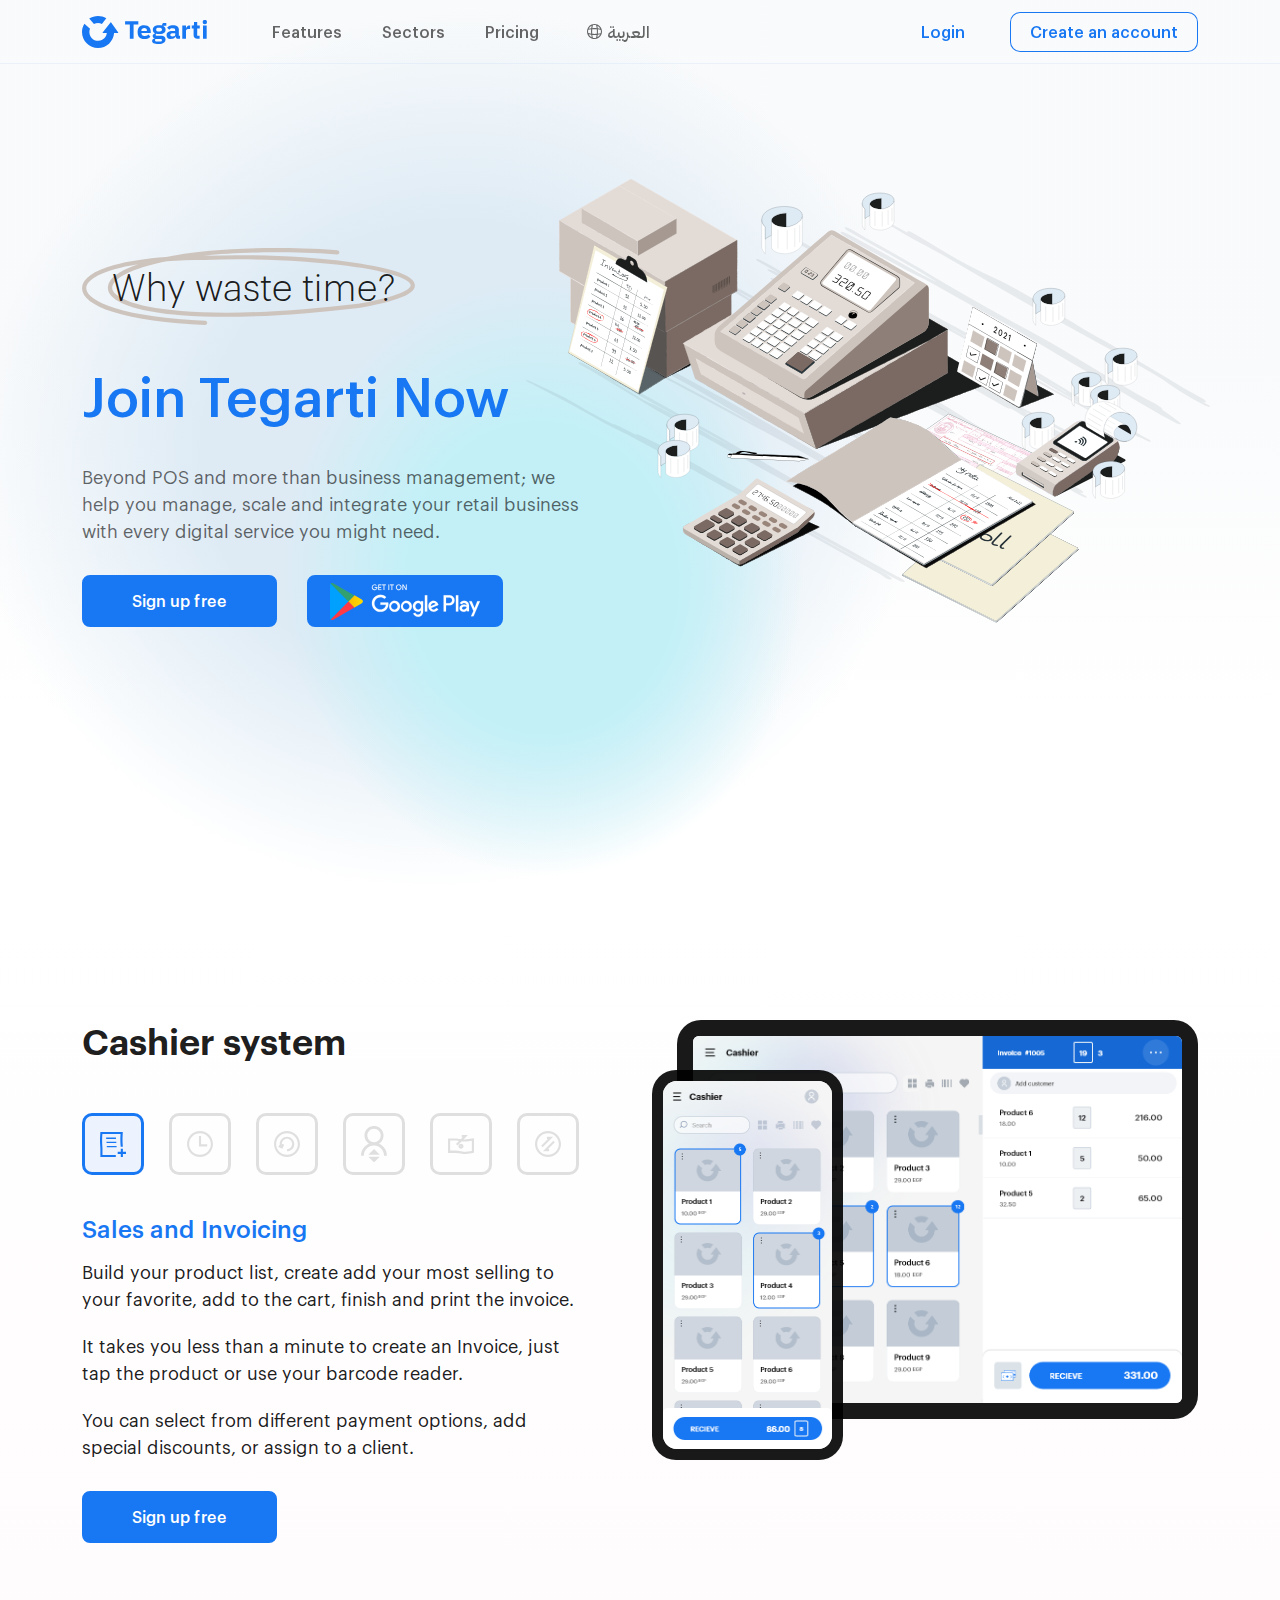
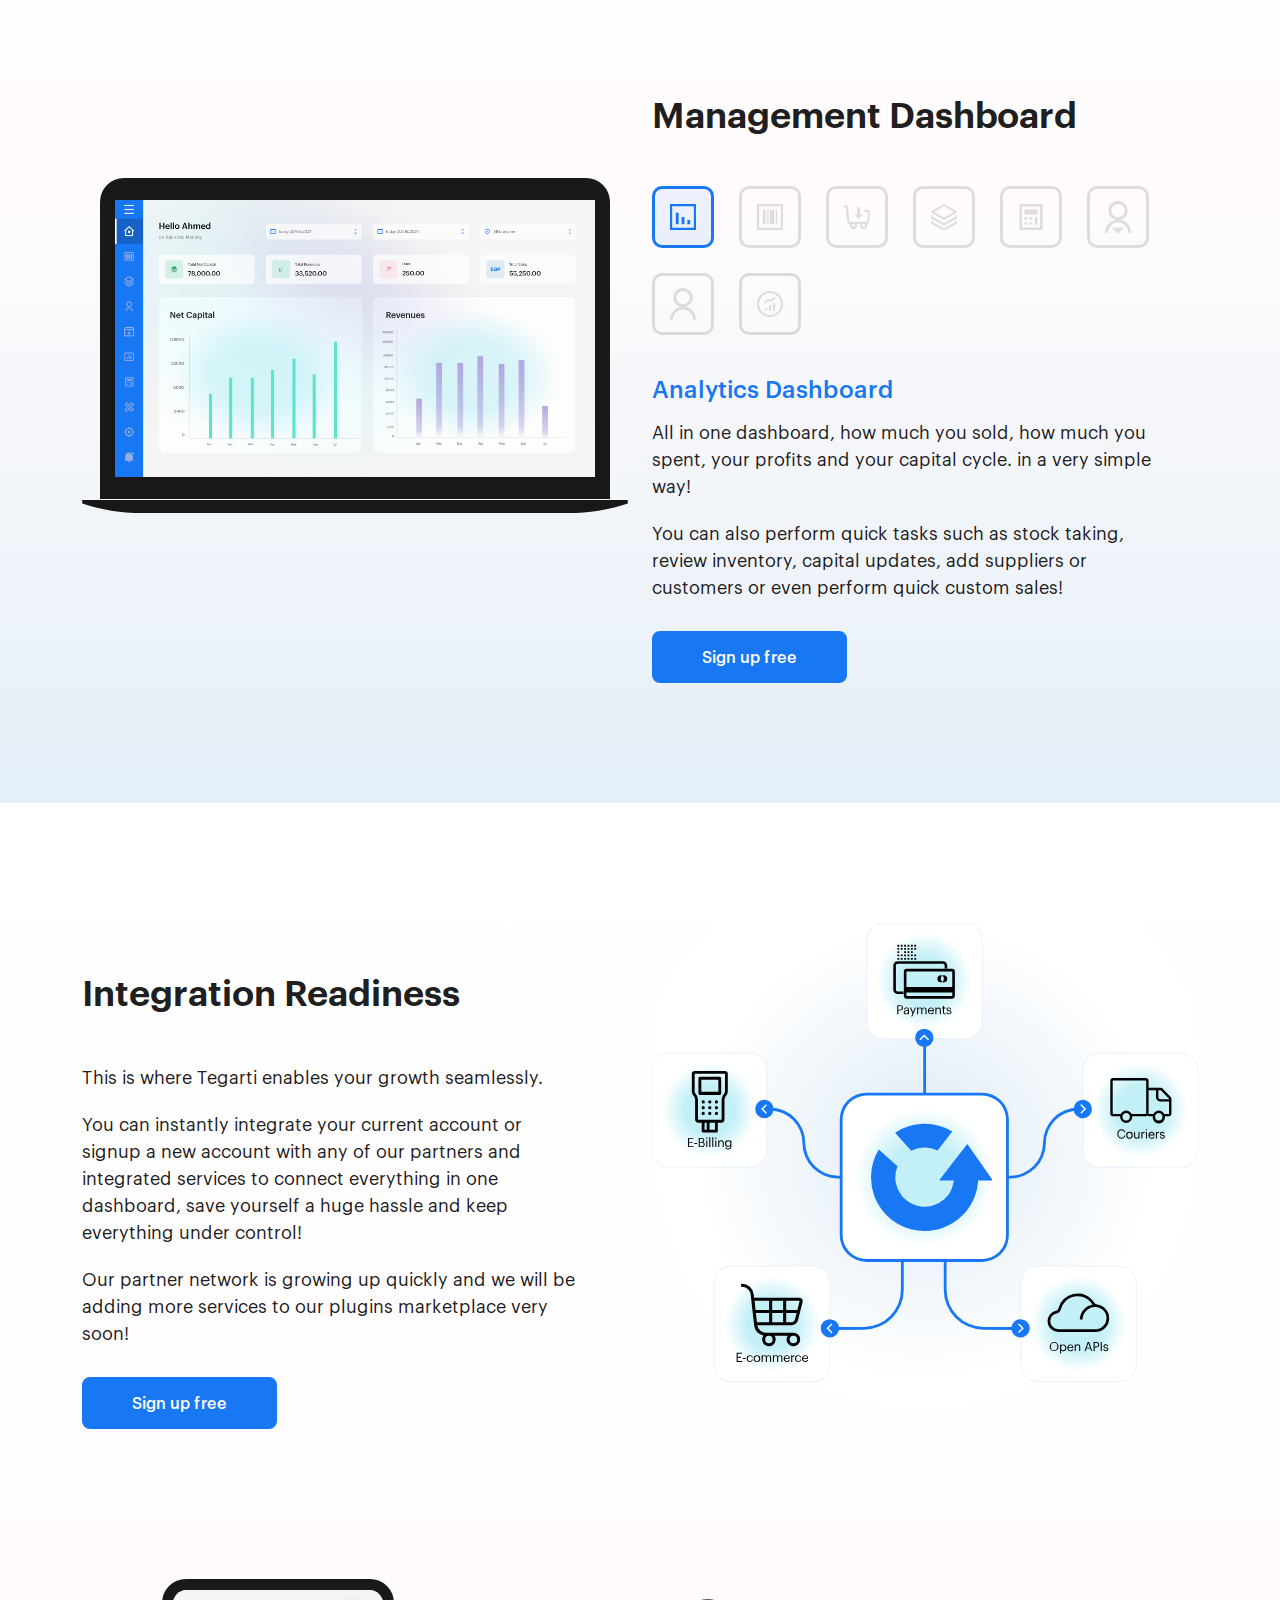
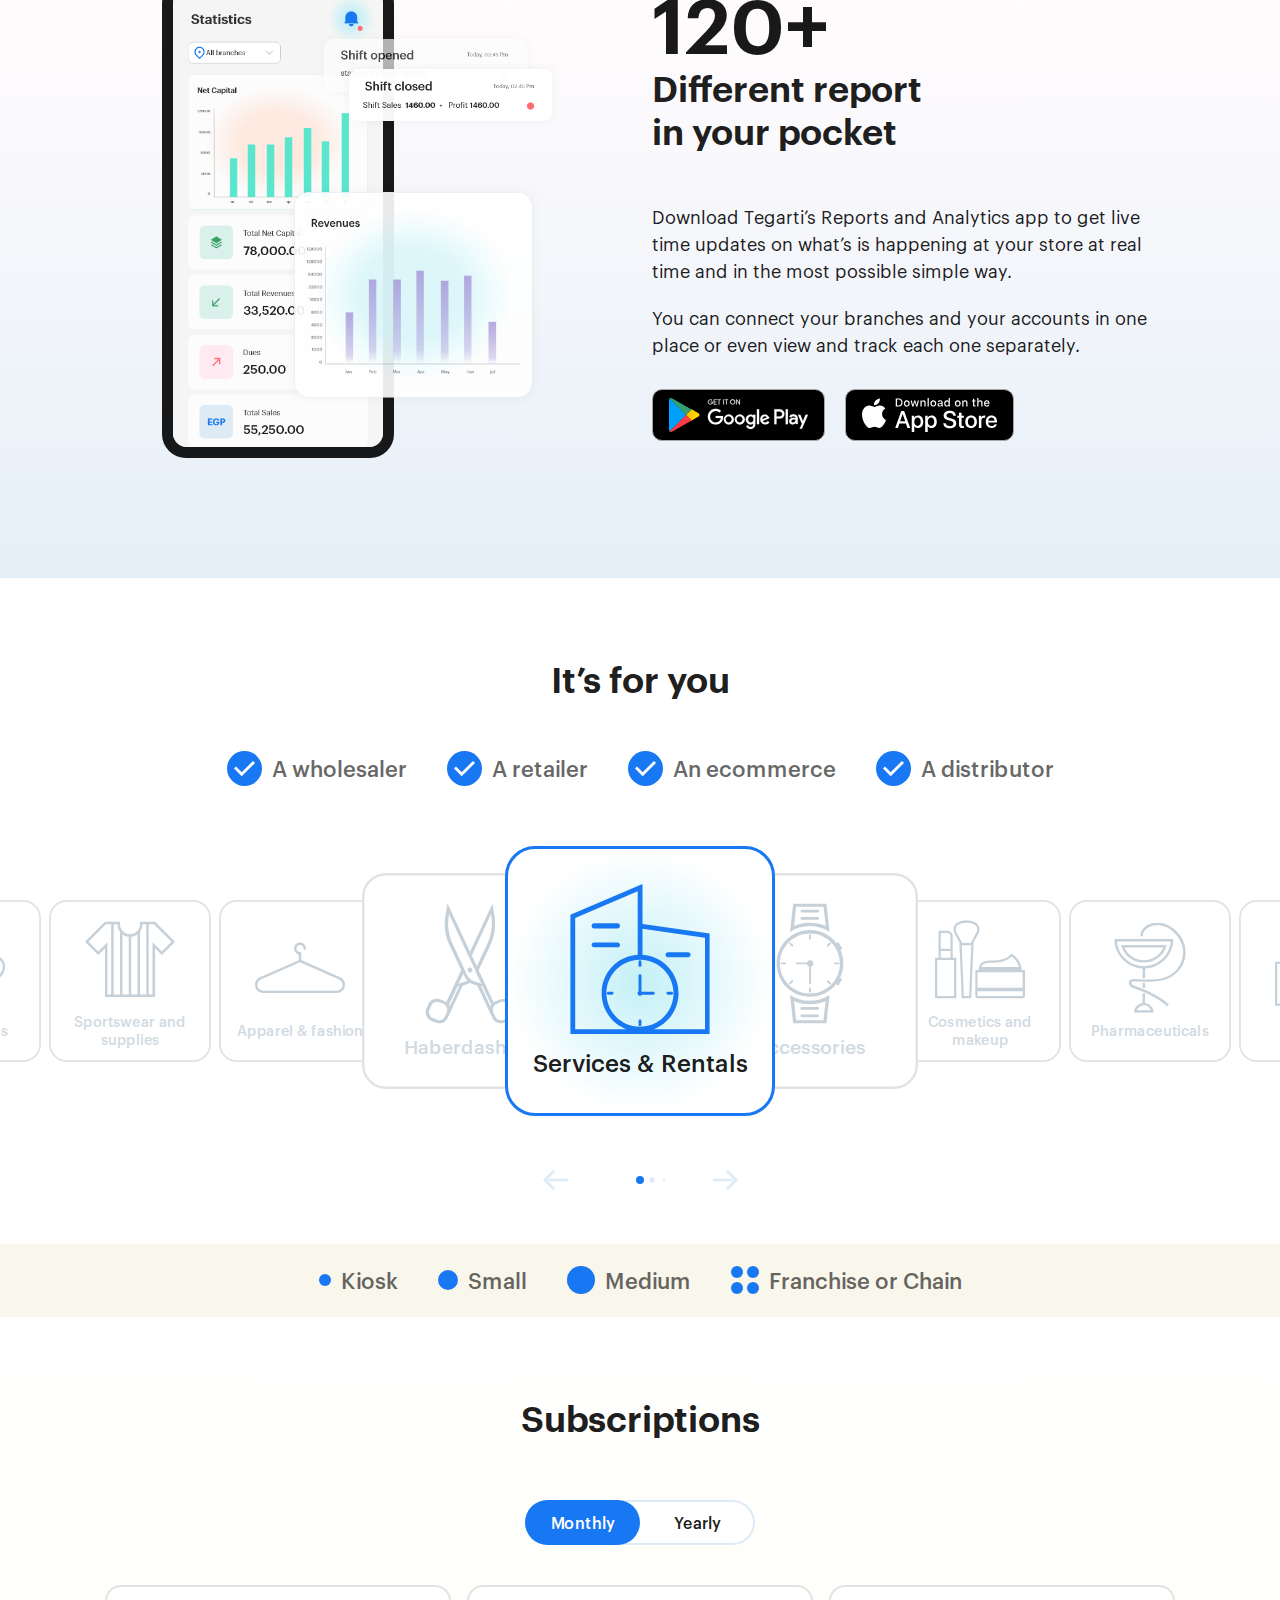
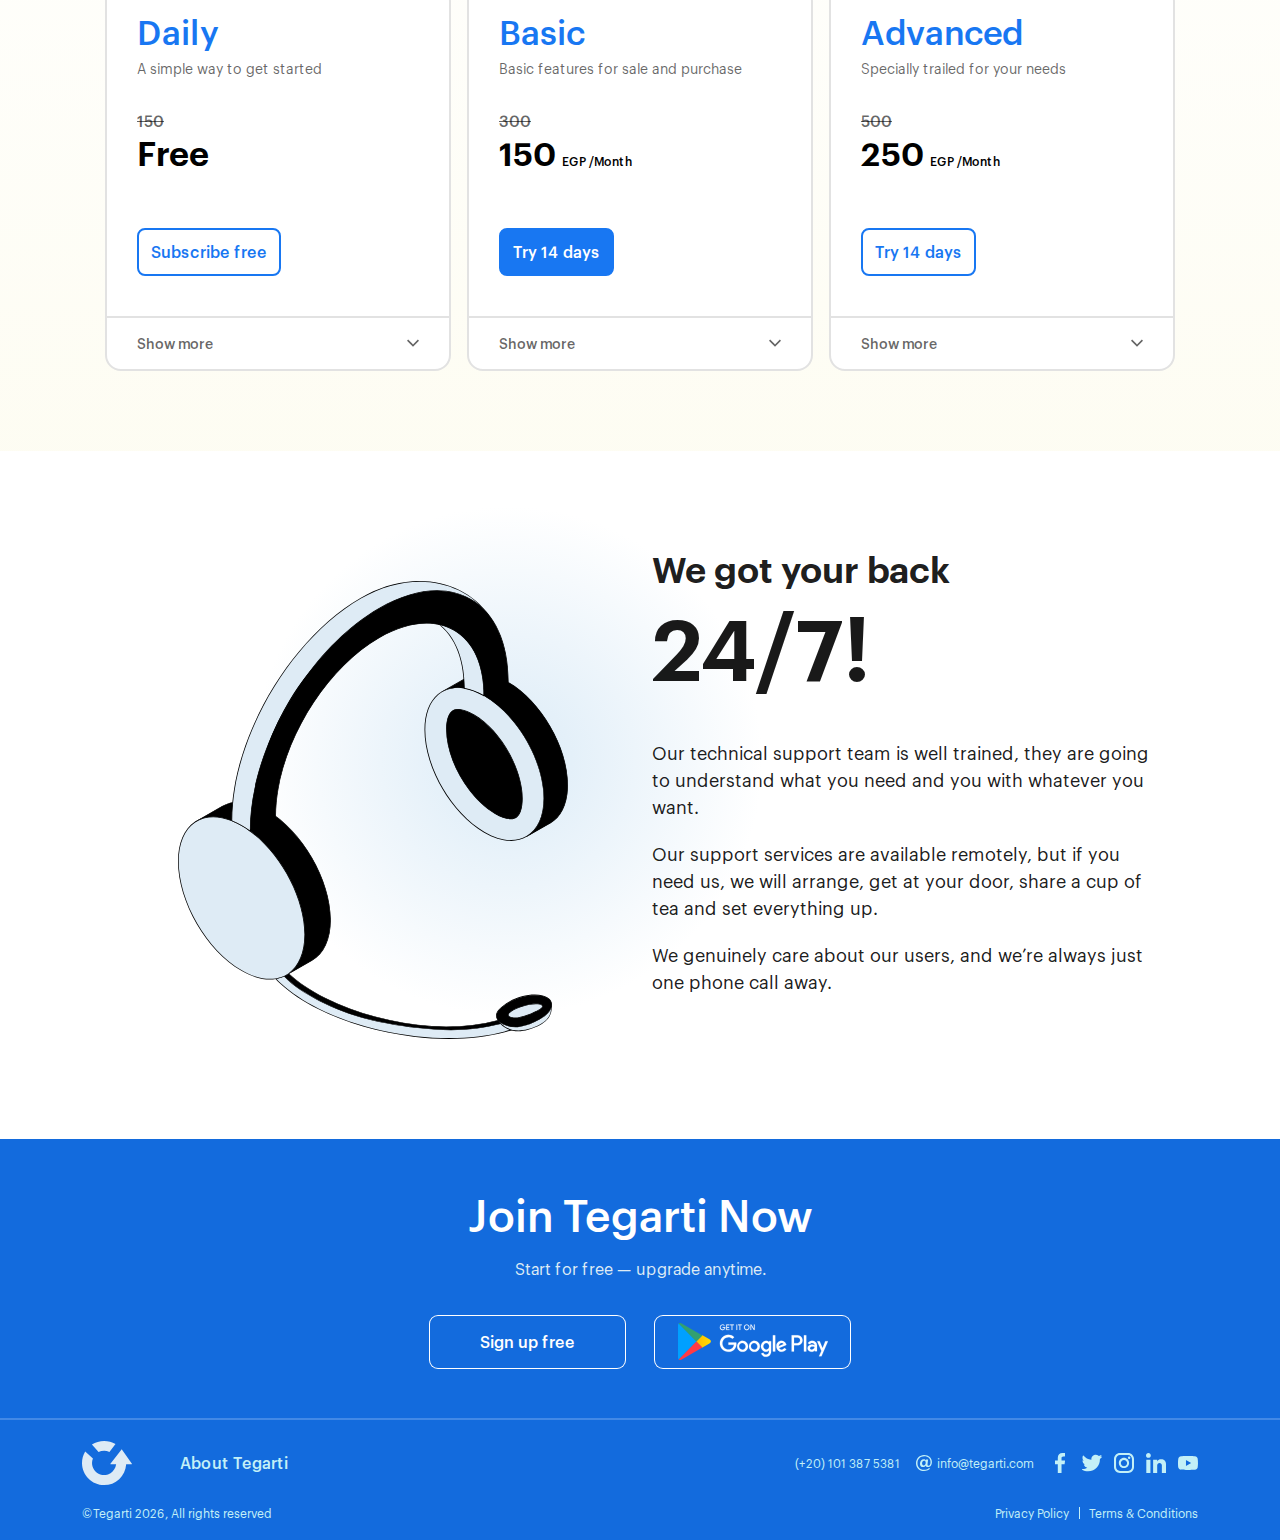
<file: index.html>
<!DOCTYPE html>
<html lang="en" dir="ltr">

<head>
    <meta charset="UTF-8">
    <meta http-equiv="X-UA-Compatible" content="IE=edge">
    <meta name="viewport" content="width=device-width, initial-scale=1.0">
    <link rel="icon" type="image/svg+xml" href="images/favicon.svg">
    <link rel="icon" type="image/png" href="images/favicon.png">
    <title>Homepage - Tegarti</title>
    <link rel="stylesheet" href="css/bootstrap.min.css">
    <link rel="stylesheet" href="css/swiper-bundle.min.css">
    <link rel="stylesheet" href="css/style.min.css">
</head>

<body>
    <main class="home-page">
        <header>
            <div class="container">
                <div class="row">
                    <div class="d-flex align-items-center col-9 col-md-9 col-lg-2">
                        <a href="index.html" class="header-logo">
                            <svg width="155.8" height="40" viewBox="0 0 155.8 40">
                                <path d="M9,3.3C12.2,1.2,16,0,20,0c3.6,0,7.2,1,10.3,2.9l-5.5,7.1c-1.5-0.7-3.1-1.1-4.8-1.1c-1.8,0-3.5,0.4-5.1,1.2L9,3.3z M20,40 c5.1,0,10-1.9,13.7-5.4c3.7-3.5,5.9-8.2,6.3-13.2l0-0.3h5c0.1,0,0.2-0.1,0.2-0.1c0,0,0-0.1,0-0.3l0,0l-9.1-13c0,0,0,0-0.1,0 c0,0,0,0-0.1,0c0,0-0.1,0-0.1,0l-10.1,13l0,0c-0.1,0.1-0.1,0.2,0,0.3c0,0,0.1,0.1,0.2,0.1h5l0,0.4c-0.4,3.3-2.4,6.3-5.4,8 c0,0-0.1,0-0.1,0.1l0,0c-1.6,0.9-3.5,1.4-5.3,1.4c-4.8,0-9-3.1-10.4-7.7c-0.3-1-0.5-2.1-0.5-3.2c0-1.4,0.3-2.8,0.8-4.1l-7-6.2 C1,12.8,0,16.3,0,20C0,31,9,40,20,40 M70.2,6.6H53.7v4.2h5.9v17.6h4.7V10.8h5.9V6.6z M83.9,14.1c-0.6-0.7-1.4-1.4-2.4-1.8 c-1.9-0.9-5.8-1-7.8-0.1c-1,0.4-1.8,1-2.4,1.7c-0.7,0.7-1.2,1.6-1.5,2.7c-0.3,1.1-0.5,2.2-0.5,3.5c0,1.3,0.2,2.5,0.5,3.6 c0.3,1.1,0.8,1.9,1.5,2.7c0.7,0.7,1.5,1.3,2.5,1.7c2.1,0.9,6.2,0.8,8.5-0.1c1.2-0.5,2.1-1.2,2.9-2l-2.3-2.9c-0.5,0.5-1.1,1-1.7,1.4 c-1.3,0.8-5,0.8-6.2-0.4c-0.6-0.6-0.9-1.5-0.9-2.5v-0.2v0h1.4h0.8h9.4v-1.4c0-1.1-0.1-2.1-0.4-3.2C85,15.8,84.5,14.9,83.9,14.1z M80.9,18.6h-4.7h-0.8H74v-0.2c0-4,4.8-4.3,6.2-2.4c0.4,0.6,0.7,1.4,0.7,2.4V18.6z M100.5,9.4c-0.7,0.6-0.6,1.7-0.6,2.5 c-0.8-0.2-2.4-0.4-4-0.3c-2.2,0.1-4.7,0.5-5.9,1.5c-1.2,1-1.7,2.3-1.7,4c0,2.1,0.9,3.8,2.9,4.7V22c-3.7,0.8-3.4,3.5-2.5,4.8 c0.4,0.5,1,0.9,1.8,1v0.3c-1.8,0.2-3.1,1.2-3.1,3.1c0,1.3,0.6,2.2,1.8,2.8c2.5,1.3,7.9,1.1,10.2,0.6c2.9-0.6,4.7-2.1,4.7-5.1 c0-1.5-0.4-2.7-1.4-3.5c-0.9-0.8-2.3-1.3-4.3-1.3h-4.7c-0.7,0-1.2-0.1-1.5-0.3c-0.3-0.2-0.4-0.5-0.4-0.9c0-0.6,0.2-1,0.7-1.3 c2,0.5,11.7,1.5,11.7-5.1c0-2.1-0.9-3.8-2.8-4.7v-0.1h3.7V8.9h-2.6C101.5,8.9,100.9,9.1,100.5,9.4z M97.1,28.7c1,0,1.6,0.1,2,0.4 c0.4,0.2,0.6,0.6,0.6,1.1c0,2-2.7,1.7-5.3,1.7c-1.6,0-3.4-0.1-3.4-1.7c0-0.5,0.2-1.1,0.6-1.5H97.1z M96.2,19.4 c-2.5-0.1-3.8-0.2-3.8-2.5c0.1-2,1.4-2.3,3.7-2.3c2.2,0,3.6,0.5,3.6,2.4C99.7,19.3,98.3,19.5,96.2,19.4z M132.2,12.3 c-0.5,0.2-0.9,0.5-1.2,0.8c-0.3,0.3-0.6,0.7-0.8,1.1c-0.2,0.4-0.3,0.9-0.4,1.3h-0.2V12h-4.6v16.4h4.6v0v-9.5c0-1,0.3-1.6,1-2 c0.6-0.3,1.7-0.5,3-0.5h1.2V12h-0.8C133.2,12,132.7,12.1,132.2,12.3z M143.7,7.6h-4.1v2.7c0,0.6-0.1,1-0.3,1.3 c-0.2,0.3-0.6,0.4-1.3,0.4h-1.2v3.6h2.3v8c0,1.6,0.4,2.7,1.2,3.6c0.8,0.8,2,1.2,3.6,1.2h2.7v0v-3.6h-3v-9.2h3.2V12h-3.2V7.6z M150.8,28.3h4.6V12h-4.6V28.3z M155.1,5.6c-0.4-0.4-1.1-0.6-2-0.6c-1,0-1.6,0.2-2,0.6c-0.4,0.4-0.6,1-0.6,1.6V8 c0,0.7,0.2,1.2,0.6,1.6c0.4,0.4,1.1,0.6,2,0.6c1,0,1.6-0.2,2-0.6c0.4-0.4,0.6-1,0.6-1.6V7.3C155.8,6.6,155.6,6.1,155.1,5.6z M120.8,17.6c0-1.9-0.6-3.4-1.7-4.4c-2.3-2-8.3-1.9-10.5-0.7c-1,0.5-1.8,1.3-2.5,2.3l2.7,2.4c0.3-0.5,0.8-0.9,1.3-1.3 c1.3-1,4.6-0.7,5.4,0.1c0.7,0.8,0.6,1.8,0.6,2.9c-3.5,0-10.7-0.7-10.7,5.1c0,1.4,0.4,2.5,1.3,3.4c2.2,2.3,7.2,1,8,0.5 c0.8-0.5,1.4-1.4,1.7-2.4h0.2c0.3,1.7,1.4,2.9,3.1,2.9h2.5v-3.6h-1.5V17.6z M116.2,23.4c0,0.7-0.3,1.3-0.8,1.6 c-1.4,0.8-4,0.6-4.7,0.1c-0.6-0.4-0.6-1.2-0.6-1.8c0-2.1,2.5-1.8,6.1-1.8V23.4z"></path>
                            </svg>
                        </a>
                    </div>
                    <div class="col-lg-6 d-none d-lg-flex align-items-center gap-5">
                        <nav>
                            <a href="#features">Features</a>
                            <a href="#sectors">Sectors</a>
                            <a href="#pricing">Pricing</a>
                        </nav>
                        <a href="index-ar.html" class="language-switcher">
                            <svg viewBox="0 0 28 28">
                                <path d="M26.9,19.4c0.7-1.7,1.1-3.5,1.1-5.4c0-7.7-6.3-14-14-14c-1.9,0-3.7,0.4-5.4,1.1c0,0,0,0,0,0C3.6,3.2,0,8.2,0,14 c0,1.9,0.4,3.7,1.1,5.4c0,0,0,0,0,0c1.4,3.4,4.1,6.1,7.5,7.5c0,0,0,0,0,0c1.7,0.7,3.5,1.1,5.4,1.1C19.8,28,24.8,24.4,26.9,19.4 C26.9,19.4,26.9,19.4,26.9,19.4z M2,14c0-1.1,0.2-2.1,0.4-3.1c1.8-0.4,3.5-0.8,5.3-1c-0.2,2.7-0.2,5.4,0,8.1c-1.8-0.2-3.6-0.6-5.3-1 C2.2,16.1,2,15.1,2,14z M9.8,9.8c2.8-0.2,5.7-0.2,8.5,0c0.2,2.8,0.2,5.7,0,8.5c-2.8,0.2-5.7,0.2-8.5,0C9.5,15.4,9.5,12.6,9.8,9.8z M20.3,10c1.8,0.2,3.6,0.6,5.3,1c0.3,1,0.4,2,0.4,3.1c0,1.1-0.2,2.1-0.4,3.1c-1.8,0.4-3.5,0.8-5.3,1C20.5,15.4,20.5,12.6,20.3,10z M24.8,8.7c-1.5-0.3-3.1-0.6-4.7-0.8c-0.2-1.6-0.5-3.1-0.8-4.7C21.7,4.4,23.6,6.3,24.8,8.7z M17.1,2.4c0.4,1.8,0.8,3.5,1,5.3 c-2.7-0.2-5.4-0.2-8.1,0c0.2-1.8,0.6-3.6,1-5.3c1-0.3,2-0.4,3.1-0.4C15.1,2,16.1,2.2,17.1,2.4z M8.7,3.3C8.4,4.8,8.1,6.3,7.9,7.9 C6.4,8.1,4.8,8.4,3.2,8.7C4.4,6.3,6.3,4.4,8.7,3.3z M3.3,19.3c1.5,0.3,3.1,0.6,4.7,0.8c0.2,1.6,0.4,3.1,0.8,4.7 C6.3,23.6,4.4,21.7,3.3,19.3z M10.9,25.6c-0.4-1.8-0.8-3.5-1-5.3c1.3,0.1,2.7,0.2,4,0.2c1.3,0,2.7-0.1,4-0.2c-0.2,1.8-0.6,3.6-1,5.3 c-1,0.3-2,0.4-3.1,0.4S11.9,25.8,10.9,25.6z M19.3,24.8c0.3-1.5,0.6-3.1,0.8-4.7c1.6-0.2,3.1-0.4,4.7-0.8 C23.6,21.7,21.7,23.6,19.3,24.8z"></path>
                            </svg>
                            <span>العربية</span>
                        </a>
                    </div>
                    <div class="col-lg-4 d-none d-lg-flex align-items-center">
                        <div class="account-area">
                            <a class="login--btn" href="https://store.tegarti.com/#/auth/login" target="_blank" rel="noopener">Login</a>
                            <a class="register--btn" href="https://cashier.tegarti.com/#/auth/register" target="_blank" rel="noopener">Create an account</a>
                        </div>
                    </div>
                    <div class="col-3 col-md-3 d-flex d-lg-none">
                        <a href="#" class="mobile-menu__toggle">
                            <svg width="512" height="512" viewBox="0 0 512 512">
                                <path d="M16,110h480c8.8,0,16-7.2,16-16c0-8.8-7.2-16-16-16H16C7.2,78,0,85.2,0,94S7.2,110,16,110z M496,240H16c-8.8,0-16,7.2-16,16 c0,8.8,7.2,16,16,16h480c8.8,0,16-7.2,16-16C512,247.2,504.8,240,496,240z M496,402H176c-8.8,0-16,7.2-16,16c0,8.8,7.2,16,16,16h320 c8.8,0,16-7.2,16-16C512,409.2,504.8,402,496,402z"></path>
                            </svg>
                        </a>
                    </div>
                </div>
            </div>
        </header>
        <section class="hero">
            <div class="container position-relative">
                <div class="artwork">
                    <img src="images/hero-artwork-en.svg" alt="">
                </div>
                <div class="hero-data">
                    <div class="hero-title">
                        <h3>Why waste time?</h3>
                        <svg viewBox="0 0 469.8 108.6">
                            <path d="M173.7,108.5c0,0-0.1,0-0.1,0c-53.7-2.1-98.4-8.3-129.4-18.1C15,81.1-0.2,69.3,0,56.4c0.3-13,16-24.1,45.4-32.3 c19.6-5.4,44.4-9.2,73.2-11.3c5.1-1,10.3-2,15.7-2.9c42-6.9,115.3-13.8,226-6.9c1.7,0.1,2.9,1.5,2.8,3.2c-0.1,1.7-1.5,2.9-3.2,2.8 c-82.8-5.1-144.5-2.6-187.8,1.9c0.5,0,1,0,1.5,0c69.3-2.3,142.4,0.7,200.7,8.4c27.7,3.7,50.8,8.3,66.9,13.3 c18.4,5.8,27.6,12.1,28.4,19.2c0.8,8-6.5,20.1-79.1,32.8l-0.2,0c-100,11.9-186.7,15.4-250.8,10.2C84.7,90.4,49.1,79.8,39.3,64.8 c-3.6-5.5-3.7-11.4-0.4-17.1c5.2-9,19.2-17.5,40.2-24.6C27.1,31.2,6.2,45.6,6,56.5c-0.2,9.7,14.4,20,40,28.1 c30.5,9.6,74.7,15.8,127.8,17.9c1.7,0.1,2.9,1.5,2.9,3.1C176.6,107.2,175.3,108.5,173.7,108.5z M119.8,18.6 C79,26.8,51.2,38.5,44.1,50.7c-2.2,3.7-2.1,7.3,0.2,10.8c4.1,6.2,21.6,21.4,95.8,27.4c63.6,5.2,149.9,1.7,249.5-10.2 c71.8-12.5,74.3-24.1,74.1-26.3c-0.7-7.2-24.8-18.6-90.1-27.2c-58-7.7-130.8-10.7-199.7-8.4l-0.1,0 C153.7,16.9,135.8,17.5,119.8,18.6z"></path>
                        </svg>
                    </div>
                    <div class="hero-subtitle">
                        <h2>Join Tegarti Now</h2>
                    </div>
                    <p class="hero-description">Beyond POS and more than business management; we help you manage, scale and integrate your retail business with every digital service you might need.</p>
                    <div class="cta-btns">
                        <a class="btn btn-primary" href="https://cashier.tegarti.com/#/auth/register" target="_blank" rel="noopener">Sign up free</a>
                        <a class="btn btn-primary google-play--btn" href="https://play.google.com/store/apps/details?id=com.tegarti.pos&hl=ar&gl=eg" target="_blank" rel="noopener">
                            <img src="images/google-play-btn.svg" alt="">
                        </a>
                    </div>
                </div>
            </div>
        </section>
        <section class="features" id="features">
            <div class="container">
                <div class="row">
                    <div class="col-12 col-lg-6 order-1 order-lg-0">
                        <h3>Cashier system</h3>
                        <div class="features__tabs">
                            <a href="#" data-tab="sales" class="active">
                                <svg viewBox="0 0 36 34.7">
                                    <path d="M3.4,31.8h18.5v2.9H0.5V23.1l-0.3-5.5c-0.3-4-0.3-8.1,0-12.1L0.5,0h31.1l-0.2,3.6c-0.3,4.4-0.3,8.8,0,13.2l0.2,3.5h-2.9 L28.4,17c-0.3-4.5-0.3-9.1,0-13.6l0-0.5H3.3L3.1,5.7c-0.2,3.9-0.2,7.8,0,11.7L3.4,23l0,0.1V31.8z M36,27.5h-4.3v-4.3h-2.9v4.3h-4.3 v2.9h4.3v4.3h2.9v-4.3H36V27.5z M22.1,7.7H8.5v1.9h13.6V7.7z M22.6,13.5H9v1.9h13.6V13.5z M9.4,21.2H23v-1.9H9.4V21.2z"></path>
                                </svg>
                            </a>
                            <a href="#" data-tab="shifts">
                                <svg viewBox="0 0 36 36">
                                    <path d="M18,0C8.1,0,0,8.1,0,18s8.1,18,18,18l0,0c9.9,0,18-8.1,18-18l0,0C36,8.1,27.9,0,18,0z M18,33C9.7,33,3,26.3,3,18 C3,9.7,9.7,3,18,3c8.3,0,15,6.7,15,15C33,26.3,26.3,33,18,33z M19.5,7h-3v14.5H28v-3h-8.5V7z"></path>
                                </svg>
                            </a>
                            <a href="#" data-tab="invoices">
                                <svg viewBox="0 0 36 36">
                                    <path d="M18,0C8.1,0,0,8.1,0,18s8.1,18,18,18l0,0c9.9,0,18-8.1,18-18l0,0C36,8.1,27.9,0,18,0z M18,33C9.7,33,3,26.3,3,18 C3,9.7,9.7,3,18,3c8.3,0,15,6.7,15,15C33,26.3,26.3,33,18,33z M18,7.9C12.4,7.9,7.9,12.4,7.9,18c0,0.6,0.1,1.2,0.2,1.8l-0.8-0.4 L6,22.1l5.6,2.6l2.6-5.6l-2.7-1.3L11,19c-0.1-0.3-0.1-0.7-0.1-1c0-3.9,3.2-7.1,7.1-7.1c3.9,0,7.1,3.2,7.1,7.1c0,3.9-3.2,7.1-7.1,7.2 v3c5.6,0,10.1-4.5,10.1-10.2C28.1,12.4,23.6,7.9,18,7.9z"></path>
                                </svg>
                            </a>
                            <a href="#" data-tab="accounts">
                                <svg viewBox="0 0 25.7 36">
                                    <path d="M17.8,17.5c2.8-1.7,4.5-4.8,4.5-8.1c0-5.2-4.2-9.5-9.5-9.5C7.6,0,3.4,4.2,3.4,9.5c0,0,0,0,0,0c0,3.3,1.7,6.3,4.5,8.1 C3.1,19.5,0,24.2,0,29.4h2.8c0-5.5,4.5-10,10-10c5.5,0,10,4.5,10,10h2.8C25.7,24.2,22.6,19.5,17.8,17.5z M12.9,2.8 c3.7,0,6.6,3,6.6,6.6c0,3.7-3,6.6-6.6,6.6c-3.7,0-6.6-3-6.6-6.6C6.2,5.8,9.2,2.8,12.9,2.8z M12.9,36l5.7-5.7H7.2L12.9,36z M7.2,28.4 h11.4l-5.7-5.7L7.2,28.4z"></path>
                                </svg>
                            </a>
                            <a href="#" data-tab="expenses">
                                <svg viewBox="0 0 36 26.1">
                                    <path d="M28.1,5.7C26.4,6,24.7,6.1,23,6.1c-0.5,0-1,0-1.4,0l6-6H19v3h1.4l-2.7,2.7c-0.6-0.1-1.2-0.2-1.8-0.3l-0.4-0.1 c-2.3-0.5-4.7-0.7-7.1-0.7H0v20.1h10.4c2.4,0,4.8,0.3,7.1,0.7c2.3,0.5,4.7,0.7,7.1,0.7c2,0,4-0.2,5.9-0.5l5.5-1V4.5L28.1,5.7z M33,22.1l-3,0.5c-1.8,0.3-3.6,0.5-5.4,0.5c-2.2,0-4.3-0.2-6.5-0.7c-2.5-0.5-5.1-0.8-7.7-0.8H3V7.5h5.4c2.2,0,4.3,0.2,6.5,0.7 l0.3,0.1l-4.2,4.2l2.1,2.1l5.7-5.7C20.2,9,21.6,9.1,23,9.1c1.9,0,3.7-0.1,5.6-0.4L33,8L33,22.1z M18,12c-1.9,0-3.5,1.6-3.5,3.5 c0,1.9,1.6,3.5,3.5,3.5l0,0c1.9,0,3.5-1.6,3.5-3.5l0,0C21.5,13.6,19.9,12,18,12z M17.5,15.5c0-0.3,0.2-0.5,0.5-0.5s0.5,0.2,0.5,0.5 C18.5,16.1,17.5,16.1,17.5,15.5z"></path>
                                </svg>
                            </a>
                            <a href="#" data-tab="cash-flow">
                                <svg viewBox="0 0 36 36">
                                    <path d="M18,0C8.1,0,0,8.1,0,18s8.1,18,18,18s18-8.1,18-18S27.9,0,18,0z M18,33C9.7,33,3,26.3,3,18C3,9.7,9.7,3,18,3 c8.3,0,15,6.7,15,15C33,26.3,26.3,33,18,33z M16.5,8v3h1.4l-9.4,9.4l2.1,2.1L25.1,8L16.5,8z M25.4,13.4L10.9,28h8.6v-3h-1.4l9.4-9.4 L25.4,13.4z"></path>
                                </svg>
                            </a>
                        </div>
                        <div class="tabs-content">
                            <div class="tab-content tab-content--shown" data-content="sales">
                                <h4>Sales and Invoicing</h4>
                                <p>Build your product list, create add your most selling to your favorite, add to the cart, finish and print the invoice.</p>
                                <p>It takes you less than a minute to create an Invoice, just tap the product or use your barcode reader.</p>
                                <p>You can select from different payment options, add special discounts, or assign to a client.</p>
                            </div>
                            <div class="tab-content" data-content="shifts">
                                <h4>Shifts Management</h4>
                                <p>Start a new shift, enter your pin code for quick access and multilayer security, and add the starting balance and you are ready to go.</p>
                                <p>Finish the open shift with available in draw balance, review total’s history, and select the account you want to deposit the money into.</p>
                            </div>
                            <div class="tab-content" data-content="invoices">
                                <h4>Invoices and History</h4>
                                <p>Review the history of your invoices, with quick analysis on the totals, cash or digital transactions balance.</p>
                                <p>Review the list of total sales, returns or saved Invoices with details on Invoice’s number, time of record, total amount and more.</p>
                                <p>You can also search with client’s name if registered, which takes us to Tegarti’s awesome yet simple customer management tool swipe next!</p>
                            </div>
                            <div class="tab-content" data-content="accounts">
                                <h4>Customers and suppliers accounts</h4>
                                <p>You most probably know your retaining customers, but do you keep a record of them?
                                    You can now build your customers list, add their names, their contacts, their addresses, their balance, their dues, and even customize special discount rates!
                                    All in one awesome screen!</p>
                                <p>Not only that, you can also add your suppliers and all of their details and dues for quicker access.</p>
                                <p>Not you can see a simple balance analysis for your capital in this feature, but you can also create reminders, add notes, and perform quick settlements for any given invoice!</p>
                            </div>
                            <div class="tab-content" data-content="expenses">
                                <h4>Expenses</h4>
                                <p>Sometimes you have to pay someone, buy something, or manage a non-expected situation and you just forget to write it down, right?
                                    It’s a hassle we can relate to!</p>
                                <p>Now you can use Tegarti's expenses management feature to keep record of all your expenses in the most direct, and simple way.</p>
                                <p>Just add the amount, add a note and it’s done... only in 30 seconds!</p>
                                <p>You can also view and search all your expenses by date, time or amount.</p>
                            </div>
                            <div class="tab-content" data-content="cash-flow">
                                <h4>Cash Flow</h4>
                                <p>You are in control!</p>
                                <p>You can customize your default preferences using settings features, starting from the language, the so many printing options, counters, and store details, almost everything you would need!</p>
                                <p>You can also define defaults of customers’ location in your local area to simplify adding their details later!</p>
                                <p>We got your back!</p>
                            </div>
                        </div>
                        <a class="btn btn-primary" href="https://cashier.tegarti.com/#/auth/register" target="_blank" rel="noopener">Sign up free</a>
                    </div>
                    <div class="col-12 col-lg-6">
                        <div class="features__preview has-two-devices">
                            <div class="tablet">
                                <div class="tablet__screen">
                                    <img src="images/tablet.png" alt="">
                                </div>
                            </div>
                            <div class="mobile">
                                <div class="mobile__screen">
                                    <img src="images/mobile.png" alt="">
                                </div>
                            </div>
                        </div>
                    </div>
                </div>
                <div class="row">
                    <div class="col-12 col-lg-6 mb-5 mb-lg-0">
                        <div class="features__preview">
                            <div class="laptop">
                                <div class="laptop__screen">
                                    <img src="images/desktop.png" alt="">
                                </div>
                            </div>
                        </div>
                    </div>
                    <div class="col-12 col-lg-6">
                        <h3>Management Dashboard</h3>
                        <div class="features__tabs">
                            <a href="#" data-tab="dashboard" class="active">
                                <svg viewBox="0 0 36 36">
                                    <path d="M16,18.1h4V28h-4V18.1z M8,12h4v16H8V12z M24,22h4v6h-4V22z M35.6,0H0.4C0.2,0,0,0.2,0,0.4v35.2 C0,35.8,0.2,36,0.4,36h35.2c0.2,0,0.4-0.2,0.4-0.4V0.4C36,0.2,35.8,0,35.6,0z M33,33H3V3h30V33z"></path>
                                </svg>
                            </a>
                            <a href="#" data-tab="products">
                                <svg viewBox="0 0 36 36">
                                    <path d="M8,8h4v20H8V8z M14.1,8h2v20h-2V8z M18,8h6v20h-6V8z M26,8h2v20h-2V8z M35.6,0H0.4C0.2,0,0,0.2,0,0.4v35.2 C0,35.8,0.2,36,0.4,36h35.2c0.2,0,0.4-0.2,0.4-0.4V0.4C36,0.2,35.8,0,35.6,0z M33,33H3V3h30V33z"></path>
                                </svg>
                            </a>
                            <a href="#" data-tab="purchases">
                                <svg viewBox="0 0 36 33.3">
                                    <path d="M35.1,7.7c-0.7-0.7-1.6-1.1-2.6-1.1h-4.3v3h4.3c0.1,0,0.3,0.1,0.4,0.2C32.9,9.9,33,10,33,10.2l-1,12.5 c0,0.3-0.2,0.5-0.5,0.5H7.9c-0.3,0-0.5-0.2-0.5-0.5L5.6,3.2C5.5,1.4,3.9,0,2.1,0H0v3h2.1c0.3,0,0.5,0.2,0.5,0.5L4.4,23 c0.2,1.8,1.7,3.2,3.5,3.2h0.6c-0.3,0.6-0.4,1.3-0.4,2.1c0,2.8,2.3,5,5,5l0,0c2.8,0,5-2.3,5-5c0,0,0,0,0,0c0-0.7-0.2-1.4-0.4-2.1h4.9 c-0.3,0.6-0.4,1.3-0.4,2.1c0,2.8,2.3,5,5,5l0,0c2.8,0,5-2.3,5-5c0,0,0,0,0,0c0-0.7-0.2-1.4-0.5-2.1c1.7-0.2,3-1.5,3.2-3.2l1-12.5 C36.1,9.4,35.7,8.5,35.1,7.7z M13.1,30.3c-1.1,0-2-0.9-2-2c0-1.1,0.9-2,2-2c1.1,0,2,0.9,2,2C15.1,29.4,14.2,30.3,13.1,30.3 L13.1,30.3z M27.2,30.3c-1.1,0-2-0.9-2-2c0-1.1,0.9-2,2-2c1.1,0,2,0.9,2,2C29.2,29.4,28.3,30.3,27.2,30.3L27.2,30.3z M20.2,19.2l6-6 h-4V3.1h-4v10.1h-4L20.2,19.2z"></path>
                                </svg>
                            </a>
                            <a href="#" data-tab="inventory">
                                <svg viewBox="0 0 36 36.9">
                                    <path d="M1.3,12.5l15.8,9c0.3,0.2,0.6,0.2,0.9,0.2c0.3,0,0.6-0.1,0.9-0.2l15.8-9c0.6-0.3,0.9-0.9,0.9-1.6c0-0.7-0.4-1.3-0.9-1.6 l-15.8-9c-0.6-0.3-1.3-0.3-1.8,0l-15.8,9c-0.6,0.3-0.9,0.9-0.9,1.6C0.4,11.5,0.8,12.1,1.3,12.5z M18,3.1l13.6,7.8L18,18.6L4.4,10.9 L18,3.1z M33.1,15.7v2.4L18,26.7L2.9,18.1v-2.4H0v3c0,0.7,0.4,1.3,0.9,1.6l16.2,9.2c0.3,0.2,0.6,0.2,0.9,0.2c0.3,0,0.6-0.1,0.9-0.2 l16.2-9.2c0.6-0.3,0.9-0.9,0.9-1.6v-3L33.1,15.7z M33.1,25.2L18,33.8L2.9,25.2v-1.7H0v2.3c0,0.7,0.4,1.3,0.9,1.6l16.2,9.2 c0.3,0.2,0.6,0.2,0.9,0.2c0.3,0,0.6-0.1,0.9-0.2l16.2-9.2c0.6-0.3,0.9-0.9,0.9-1.6v-2.3h-2.9L33.1,25.2z"></path>
                                </svg>
                            </a>
                            <a href="#" data-tab="accounting">
                                <svg width="34" height="34" viewBox="0 0 34 34">
                                    <path d="M3.5,0h27.1c0.9,0,1.7,0.8,1.7,1.7c0,0,0,0,0,0v30.6c0,0.9-0.8,1.7-1.7,1.7c0,0,0,0,0,0H3.5 c-0.9,0-1.7-0.8-1.7-1.7c0,0,0,0,0,0V1.7C1.8,0.8,2.5,0,3.5,0C3.5,0,3.5,0,3.5,0z M5.1,3.4v27.2h23.7V3.4H5.1z M8.5,6.8h16.9v6.8 H8.5V6.8z M8.5,17h3.4v3.4H8.5V17z M8.5,23.8h3.4v3.4H8.5V23.8z M15.3,17h3.4v3.4h-3.4L15.3,17z M15.3,23.8h3.4v3.4h-3.4L15.3,23.8z M22.1,17h3.4v10.2h-3.4L22.1,17z"></path>
                                </svg>
                            </a>
                            <a href="#" data-tab="suppliers">
                                <svg viewBox="0 0 28.7 36">
                                    <path d="M16.9,20.8c4.7-1.1,8.1-5.4,8.1-10.3C25,4.7,20.2,0,14.4,0C8.5,0,3.8,4.7,3.8,10.6c0,4.9,3.3,9.1,8.1,10.3C5,22.1,0,28,0,35 h3.2c0-6.2,5-11.2,11.2-11.2c6.2,0,11.2,5,11.2,11.2h3.2C28.7,28,23.7,22.1,16.9,20.8z M7,10.6c0-4.1,3.3-7.4,7.4-7.4 c4.1,0,7.4,3.3,7.4,7.4c0,4.1-3.3,7.4-7.4,7.4C10.3,18,7,14.7,7,10.6z M14.4,36l6.4-6.4H8L14.4,36z"></path>
                                </svg>
                            </a>
                            <a href="#" data-tab="customers">
                                <svg viewBox="0 0 28.7 36">
                                    <path d="M16.9,20.8c4.7-1.1,8.1-5.4,8.1-10.3C25,4.7,20.2,0,14.4,0C8.5,0,3.8,4.7,3.8,10.6c0,4.9,3.3,9.1,8.1,10.3C5,22.1,0,28,0,35 h3.2c0-6.2,5-11.2,11.2-11.2c6.2,0,11.2,5,11.2,11.2h3.2C28.7,28,23.7,22.1,16.9,20.8z M7,10.6c0-4.1,3.3-7.4,7.4-7.4 c4.1,0,7.4,3.3,7.4,7.4c0,4.1-3.3,7.4-7.4,7.4C10.3,18,7,14.7,7,10.6z"></path>
                                </svg>
                            </a>
                            <a href="#" data-tab="reports">
                                <svg viewBox="0 0 36 36">
                                    <path d="M18,0C8.1,0,0,8.1,0,18s8.1,18,18,18s18-8.1,18-18S27.9,0,18,0z M18,33.3C9.6,33.3,2.7,26.4,2.7,18C2.7,9.6,9.6,2.7,18,2.7 c8.4,0,15.3,6.9,15.3,15.3C33.3,26.4,26.4,33.3,18,33.3L18,33.3z M19.3,11.7h-5.6l-4.2,4l1.9,2l3.4-3.2h5.4l5.7-4.2L24.3,8 L19.3,11.7z M11.2,23.4h2.7V27h-2.7V23.4z M16.7,19.8h2.7V27h-2.7V19.8z M22.1,17.1h2.7V27h-2.7V17.1z"></path>
                                </svg>
                            </a>
                        </div>
                        <div class="tabs-content">
                            <div class="tab-content tab-content--shown" data-content="dashboard">
                                <h4>Analytics Dashboard</h4>
                                <p>All in one dashboard, how much you sold, how much you spent, your profits and your capital cycle. in a very simple way!</p>
                                <p>You can also perform quick tasks such as stock taking, review inventory, capital updates, add suppliers or customers or even perform quick custom sales!</p>
                            </div>
                            <div class="tab-content" data-content="products">
                                <h4>Products</h4>
                                <p>Here you can add your product list, create custom product identifications, or even browse from Tegarti’s ready product catalogue to save yourself a huge hassle and get ready in no time.</p>
                                <p>In Tegarti, there are so many ways to add your products’ identifications or details on multiple levels, starting from brands, products, units, categories or even tags to product details such as name, pic, SKU, buying and selling prices in addition to short description if needed.</p>
                            </div>
                            <div class="tab-content" data-content="purchases">
                                <h4>Purchases</h4>
                                <p>Quickly add your purchase orders with invoice details, and if you made any modifications on any of your orders.</p>
                                <p>You can also assign your purchase requests to your registered wholesalers.</p>
                                <p>In the near future, this feature is going to be where you shop for your business seamlessly.</p>
                            </div>
                            <div class="tab-content" data-content="inventory">
                                <h4>Inventory</h4>
                                <p>Known as most merchants’ biggest hassle, but not for Tegarti’s users!</p>
                                <p>In one simple screen, and maximum three steps, you can view, add or manage: Inventory settlements, Inventory transfers, Inventory movements, stocktaking, Inventory life cycle and levels, expiry dates, SKUS and barcodes, serial numbers, and more is coming in the way!</p>
                            </div>
                            <div class="tab-content" data-content="accounting">
                                <h4>Accounting</h4>
                                <p>Simply automating your traditional accounting processes.</p>
                                <p>Starting from cash flow records, expenses, revenues, profits, banks, lockers and accounts settlements and transfers.</p>
                                <p>We know how complex it may get, but you can just to find out how easy we can make it!</p>
                            </div>
                            <div class="tab-content" data-content="suppliers">
                                <h4>Suppliers</h4>
                                <p>Yes, you can find your suppliers here, who supply what, what was the latest price rate, do you owe him money, and do you have returns invoices?</p>
                                <p>In this feature, you can build your own list, whether for suppliers or distributors, and balances, contacts and view your relationship history with each. Or simply upload your excel file if you are doing this manually, and take your processes to the next stage!</p>
                            </div>
                            <div class="tab-content" data-content="customers">
                                <h4>Customers</h4>
                                <p>Your customer relationships are always the most important aspect for your sales, right? We know you care about that, and we had to do something about it!</p>
                                <p>Use Tegarti to be able quickly add your current or new customers, add their balance, provide them with payment options and special discount rates, or even send them reminders and promotions through Tegarti to keep your name on top of their minds!</p>
                            </div>
                            <div class="tab-content" data-content="reports">
                                <h4>Reports</h4>
                                <p>Where magic happens!</p>
                                <p>You can review, select, and even customize your preferred results through our smart filtering analysis engine. Tends of possibilities that are going to be endless in the near future!</p>
                            </div>
                        </div>
                        <a class="btn btn-primary" href="https://cashier.tegarti.com/#/auth/register" target="_blank" rel="noopener">Sign up free</a>
                    </div>
                </div>
            </div>
        </section>
        <section class="features">
            <div class="container">
                <div class="row">
                    <div class="col-12 col-lg-6 order-1 order-lg-0">
                        <h3 class="mt-0 mt-lg-5">Integration Readiness</h3>
                        <p>This is where Tegarti enables your growth seamlessly.</p>
                        <p>You can instantly integrate your current account or signup a new account with any of our partners and integrated services to connect everything in one dashboard, save yourself a huge hassle and keep everything under control!</p>
                        <p>Our partner network is growing up quickly and we will be adding more services to our plugins marketplace very soon!</p>
                        <a class="btn btn-primary" href="https://cashier.tegarti.com/#/auth/register" target="_blank" rel="noopener">Sign up free</a>
                    </div>
                    <div class="col-12 col-lg-6 mb-5 mb-lg-0">
                        <div class="integration-artwork">
                            <svg viewBox="0 0 775 651">
                                <defs>
                                    <radialGradient id="radial-gradient" cx="386.53" cy="361.03" r="118.04" gradientUnits="userSpaceOnUse">
                                        <stop offset="0" stop-color="#c3f0f7"></stop>
                                        <stop offset="0.43" stop-color="#c3f0f7"></stop>
                                        <stop offset="0.83" stop-color="#c3f0f7" stop-opacity="0"></stop>
                                        <stop offset="1" stop-color="#c3f0f7" stop-opacity="0"></stop>
                                    </radialGradient>
                                    <radialGradient id="radial-gradient-2" cx="386.5" cy="82" r="82" xlink:href="#radial-gradient"></radialGradient>
                                    <radialGradient id="radial-gradient-3" cx="693.5" cy="265.5" r="81.25" xlink:href="#radial-gradient"></radialGradient>
                                    <radialGradient id="radial-gradient-4" cx="81.5" cy="265.5" r="81.25" xlink:href="#radial-gradient"></radialGradient>
                                    <radialGradient id="radial-gradient-5" cx="170.5" cy="569" r="82" xlink:href="#radial-gradient"></radialGradient>
                                    <radialGradient id="radial-gradient-6" cx="605.5" cy="569" r="82" xlink:href="#radial-gradient"></radialGradient>
                                </defs>
                                <path d="M304.5,243H468.57a36,36,0,0,1,36,36V443.07a36,36,0,0,1-36,36H304.5a36,36,0,0,1-36-36V279A36,36,0,0,1,304.5,243Z" fill="#fff"></path>
                                <path d="M304.5,243H468.57a36,36,0,0,1,36,36V443.07a36,36,0,0,1-36,36H304.5a36,36,0,0,1-36-36V279A36,36,0,0,1,304.5,243Z" fill="url(#radial-gradient)"></path>
                                <path d="M345,297.61a76.14,76.14,0,0,1,81.22-1.71l-20.94,26.87a41.49,41.49,0,0,0-18.12-4.11,42,42,0,0,0-19.27,4.68Z" fill="#1877f2"></path>
                                <path d="M387,437.18A76.1,76.1,0,0,1,321.91,321.6l26.56,23.73a41.6,41.6,0,0,0,58.7,52.13l.2-.12.4-.23a41.84,41.84,0,0,0,20.42-30.46l.17-1.31H409.23a.87.87,0,0,1-.86-.88.84.84,0,0,1,.25-.6l.06-.06L447,314.34a.84.84,0,0,1,.57-.21,1,1,0,0,1,.3.05,1,1,0,0,1,.24.15l34.53,49.45.08.08a.87.87,0,0,1,.2.94.88.88,0,0,1-.81.54H463l-.07,1.08A76.1,76.1,0,0,1,387,437.17" fill="#1877f2"></path>
                                <path d="M605.35,262a50.36,50.36,0,0,0-50.3,50.3,46.35,46.35,0,0,1-46.3,46.3h-2.18V279a38,38,0,0,0-38-38H389V163.11h-4V241H304.5a38,38,0,0,0-38,38v79.62h-2.66a46.35,46.35,0,0,1-46.3-46.3,50.36,50.36,0,0,0-50.3-50.3h-5.36v4h5.36a46.35,46.35,0,0,1,46.3,46.3,50.35,50.35,0,0,0,50.3,50.3h2.66v80.45a38,38,0,0,0,38,38h48.86v39.57a52.83,52.83,0,0,1-52.42,52.71l-50,.28,0,4,50-.28a56.84,56.84,0,0,0,56.4-56.71V481.07h56.8v39.57a56.85,56.85,0,0,0,56.4,56.71l50,.28,0-4-50-.28a52.84,52.84,0,0,1-52.42-52.71V481.07h50.41a38,38,0,0,0,38-38V362.62h2.18a50.35,50.35,0,0,0,50.3-50.3,46.35,46.35,0,0,1,46.3-46.3h5.36v-4ZM502.57,443.07a34,34,0,0,1-34,34H304.5a34,34,0,0,1-34-34V279a34,34,0,0,1,34-34H468.57a34,34,0,0,1,34,34Z" fill="#1877f2"></path>
                                <path d="M328.5,0h116a24,24,0,0,1,24,24V140a24,24,0,0,1-24,24h-116a24,24,0,0,1-24-24V24A24,24,0,0,1,328.5,0Z" fill="#fff"></path>
                                <path d="M328.5,0h116a24,24,0,0,1,24,24V140a24,24,0,0,1-24,24h-116a24,24,0,0,1-24-24V24A24,24,0,0,1,328.5,0Z" fill="url(#radial-gradient-2)" stroke="rgb(222, 235, 245, 0.9)"></path>
                                <path d="M356.87,100.92V97.23h-8.29a2.42,2.42,0,0,1-2.39-2.45V60.44A2.45,2.45,0,0,1,348.63,58h64.3a2.46,2.46,0,0,1,2.45,2.45v4h3.69v-4a6.15,6.15,0,0,0-6.14-6.14H348.64a6.14,6.14,0,0,0-6.14,6.14V94.78a6.14,6.14,0,0,0,6.14,6.14Zm69-35.87H361.47a4,4,0,0,0-4,4v34.34a4,4,0,0,0,4,4h64.44a4,4,0,0,0,4-4V69A4,4,0,0,0,425.91,65.05Zm.3,38.63h-65V98.77h65Zm-65-12.9v-22h65v22Zm57.9-11.72a5,5,0,0,0-5-5,4.92,4.92,0,0,0-2,.41,5.77,5.77,0,0,1,0,9.26,4.79,4.79,0,0,0,1.94.41A5,5,0,0,0,419.07,79.06Zm-6.89,4.63a5.76,5.76,0,0,1,0-9.26,4.88,4.88,0,0,0-2-.41,5,5,0,0,0,0,10.08A4.84,4.84,0,0,0,412.18,83.69ZM348.34,42.51h2.57V39.93h-2.57Zm0,4.8h2.57V44.73h-2.57Zm0,4.79h2.57V49.53h-2.57Zm4.78-4.79h2.57V44.73h-2.57Zm0,4.79h2.57V49.53h-2.57Zm4.78,0h2.58V49.53H357.9Zm0-9.59h2.57V39.93h-2.57Zm0,4.8h2.57V44.73h-2.57Zm4.8-4.8h2.57V39.93h-2.57Zm4.79,0h2.58V39.93h-2.58ZM348.34,38h2.57V35.47h-2.57Zm0-4.46h2.57V31h-2.57ZM353.12,38h2.57V35.47h-2.57Zm0-4.46h2.57V31h-2.57Zm4.8,4.46h2.57V35.47h-2.57Zm0-4.46h2.57V31h-2.57Zm4.8,4.46h2.57V35.47h-2.57Zm0-4.46h2.57V31h-2.57Zm0,13.73h2.57V44.73h-2.57Zm0,4.79h2.57V49.53h-2.57Zm-14.38,4.8h2.57V54.33h-2.57Zm4.78,0h2.57V54.33h-2.57Zm4.8,0h2.57V54.33h-2.57Zm4.8,0h2.57V54.33h-2.57ZM367.51,38h2.58V35.47h-2.58Zm0-4.46h2.58V31h-2.58Zm0,13.73h2.58V44.73h-2.58Zm0,4.79h2.58V49.53h-2.58Zm-.19,4.8h2.58V54.33h-2.58Zm5-18.86h2.58V35.47h-2.58Zm0-4.46h2.58V31h-2.58Zm0,13.73h2.58V44.73h-2.58Zm0,4.79h2.58V49.53h-2.58Zm0,4.8h2.58V54.33h-2.58Z"></path>
                                <path d="M348.12,129.47V116.59h3.64c2.46,0,4.48,1.06,4.48,3.75v.07c0,2.74-2,3.8-4.48,3.8h-2.13v5.26Zm1.51-6.47h2.24c1.85,0,2.86-.92,2.86-2.59v-.07c0-1.82-1.12-2.52-2.86-2.52h-2.24Zm8.53,6a2.43,2.43,0,0,1-.91-2.1c0-2.17,2.3-2.92,4.71-2.92h1.35v-.69c0-1.49-.57-2.12-2-2.12s-2,.54-2.16,1.69h-1.5c.2-2.14,1.91-2.93,3.73-2.93s3.44.74,3.44,3.36v6.22h-1.5v-1.19a3.41,3.41,0,0,1-2.93,1.35A3.65,3.65,0,0,1,358.16,129Zm5.15-2.79V125H362a5.73,5.73,0,0,0-2.34.42,1.44,1.44,0,0,0-.94,1.44c0,1,.49,1.58,1.78,1.58C362.11,128.44,363.31,127.61,363.31,126.17Zm4.66,6.57,1.79-4.25-3.69-8.44h1.6l2.88,6.75,2.61-6.75h1.53l-5.2,12.69Zm8.34-3.27v-9.42h1.49v1.44a3.07,3.07,0,0,1,2.81-1.6,2.76,2.76,0,0,1,2.76,1.76,2.87,2.87,0,0,1,1.4-1.33,4.31,4.31,0,0,1,1.82-.43c1.67,0,3.17,1,3.17,3.74v5.84h-1.5v-6c0-1.65-.7-2.34-2-2.34a2.41,2.41,0,0,0-2.49,2.52v5.77h-1.49v-6c0-1.65-.71-2.34-2-2.34a2.41,2.41,0,0,0-2.49,2.52v5.77Zm15.33-4.61v-.15c0-2.84,1.82-4.82,4.42-4.82,2.16,0,4.23,1.31,4.23,4.68v.48h-7.1c.07,2.15,1.1,3.34,3,3.34,1.44,0,2.3-.54,2.5-1.64h1.49c-.3,1.87-1.9,2.88-4,2.88A4.44,4.44,0,0,1,391.64,124.86Zm7.12-1c-.15-1.95-1.17-2.72-2.7-2.72a2.83,2.83,0,0,0-2.81,2.72Zm3.47,5.62v-9.42h1.49v1.49a3.26,3.26,0,0,1,3-1.65c1.94,0,3.31,1.08,3.31,3.8v5.78h-1.49v-5.89c0-1.66-.71-2.4-2.22-2.4a2.48,2.48,0,0,0-2.63,2.58v5.71ZM413,127.11v-5.8h-1.35v-1.26H413v-2.14h1.5v2.14h2.19v1.26h-2.19V127c0,.92.43,1.37,1.17,1.37a3,3,0,0,0,1.15-.2v1.26a4.11,4.11,0,0,1-1.28.2A2.29,2.29,0,0,1,413,127.11Zm4.95-.54h1.46c.09,1.1.7,1.82,2.22,1.82s2-.49,2-1.5-.76-1.31-2.2-1.58a6.07,6.07,0,0,1-2.55-.94,2.26,2.26,0,0,1-.72-1.84c0-1.72,1.69-2.64,3.18-2.64a4,4,0,0,1,2.23.61,2.66,2.66,0,0,1,1.18,2.11h-1.45a1.72,1.72,0,0,0-2-1.48c-1.08,0-1.78.54-1.78,1.35a1.1,1.1,0,0,0,.45,1,5.29,5.29,0,0,0,1.75.54c1.94.35,3.31.81,3.31,2.79,0,1.72-1.17,2.87-3.46,2.87S418,128.49,417.92,126.57Z"></path>
                                <path d="M751.5,346.5h-116A23.49,23.49,0,0,1,612,323V208a23.49,23.49,0,0,1,23.5-23.5h116A23.49,23.49,0,0,1,775,208V323a23.31,23.31,0,0,1-1.85,9.15,23.5,23.5,0,0,1-12.5,12.5A23.31,23.31,0,0,1,751.5,346.5Z" fill="#fff"></path>
                                <path d="M751.5,346.5h-116A23.49,23.49,0,0,1,612,323V208a23.49,23.49,0,0,1,23.5-23.5h116A23.49,23.49,0,0,1,775,208V323a23.31,23.31,0,0,1-1.85,9.15,23.5,23.5,0,0,1-12.5,12.5A23.31,23.31,0,0,1,751.5,346.5Z" fill="url(#radial-gradient-3)" stroke="rgb(222, 235, 245, 0.9)"></path>
                                <path d="M735.61,246.22l-10.67-11.1a4,4,0,0,0-2.91-1.23H705.48a4.07,4.07,0,0,0-.6.06V224a4,4,0,0,0-4-4H654.53a4,4,0,0,0-4,4v46.31a4,4,0,0,0,4,4h9.9c0,.2,0,.4,0,.6a8.67,8.67,0,1,0,17.33,0c0-.2,0-.4,0-.6h19.17a4.07,4.07,0,0,0,2-.54.32.32,0,0,1,.6,0,4,4,0,0,0,2,.54h5.27c0,.2,0,.4,0,.6A8.67,8.67,0,1,0,728,275c0-.2,0-.4,0-.6h5.27a4,4,0,0,0,4-4V249.5A4.13,4.13,0,0,0,735.61,246.22Zm-13.33-8.9,10.86,11.28.19.2.54.4v.9H721.69a2.92,2.92,0,0,1-2.92-2.92v-9.86Zm-49.22,42.89a5.24,5.24,0,0,1-5.23-5.24,5.69,5.69,0,0,1,.08-.83c0-.16.07-.32.11-.48a3.33,3.33,0,0,1,.16-.51,3.79,3.79,0,0,1,.18-.42,3.29,3.29,0,0,1,.26-.49c.08-.12.16-.25.25-.36a4.78,4.78,0,0,1,.34-.42l.34-.34a5.18,5.18,0,0,1,3.51-1.38h0a5.18,5.18,0,0,1,3.53,1.4,4.11,4.11,0,0,1,.3.29,5.58,5.58,0,0,1,.38.47,3.62,3.62,0,0,1,.22.32c.1.17.2.35.29.54a2.75,2.75,0,0,1,.15.36,3.89,3.89,0,0,1,.18.58,2.59,2.59,0,0,1,.09.42,4.81,4.81,0,0,1,.09.85A5.24,5.24,0,0,1,673.06,280.21Zm28.39-10.57a1.3,1.3,0,0,1-1.3,1.3H680.71c-.05-.1-.09-.2-.15-.3a8.67,8.67,0,0,0-15,0c-.06.1-.1.2-.15.3H655.23a1.3,1.3,0,0,1-1.3-1.3V224.73a1.3,1.3,0,0,1,1.3-1.3h44.92a1.3,1.3,0,0,1,1.3,1.3Zm17.92,10.57a5.24,5.24,0,0,1-5.23-5.24,4.81,4.81,0,0,1,.09-.85,3,3,0,0,1,.09-.43c0-.19.1-.38.17-.57l.16-.37a5.45,5.45,0,0,1,.29-.53,3.62,3.62,0,0,1,.22-.32,4.22,4.22,0,0,1,.38-.46l.3-.3a5.18,5.18,0,0,1,3.53-1.4h0a5.23,5.23,0,0,1,3.53,1.39c.1.1.21.2.3.31a5.32,5.32,0,0,1,.38.45l.22.33a5.45,5.45,0,0,1,.29.53c.06.12.11.25.16.38s.12.37.17.55a3.58,3.58,0,0,1,.09.45,4.6,4.6,0,0,1,.09.84A5.24,5.24,0,0,1,719.37,280.21Zm7.66-9.27c0-.1-.09-.2-.15-.3a8.67,8.67,0,0,0-15,0c-.06.1-.1.2-.15.3h-6.84V237.32h10.46v9.86a6.35,6.35,0,0,0,6.35,6.35h12.18v17.41Z"></path>
                                <path d="M660.49,299.64v-.14c0-3.82,2.57-6.57,6-6.57,2.68,0,4.91,1.44,5.2,4.19h-1.49c-.31-1.94-1.5-3-3.71-3a4.07,4.07,0,0,0-3.24,1.46,5.8,5.8,0,0,0-1.24,3.89v.15c0,3.29,1.69,5.29,4.48,5.29a3.58,3.58,0,0,0,3.92-3.17h1.41c-.45,2.94-2.5,4.41-5.37,4.41C662.78,306.16,660.49,303.61,660.49,299.64Zm12.62,1.73v-.14a4.63,4.63,0,1,1,9.25,0v.14a4.63,4.63,0,1,1-9.25,0Zm7.7,0v-.12c0-2.16-1.2-3.59-3.08-3.59s-3.07,1.41-3.07,3.57v.14c0,2.15,1.18,3.55,3.07,3.55S680.81,303.48,680.81,301.37Zm4.38,3.95a3.58,3.58,0,0,1-.94-2.78v-6h1.49v5.89c0,1.66.72,2.4,2.18,2.4a2.48,2.48,0,0,0,2.6-2.58v-5.71H692V306h-1.49v-1.49a3.23,3.23,0,0,1-3,1.65A3.42,3.42,0,0,1,685.19,305.32Zm9.5.68v-9.42h1.49v1.7a3.32,3.32,0,0,1,3.1-1.86v1.41a4.11,4.11,0,0,0-2.25.68,2.69,2.69,0,0,0-.85,2.32V306Zm6.19-12.37a1,1,0,1,1,1,1A1,1,0,0,1,700.88,293.63Zm.27,12.37v-9.42h1.5V306Zm3.51-4.61v-.14c0-2.85,1.82-4.83,4.41-4.83,2.16,0,4.23,1.32,4.23,4.68v.49h-7.09c.07,2.14,1.1,3.33,3,3.33,1.44,0,2.31-.54,2.51-1.64h1.49c-.31,1.87-1.91,2.88-4,2.88A4.44,4.44,0,0,1,704.66,301.39Zm7.11-1c-.14-1.94-1.17-2.72-2.7-2.72a2.85,2.85,0,0,0-2.81,2.72Zm3.48,5.62v-9.42h1.49v1.7a3.3,3.3,0,0,1,3.1-1.86v1.41a4.08,4.08,0,0,0-2.25.68,2.69,2.69,0,0,0-.85,2.32V306Zm5.56-2.9h1.46c.09,1.1.7,1.82,2.21,1.82s2-.49,2-1.5-.75-1.31-2.19-1.58a6,6,0,0,1-2.56-.94,2.24,2.24,0,0,1-.72-1.83c0-1.73,1.69-2.65,3.19-2.65a4.08,4.08,0,0,1,2.23.61,2.68,2.68,0,0,1,1.17,2.11h-1.44a1.72,1.72,0,0,0-2-1.48c-1.08,0-1.78.54-1.78,1.35a1.09,1.09,0,0,0,.45,1,5.21,5.21,0,0,0,1.74.54c2,.34,3.31.81,3.31,2.79,0,1.71-1.17,2.86-3.45,2.86S720.9,305,720.81,303.1Z"></path>
                                <path d="M23.5,184.5h116A23.5,23.5,0,0,1,163,208V323a23.5,23.5,0,0,1-23.5,23.5H23.5A23.5,23.5,0,0,1,0,323V208A23.5,23.5,0,0,1,23.5,184.5Z" fill="#fff"></path>
                                <path d="M23.5,184.5h116A23.5,23.5,0,0,1,163,208V323a23.5,23.5,0,0,1-23.5,23.5H23.5A23.5,23.5,0,0,1,0,323V208A23.5,23.5,0,0,1,23.5,184.5Z" fill="url(#radial-gradient-4)" stroke="rgb(222, 235, 245, 0.9)"></path>
                                <path d="M82,251.66h0a2.3,2.3,0,0,1,2.3,2.3h0a2.29,2.29,0,0,1-2.3,2.29h0A2.29,2.29,0,0,1,79.73,254h0A2.3,2.3,0,0,1,82,251.66Zm7.13,2.3h0a2.28,2.28,0,0,0,2.29,2.29h0A2.28,2.28,0,0,0,93.73,254h0a2.29,2.29,0,0,0-2.29-2.3h0A2.29,2.29,0,0,0,89.15,254Zm-9.42,8.2h0A2.3,2.3,0,0,0,82,264.45h0a2.3,2.3,0,0,0,2.3-2.29h0a2.3,2.3,0,0,0-2.3-2.3h0A2.3,2.3,0,0,0,79.73,262.16ZM70.37,254h0a2.29,2.29,0,0,0,2.29,2.29h0A2.29,2.29,0,0,0,75,254h0a2.3,2.3,0,0,0-2.29-2.3h0A2.3,2.3,0,0,0,70.37,254Zm0,8.2h0a2.3,2.3,0,0,0,2.29,2.29h0A2.3,2.3,0,0,0,75,262.16h0a2.3,2.3,0,0,0-2.29-2.3h0A2.3,2.3,0,0,0,70.37,262.16Zm0,8.19h0a2.3,2.3,0,0,0,2.29,2.3h0a2.3,2.3,0,0,0,2.29-2.3h0a2.3,2.3,0,0,0-2.29-2.29h0A2.3,2.3,0,0,0,70.37,270.35Zm18.78-8.19h0a2.29,2.29,0,0,0,2.29,2.29h0a2.29,2.29,0,0,0,2.29-2.29h0a2.29,2.29,0,0,0-2.29-2.3h0A2.29,2.29,0,0,0,89.15,262.16Zm-9.42,8.19h0a2.3,2.3,0,0,0,2.29,2.3h0a2.3,2.3,0,0,0,2.3-2.3h0a2.3,2.3,0,0,0-2.3-2.29h0A2.3,2.3,0,0,0,79.73,270.35Zm9.42,0h0a2.29,2.29,0,0,0,2.29,2.3h0a2.29,2.29,0,0,0,2.29-2.3h0a2.29,2.29,0,0,0-2.29-2.29h0A2.29,2.29,0,0,0,89.15,270.35Zm18.44-56v24.9a7.67,7.67,0,0,1-2.26,5.44,8.43,8.43,0,0,0-2.45,5.91V279a4.38,4.38,0,0,1-4.38,4.38H93.39v12.1a2,2,0,0,1-2,2H72.55a2,2,0,0,1-2-2v-12.1H65.58A4.38,4.38,0,0,1,61.2,279V250.63a8.4,8.4,0,0,0-2.44-5.91,7.62,7.62,0,0,1-2.26-5.44v-24.9A4.38,4.38,0,0,1,60.88,210H103.2A4.39,4.39,0,0,1,107.59,214.38Zm-33,79.07h3V283.39h-3Zm14.76-10.06h-7.6v10.06h7.6Zm14.2-69.33h-43v25.21a3.65,3.65,0,0,0,1.06,2.58,12.34,12.34,0,0,1,3.64,8.78v28.69H98.83V250.63a12.37,12.37,0,0,1,3.63-8.78,3.66,3.66,0,0,0,1.07-2.58ZM65.89,241.85v-21.5a2.1,2.1,0,0,1,2-2.17H96.18a2.1,2.1,0,0,1,2,2.17v21.5a2.11,2.11,0,0,1-2,2.18H67.92A2.11,2.11,0,0,1,65.89,241.85ZM70,239.68H94.16V222.53H70Z"></path>
                                <path d="M51.12,318V305.13h7.51v1.24h-6v4.43h4.83V312H52.63v4.72H59V318Zm9-4.25v-1.4h3.85v1.4ZM66.28,318V305.13h3.85c2.39,0,4.12.81,4.12,3.33v.07a2.66,2.66,0,0,1-2,2.72c1.87.45,2.59,1.42,2.59,3.08v.07c0,2.43-1.67,3.6-4.21,3.6Zm1.49-7.24h2.36c1.89,0,2.65-.7,2.65-2.29v-.07c0-1.46-.89-2.09-2.69-2.09H67.77Zm0,6.05h2.86c1.88,0,2.78-.85,2.78-2.43v-.07c0-1.59-.9-2.36-3-2.36H67.77Zm9-11.18a1,1,0,1,1,1,1A1,1,0,0,1,76.75,305.63ZM77,318v-9.42h1.5V318Zm4.25,0V304.08h1.51V318Zm4.27,0V304.08h1.51V318Zm4-12.37a1,1,0,1,1,1,1A1,1,0,0,1,89.53,305.63ZM89.8,318v-9.42h1.5V318ZM94,318v-9.42h1.5v1.5a3.23,3.23,0,0,1,3-1.66c2,0,3.32,1.08,3.32,3.8V318h-1.5v-5.89c0-1.65-.7-2.39-2.21-2.39a2.47,2.47,0,0,0-2.63,2.57V318Zm11.09,2.57a3.22,3.22,0,0,1-1.17-2h1.53c.22,1.08,1.14,1.64,2.72,1.64,1.85,0,3-.88,3-2.9v-1.37a3.87,3.87,0,0,1-1.27,1.24,3.64,3.64,0,0,1-1.91.54,4.24,4.24,0,0,1-4.29-4.46v-.13a4.46,4.46,0,0,1,4.4-4.68,3.36,3.36,0,0,1,3.07,1.67v-1.51h1.5v8.79c0,2.74-1.91,4.07-4.5,4.07A4.66,4.66,0,0,1,105.1,320.57Zm5.26-5a3.34,3.34,0,0,0,.9-2.45V313c0-2.08-1.17-3.33-3-3.33s-3,1.41-3,3.37v.14a3.38,3.38,0,0,0,.85,2.42,2.81,2.81,0,0,0,2.05.86A3,3,0,0,0,110.36,315.57Z"></path>
                                <path d="M112.5,487h116a24,24,0,0,1,24,24V627a24,24,0,0,1-24,24h-116a24,24,0,0,1-24-24V511A24,24,0,0,1,112.5,487Z" fill="#fff"></path>
                                <path d="M112.5,487h116a24,24,0,0,1,24,24V627a24,24,0,0,1-24,24h-116a24,24,0,0,1-24-24V511A24,24,0,0,1,112.5,487Z" fill="url(#radial-gradient-5)" stroke="rgb(222, 235, 245, 0.9)"></path>
                                <path d="M200.69,600.79a9.62,9.62,0,0,1-8.33-14.45l.26-.45H174l.26.45a9.63,9.63,0,1,1-16.35-.51l.24-.36-.42-.1a17.12,17.12,0,0,1-12.83-14.66l-4.81-43a12.71,12.71,0,0,0-12.64-11.3h-1V512h1a17.06,17.06,0,0,1,17,15.18l.52,4.68h64.28a4.67,4.67,0,0,1,4.53,5.8l-6.51,26a9.61,9.61,0,0,1-9.35,7.3H149.35l.07.36a12.74,12.74,0,0,0,12.45,10.17h38.76a9.65,9.65,0,0,1,9.7,9.6v0A9.64,9.64,0,0,1,200.69,600.79Zm0-14.9a5.27,5.27,0,1,0,5.27,5.27,5.27,5.27,0,0,0-5.27-5.27Zm-34.76,0a5.27,5.27,0,1,0,5.27,5.27,5.28,5.28,0,0,0-5.27-5.27Zm24.53-19.26h7.45a5.25,5.25,0,0,0,5.1-4l2.26-9H190.46Zm-19.86,0h15.5v-13H170.6Zm-21.72,0h17.35v-13H147.46Zm41.58-17.38h15.9l3.25-13H190.46Zm-19.86,0h15.5v-13H170.6Zm-23.62,0h19.25v-13H145.56Z"></path>
                                <path d="M120.12,623V610.13h7.51v1.24h-6v4.43h4.83V617h-4.83v4.72H128V623Zm8.95-4.25v-1.4h3.85v1.4Zm5.4-.36v-.15a4.57,4.57,0,0,1,4.57-4.82c2,0,3.8.9,4.09,3.29h-1.48a2.35,2.35,0,0,0-2.61-2.05,2.84,2.84,0,0,0-2.16,1,3.74,3.74,0,0,0-.87,2.61v.15c0,2.3,1.28,3.53,3.08,3.53a2.56,2.56,0,0,0,2.7-2.31h1.39a3.75,3.75,0,0,1-1.28,2.54,4.09,4.09,0,0,1-2.83,1A4.47,4.47,0,0,1,134.47,618.39Zm9.91,0v-.14a4.63,4.63,0,1,1,9.26,0v.14a4.63,4.63,0,1,1-9.26,0Zm7.71,0v-.13c0-2.16-1.21-3.58-3.08-3.58s-3.08,1.41-3.08,3.57v.14c0,2.14,1.19,3.55,3.08,3.55S152.09,620.48,152.09,618.37Zm3.53,4.63v-9.42h1.49V615a3.07,3.07,0,0,1,2.81-1.6,2.75,2.75,0,0,1,2.75,1.76,2.93,2.93,0,0,1,1.41-1.33,4.28,4.28,0,0,1,1.82-.43c1.67,0,3.16,1,3.16,3.74V623h-1.49v-5.94c0-1.66-.7-2.34-2-2.34a2.41,2.41,0,0,0-2.48,2.52V623h-1.5v-5.94c0-1.66-.7-2.34-2-2.34a2.41,2.41,0,0,0-2.48,2.52V623Zm16,0v-9.42h1.5V615a3.07,3.07,0,0,1,2.81-1.6,2.75,2.75,0,0,1,2.75,1.76,2.89,2.89,0,0,1,1.41-1.33,4.27,4.27,0,0,1,1.81-.43c1.68,0,3.17,1,3.17,3.74V623h-1.49v-5.94c0-1.66-.7-2.34-2-2.34a2.41,2.41,0,0,0-2.48,2.52V623h-1.5v-5.94c0-1.66-.7-2.34-2-2.34a2.41,2.41,0,0,0-2.48,2.52V623ZM187,618.39v-.15c0-2.84,1.82-4.82,4.41-4.82,2.16,0,4.23,1.31,4.23,4.68v.49h-7.09c.07,2.14,1.1,3.33,3,3.33,1.44,0,2.31-.54,2.5-1.64h1.5c-.31,1.87-1.91,2.88-4,2.88A4.43,4.43,0,0,1,187,618.39Zm7.11-1c-.14-1.94-1.17-2.72-2.7-2.72a2.84,2.84,0,0,0-2.81,2.72Zm3.47,5.62v-9.42h1.5v1.69a3.29,3.29,0,0,1,3.09-1.85v1.4a4.14,4.14,0,0,0-2.25.69,2.67,2.67,0,0,0-.84,2.32V623Zm5.46-4.61v-.15a4.57,4.57,0,0,1,4.57-4.82c2,0,3.8.9,4.09,3.29h-1.48a2.35,2.35,0,0,0-2.61-2.05,2.84,2.84,0,0,0-2.16,1,3.74,3.74,0,0,0-.86,2.61v.15c0,2.3,1.27,3.53,3.07,3.53a2.56,2.56,0,0,0,2.7-2.31h1.39a3.75,3.75,0,0,1-1.28,2.54,4.08,4.08,0,0,1-2.82,1A4.47,4.47,0,0,1,203,618.39Zm9.91,0v-.15c0-2.84,1.82-4.82,4.42-4.82,2.16,0,4.23,1.31,4.23,4.68v.49h-7.1c.07,2.14,1.1,3.33,3,3.33,1.44,0,2.3-.54,2.5-1.64h1.49c-.3,1.87-1.9,2.88-4,2.88A4.44,4.44,0,0,1,212.94,618.39Zm7.12-1c-.15-1.94-1.17-2.72-2.7-2.72a2.83,2.83,0,0,0-2.81,2.72Z"></path>
                                <path d="M547.5,487h116a24,24,0,0,1,24,24V627a24,24,0,0,1-24,24h-116a24,24,0,0,1-24-24V511A24,24,0,0,1,547.5,487Z" fill="#fff"></path>
                                <path d="M547.5,487h116a24,24,0,0,1,24,24V627a24,24,0,0,1-24,24h-116a24,24,0,0,1-24-24V511A24,24,0,0,1,547.5,487Z" fill="url(#radial-gradient-6)" stroke="rgb(222, 235, 245, 0.9)"></path>
                                <path d="M576.6,580.4a15.12,15.12,0,0,1-15.1-15.1,15.21,15.21,0,0,1,11.84-14.74,4.4,4.4,0,0,0,3.37-3.15,28.32,28.32,0,0,1,47.51-13.1,30.21,30.21,0,0,1,3.93,5,4.91,4.91,0,0,0,3.63,2.29,19.34,19.34,0,0,1,6.78,2.15l.49.24.16.11a19.34,19.34,0,0,1,4,3.07,19.46,19.46,0,0,1,0,27.56,19.23,19.23,0,0,1-13.78,5.72Zm27.59-50.6A24.19,24.19,0,0,0,586.86,537a24.46,24.46,0,0,0-6.47,11.34,8.18,8.18,0,0,1-6.25,5.94,11.44,11.44,0,0,0-8.84,11,11.32,11.32,0,0,0,11.3,11.3h52.8A15.46,15.46,0,0,0,640.48,572a15.67,15.67,0,0,0,0-22.22,15.27,15.27,0,0,0-3.67-2.72A17.89,17.89,0,0,0,611,562.81h-3.8a21.75,21.75,0,0,1,17.6-21l.44-.08-.24-.37A26.27,26.27,0,0,0,621.5,537a24.29,24.29,0,0,0-17.31-7.17Z"></path>
                                <path d="M564.49,601.35v-.14a6.3,6.3,0,1,1,12.6,0v.15a6.3,6.3,0,1,1-12.6,0Zm11-.05v-.14c0-2.9-1.73-5.26-4.7-5.26s-4.77,2.21-4.77,5.29v.15c0,3.11,2.1,5.27,4.8,5.27C573.74,606.61,575.53,604.43,575.53,601.3Zm3.72,9.69v-12.7h1.49v1.59a3.49,3.49,0,0,1,1.28-1.21,3.64,3.64,0,0,1,1.91-.54c2.47,0,4.29,1.8,4.29,4.74V603c0,2.88-1.7,4.86-4.29,4.86a3.58,3.58,0,0,1-3.19-1.71V611Zm7.42-7.91v-.14a3.68,3.68,0,0,0-.87-2.67,2.7,2.7,0,0,0-2-.9c-1.73,0-3.08,1.17-3.08,3.57v.14c0,2.4,1.28,3.55,3.1,3.55S586.67,605.37,586.67,603.08Zm2.82,0V603c0-2.85,1.82-4.83,4.41-4.83,2.16,0,4.23,1.32,4.23,4.68v.49H591c.07,2.14,1.1,3.33,3,3.33,1.44,0,2.3-.54,2.5-1.64h1.49c-.3,1.87-1.91,2.88-4,2.88A4.44,4.44,0,0,1,589.49,603.1Zm7.11-1c-.14-1.94-1.17-2.72-2.7-2.72a2.85,2.85,0,0,0-2.81,2.72Zm3.48,5.62v-9.42h1.49v1.5a3.25,3.25,0,0,1,3-1.66c1.95,0,3.32,1.08,3.32,3.8v5.78h-1.5v-5.89c0-1.65-.7-2.39-2.21-2.39a2.47,2.47,0,0,0-2.63,2.57v5.71Zm14,0,4.45-12.87h2l4.37,12.87h-1.49L622.11,604h-5.37l-1.26,3.73Zm5.37-11.61-2.27,6.68h4.54Zm7.36,11.61V594.84h3.63c2.47,0,4.49,1.06,4.49,3.74v.07c0,2.74-2,3.8-4.49,3.8H628.3v5.26Zm1.51-6.46h2.23c1.86,0,2.87-.92,2.87-2.6v-.07c0-1.82-1.12-2.52-2.87-2.52H628.3Zm8.67,6.46V594.84h1.52v12.87Zm3.64-2.9h1.46c.09,1.1.7,1.82,2.21,1.82s2.06-.49,2.06-1.5-.76-1.31-2.2-1.58a6,6,0,0,1-2.56-.94,2.27,2.27,0,0,1-.72-1.83c0-1.73,1.69-2.65,3.19-2.65a4.06,4.06,0,0,1,2.23.61,2.63,2.63,0,0,1,1.17,2.11H646a1.72,1.72,0,0,0-2-1.48c-1.08,0-1.78.54-1.78,1.35a1.09,1.09,0,0,0,.45,1,5.2,5.2,0,0,0,1.75.54c1.94.34,3.31.81,3.31,2.79,0,1.71-1.17,2.86-3.46,2.86S640.7,606.74,640.61,604.81Z"></path>
                                <path d="M611.5,251a13,13,0,1,1-13,13A13,13,0,0,1,611.5,251Z" fill="#1877f2"></path>
                                <path d="M609.36,270.67l-1.42-1.42,5.38-5.37-5.38-5.37,1.42-1.42,6.78,6.79Z" fill="#fff"></path>
                                <path d="M373.5,163a13,13,0,1,1,13,13A13,13,0,0,1,373.5,163Z" fill="#1877f2"></path>
                                <path d="M391.75,166.56l-5.37-5.38L381,166.56l-1.42-1.42,6.79-6.79,6.79,6.79Z" fill="#fff"></path>
                                <path d="M159.5,277a13,13,0,1,1,13-13A13,13,0,0,1,159.5,277Z" fill="#1877f2"></path>
                                <path d="M161.64,270.9l-6.79-6.78,6.79-6.79,1.42,1.42-5.38,5.37,5.38,5.37Z" fill="#fff"></path>
                                <path d="M523.14,562.29a13,13,0,1,1-13,13A13,13,0,0,1,523.14,562.29Z" fill="#1877f2"></path>
                                <path d="M521,582l-1.42-1.42,5.38-5.37-5.38-5.37,1.42-1.42,6.78,6.79Z" fill="#fff"></path>
                                <path d="M252.49,588.29a13,13,0,1,1,13-13A13,13,0,0,1,252.49,588.29Z" fill="#1877f2"></path>
                                <path d="M254.64,582.19l-6.79-6.78,6.79-6.79,1.41,1.42-5.37,5.37,5.37,5.37Z" fill="#fff"></path>
                            </svg>
                        </div>
                    </div>
                </div>
                <div class="row">
                    <div class="col-12 col-lg-6 mb-5 mb-lg-0">
                        <div class="features__preview reports">
                            <div class="reports-details">
                                <div class="mobile">
                                    <div class="mobile__screen">
                                        <img src="images/reports.png" alt="">
                                    </div>
                                </div>
                                <img class="report-chart" src="images/report-chart.png" alt="">
                                <img class="report-shift-opened" src="images/report-shift-opened.png" alt="">
                                <img class="report-shift-closed" src="images/report-shift-closed.png" alt="">
                            </div>
                        </div>
                    </div>
                    <div class="col-12 col-lg-6">
                        <span class="reports-count">120+</span>
                        <h3>
                            <div>Different report</div>
                            <div>in your pocket</div>
                        </h3>
                        <p>Download Tegarti’s Reports and Analytics app to get live time updates on what’s is happening at your store at real time and in the most possible simple way.</p>
                        <p>You can connect your branches and your accounts in one place or even view and track each one separately.</p>
                        <div class="download-btns">
                            <a class="download-btn google-play--btn" href="https://play.google.com/store/apps/details?id=com.tegarti.pos&hl=ar&gl=eg" target="_blank" rel="noopener">
                                <img src="images/google-play-btn.svg" alt="">
                            </a>
                            <a class="download-btn app-store--btn" href="https://apps.apple.com/eg/app/tegarti-statistics-reports/id1572673076" target="_blank" rel="noopener">
                                <img src="images/app-store-btn.svg" alt="">
                            </a>
                        </div>
                    </div>
                </div>
            </div>
        </section>
        <section class="target-clients" id="sectors">
            <h3>It’s for you</h3>
            <div class="merchant-type">
                <ul>
                    <li>
                        <span class="icon">
                            <svg width="29.4" height="21.3" viewBox="0 0 29.4 21.3">
                                <path id="Path_8491" d="M10.8,21.3L0,10.5l2.8-2.8l8,8L26.6,0l2.8,2.8L10.8,21.3z"></path>
                            </svg>
                        </span>
                        <span class="title">A wholesaler</span>
                    </li>
                    <li>
                        <span class="icon">
                            <svg width="29.4" height="21.3" viewBox="0 0 29.4 21.3">
                                <path id="Path_8491" d="M10.8,21.3L0,10.5l2.8-2.8l8,8L26.6,0l2.8,2.8L10.8,21.3z"></path>
                            </svg>
                        </span>
                        <span class="title">A retailer</span>
                    </li>
                    <li>
                        <span class="icon">
                            <svg width="29.4" height="21.3" viewBox="0 0 29.4 21.3">
                                <path id="Path_8491" d="M10.8,21.3L0,10.5l2.8-2.8l8,8L26.6,0l2.8,2.8L10.8,21.3z"></path>
                            </svg>
                        </span>
                        <span class="title">An ecommerce</span>
                    </li>
                    <li>
                        <span class="icon">
                            <svg width="29.4" height="21.3" viewBox="0 0 29.4 21.3">
                                <path id="Path_8491" d="M10.8,21.3L0,10.5l2.8-2.8l8,8L26.6,0l2.8,2.8L10.8,21.3z"></path>
                            </svg>
                        </span>
                        <span class="title">A distributor</span>
                    </li>
                </ul>
            </div>
            <div class="swiper">
                <div class="swiper-wrapper">
                    <div class="swiper-slide">
                        <div class="business-type">
                            <div class="business-icon">
                                <svg width="66.8" height="72" viewBox="0 0 66.8 72">
                                    <path d="M32.7,39.1C32.7,39.1,32.7,39.1,32.7,39.1v-1.8c0-0.4,0.3-0.7,0.7-0.7c0,0,0,0,0,0c0.4,0,0.7,0.3,0.7,0.7c0,0,0,0,0,0v1.8 c0,0.4-0.3,0.7-0.7,0.7c0,0,0,0,0,0C33,39.8,32.7,39.4,32.7,39.1z M33.4,65.1C33.4,65.1,33.4,65.1,33.4,65.1c-0.4,0-0.7,0.3-0.7,0.7 v1.8c0,0,0,0,0,0c0,0.4,0.3,0.7,0.7,0.7c0,0,0,0,0,0c0.4,0,0.7-0.3,0.7-0.7v-1.8c0,0,0,0,0,0C34.1,65.4,33.8,65.1,33.4,65.1z M20,51.7h-1.8c0,0,0,0,0,0c-0.4,0-0.7,0.3-0.7,0.7c0,0,0,0,0,0c0,0.4,0.3,0.7,0.7,0.7H20c0.4,0,0.7-0.3,0.7-0.7c0,0,0,0,0,0 C20.7,52,20.4,51.7,20,51.7z M46.8,53.1h1.8c0,0,0,0,0,0c0.4,0,0.7-0.3,0.7-0.7c0,0,0,0,0,0c0-0.4-0.3-0.7-0.7-0.7h-1.8c0,0,0,0,0,0 c-0.4,0-0.7,0.3-0.7,0.7c0,0,0,0,0,0C46.1,52.8,46.4,53.1,46.8,53.1z M39.8,51.7h-5.5c-0.1-0.1-0.1-0.1-0.2-0.2v-7.5c0,0,0,0,0,0 c0-0.4-0.3-0.7-0.7-0.7c0,0,0,0,0,0c-0.4,0-0.7,0.3-0.7,0.7v7.5c-0.3,0.2-0.5,0.5-0.5,0.9c0,0.6,0.5,1.2,1.2,1.2h0 c0.4,0,0.7-0.2,0.9-0.5h5.5c0,0,0,0,0,0c0.4,0,0.7-0.3,0.7-0.7c0,0,0,0,0,0C40.5,52,40.2,51.7,39.8,51.7z M66.8,23.8l0,48.2H33.4 c0,0,0,0,0,0h-1.2H0V14.8L34.6,0v19.2L66.8,23.8z M49.5,52.4c0-8.9-7.2-16.1-16.1-16.1c-8.9,0-16.1,7.2-16.1,16.1 c0,8.9,7.2,16.1,16.1,16.1C42.3,68.5,49.5,61.3,49.5,52.4z M2.3,69.7H27c-7-2.6-12-9.3-12-17.3c0-9.8,7.6-17.8,17.3-18.4V18.8l0,0 V3.5L2.3,16.3V69.7z M64.5,25.8l-29.9-4.3V34c0,0,0,0,0,0v0c9.6,0.6,17.3,8.6,17.3,18.4c0,7.9-5,14.7-12,17.3h24.7V25.8z M11.3,21.3 h11.3h0c0.6,0,1.2-0.5,1.2-1.2c0-0.6-0.5-1.2-1.2-1.2H11.3c0,0,0,0,0,0c-0.6,0-1.2,0.5-1.1,1.2c0,0,0,0,0,0 C10.2,20.8,10.7,21.3,11.3,21.3z M22.6,30.5c0.6,0,1.2-0.5,1.2-1.2c0-0.6-0.5-1.2-1.2-1.2H11.3c0,0,0,0,0,0c-0.6,0-1.2,0.5-1.1,1.2 c0,0,0,0,0,0c0,0.6,0.5,1.2,1.2,1.1H22.6C22.6,30.5,22.6,30.5,22.6,30.5z M46.8,35.2h9.7c0.6,0,1.2-0.5,1.2-1.2c0,0,0,0,0,0 c0-0.6-0.5-1.2-1.2-1.2h-9.7c0,0,0,0,0,0c-0.6,0-1.2,0.5-1.1,1.2c0,0,0,0,0,0C45.6,34.6,46.1,35.2,46.8,35.2z"></path>
                                </svg>
                            </div>
                            <h4>Services &amp; Rentals</h4>
                        </div>
                    </div>
                    <div class="swiper-slide">
                        <div class="business-type">
                            <div class="business-icon">
                                <svg width="48.9" height="88" viewBox="0 0 48.9 88">
                                    <path d="M48.9,44c0-3.6-0.8-6.9-2.1-10l1.4-0.8l-2.8-4.8l-1.5,0.8c-4.5-5.9-11.5-9.7-19.5-9.7C10.9,19.5,0,30.5,0,44 c0,13.5,10.9,24.4,24.4,24.4c0,0,0,0,0,0c7.8,0,14.7-3.6,19.1-9.2l1.8,1h0l2.8-4.8l-1.6-0.9C48,51.3,48.9,47.7,48.9,44z M24.4,66 c-12.1,0-22-9.9-22-22c0-12.1,9.9-22,22-22c12.1,0,22,9.9,22,22C46.4,56.1,36.6,66,24.4,66z M26.9,44c0,1.1-0.7,2-1.7,2.3v12.3 c0,0.4-0.3,0.7-0.7,0.7c0,0,0,0,0,0c-0.4,0-0.7-0.3-0.7-0.7c0,0,0,0,0,0V46.3c-0.8-0.2-1.4-0.8-1.6-1.6h-7.5c-0.4,0-0.7-0.3-0.7-0.7 c0,0,0,0,0,0c0-0.4,0.3-0.7,0.7-0.7c0,0,0,0,0,0h7.5c0.3-1,1.2-1.7,2.3-1.7c0,0,0,0,0,0C25.8,41.5,26.9,42.6,26.9,44z M24.3,16.6 c5.1,0,10.2,1.5,14.5,4.3L36.5,0H12.1L9.8,20.9h0C14.1,18.1,19.1,16.6,24.3,16.6z M14.3,2.4h20.1l1.6,14.1 c-3.7-1.6-7.6-2.4-11.6-2.4c-4,0-7.9,0.8-11.6,2.4L14.3,2.4z M9.8,67.1L12.1,88h24.4l2.3-20.9c-4.3,2.8-9.4,4.3-14.5,4.3 C19.2,71.4,14.1,69.9,9.8,67.1z M34.3,85.6H14.3h0l-1.6-14.1c3.7,1.6,7.6,2.4,11.6,2.4c4,0,7.9-0.8,11.6-2.4L34.3,85.6z M30.1,11.9 H18.4c-0.5,0-1-0.4-1-1c0-0.5,0.4-1,1-1h11.7c0.5,0,1,0.4,1,1C31.1,11.5,30.7,11.9,30.1,11.9z M17.5,5.6c0-0.5,0.4-1,1-1h11.7 c0.5,0,1,0.4,1,1c0,0.5-0.4,1-1,1H18.4C17.9,6.5,17.5,6.1,17.5,5.6z M31.1,82.4c0,0.5-0.4,1-1,1H18.4c-0.5,0-1-0.4-1-1 c0-0.5,0.4-1,1-1h11.7C30.7,81.4,31.1,81.9,31.1,82.4z M18.4,76h11.7c0.5,0,1,0.4,1,1c0,0.5-0.4,1-1,1H18.4c-0.5,0-1-0.4-1-1 C17.5,76.5,17.9,76,18.4,76z M25.2,62.3C25.2,62.3,25.2,62.3,25.2,62.3v2.4c0,0.4-0.3,0.7-0.7,0.7c0,0,0,0,0,0 c-0.4,0-0.7-0.3-0.7-0.7c0,0,0,0,0,0v-2.4c0-0.4,0.3-0.7,0.7-0.7c0,0,0,0,0,0C24.8,61.6,25.2,61.9,25.2,62.3z M23.7,25.7 C23.7,25.7,23.7,25.7,23.7,25.7v-2.4c0-0.4,0.3-0.7,0.7-0.7c0,0,0,0,0,0c0.4,0,0.7,0.3,0.7,0.7c0,0,0,0,0,0v2.4 c0,0.4-0.3,0.7-0.7,0.7c0,0,0,0,0,0C24,26.4,23.7,26.1,23.7,25.7z M39.7,58.2c0.3,0.3,0.3,0.7,0,1c0,0,0,0,0,0c-0.3,0.3-0.7,0.3-1,0 c0,0,0,0,0,0l-1.7-1.7c-0.3-0.3-0.3-0.7,0-1c0,0,0,0,0,0c0.1-0.1,0.3-0.2,0.5-0.2c0.2,0,0.4,0.1,0.5,0.2L39.7,58.2z M12,30.5 c0.3,0.3,0.3,0.7,0,1c-0.3,0.3-0.7,0.3-1,0c0,0,0,0,0,0l-1.7-1.7c-0.3-0.3-0.3-0.7,0-1c0.1-0.1,0.3-0.2,0.5-0.2 c0.2,0,0.4,0.1,0.5,0.2L12,30.5z M46,44C46,44,46,44,46,44c0,0.4-0.3,0.7-0.7,0.7c0,0,0,0,0,0h-2.4c-0.4,0-0.7-0.3-0.7-0.7 c0,0,0,0,0,0c0-0.4,0.3-0.7,0.7-0.7c0,0,0,0,0,0h2.4C45.6,43.3,46,43.6,46,44z M6.8,44C6.8,44,6.8,44,6.8,44c0,0.4-0.3,0.7-0.7,0.7 c0,0,0,0,0,0H3.7c-0.4,0-0.7-0.3-0.7-0.7c0,0,0,0,0,0c0-0.4,0.3-0.7,0.7-0.7c0,0,0,0,0,0h2.4C6.5,43.3,6.8,43.6,6.8,44z M39.7,28.8 c0.3,0.3,0.3,0.7,0,1c0,0,0,0,0,0l-1.7,1.7c-0.3,0.3-0.7,0.3-1,0c0,0,0,0,0,0c-0.3-0.3-0.3-0.7,0-1c0,0,0,0,0,0l1.7-1.7 c0.1-0.1,0.3-0.2,0.5-0.2C39.3,28.6,39.5,28.6,39.7,28.8z M12,56.4c0.3,0.3,0.3,0.7,0,1l-1.7,1.7c-0.3,0.3-0.7,0.3-1,0c0,0,0,0,0,0 c-0.3-0.3-0.3-0.7,0-1l1.7-1.7c0.1-0.1,0.3-0.2,0.5-0.2C11.7,56.2,11.9,56.3,12,56.4z"></path>
                                </svg>
                            </div>
                            <h4>Accessories</h4>
                        </div>
                    </div>
                    <div class="swiper-slide">
                        <div class="business-type">
                            <div class="business-icon">
                                <svg width="100" height="86.5" viewBox="0 0 100 86.5">
                                    <path d="M19.7,34L19.7,34l0-16.4c0-3.4-2.8-6.1-6.1-6.1h0H3.9v20h0v10H0v45h23.7v-45h-4V34z M6.4,14h7.2c2,0,3.6,1.6,3.6,3.6v13.9 H6.4V14z M6.4,34h10.8v7.5H6.4V34z M21.2,44v40H2.5V44h1.4h15.8H21.2z M42.5,24.9c1.3-2.4,3.6-6.5,5.7-10.4c1.6-2.8,1.7-6.2,0.1-9 C46.1,2,41.4,0,35,0S23.9,2,21.7,5.5c-1.6,2.8-1.6,6.2,0.1,9c2.1,3.9,4.3,8,5.7,10.4h-0.4l2.6,61.6h10.6l2.6-61.6h0H42.5z M24,13.3 c-1.2-2-1.3-4.5-0.1-6.5C25.5,4,29.5,2.5,35,2.5S44.4,4,46.1,6.8c1.1,2,1.1,4.5-0.1,6.5c-2.5,4.7-5.2,9.7-6.3,11.6h-9.4 C29.2,23,26.5,18,24,13.3z M32.1,84l-2.4-56.5c0.2,0,0.4,0,0.6-0.1c0,0,0,0,0,0h9.4c0,0,0,0,0,0c0.2,0.1,0.4,0.1,0.6,0.2L37.9,84 H32.1z M96.1,54.9v-1.5h0c-0.4-7-6-14.2-11.7-16.5l0,0c-4.4,6.5-13.2,7.6-22.3,7.6c-0.3,0-0.5,0-0.8,0h-0.2 c-8.8,0-12.1,4.3-12.4,8.9h0V54c0,0,0,0.1,0,0.1h0v0.8h-3.9v19.8v3.9v4.9c0,1.7,1.3,3,3,3H97c1.7,0,3-1.3,3-3v-4.9v-3.9V54.9H96.1z M61.2,47H62c8.4,0,17.5-0.9,23-6.9v0c4.1,2.7,7.1,6.8,8.3,11.6H51.5C52.8,47.8,57.3,47,61.2,47z M97.5,83.5c0,0.3-0.2,0.5-0.5,0.5 H47.7c-0.3,0-0.5-0.2-0.5-0.5v-4.9h50.3V83.5z M47.2,74.7V57.4h1.4v0h47.4v0h1.4v17.3H47.2z"></path>
                                </svg>
                            </div>
                            <h4>Cosmetics and makeup</h4>
                        </div>
                    </div>
                    <div class="swiper-slide">
                        <div class="business-type">
                            <div class="business-icon">
                                <svg width="95" height="120" viewBox="0 0 95 120">
                                    <path d="M40.9,107V94h-3.3v13c-6.5,0.8-11.4,6.3-11.4,13h26.2C52.4,113.3,47.4,107.8,40.9,107z M30.1,116.7c1.4-3.9,5.1-6.5,9.3-6.6 c4.2,0,7.9,2.6,9.3,6.6H30.1z M69.8,29.5H8.9C12.5,43.4,25,53.1,39.3,53.1C53.7,53.1,66.2,43.4,69.8,29.5z M13.4,32.8h51.8 c-4.4,10.3-14.6,17-25.9,17C28.1,49.8,17.9,43.1,13.4,32.8z M95,38.8c0.1,9-3,17.7-8.7,24.6c-13.9,16.7-35.3,15.8-54.1,15 c-2-0.1-4-0.2-6-0.2c-0.9-0.1-1.9,0-2.8,0.4c-0.5,0.3-0.8,0.9-0.8,1.5c0,1,0.4,1.9,1.2,2.5c1,0.7,2.2,1.2,3.3,1.5 c19.4,6.8,34.3,14.9,45.7,24.8l-2.2,2.5c-11.1-9.7-25.6-17.6-44.5-24.1c-1.5-0.4-3-1.1-4.3-2c-1.6-1.2-2.6-3.2-2.5-5.2 c0-1.7,0.8-3.2,2.2-4.1c1.4-0.8,3.1-1.1,4.7-0.9c2,0.1,4,0.2,6.1,0.2c19,0.8,38.6,1.6,51.4-13.8c5.2-6.3,8-14.3,8-22.5 c-0.1-9.4-4.7-19.2-12.2-26.2C72.5,6.1,64,2.8,55.1,3.3C46.8,3.9,38,9.1,38,17.9h-3.3c0-10.7,10.4-17.2,20.2-17.8 c9.7-0.6,19.2,3,26.9,10.2C90,17.8,94.9,28.4,95,38.8z M37.7,87v-6.6h3.3V87H37.7z M37.7,73.8h3.3V60.9c21-0.8,37.7-18.1,37.7-39.3 H0C0,42.8,16.7,60,37.7,60.9V73.8z M3.4,24.9h71.8C73.5,43.5,58,57.7,39.3,57.7C20.7,57.7,5.1,43.5,3.4,24.9z"></path>
                                </svg>
                            </div>
                            <h4>Pharmaceuticals</h4>
                        </div>
                    </div>
                    <div class="swiper-slide">
                        <div class="business-type">
                            <div class="business-icon">
                                <svg width="142.9" height="120.6" viewBox="0 0 142.9 120.6">
                                    <path d="M137.8,0H17.4c-2.8,0-5.1,2.3-5.1,5.1v45.4H2.1c-1.2,0-2.1,0.9-2.1,2.1v0v65.8c0,1.2,0.9,2.1,2.1,2.1h0h33.1 c1.2,0,2.1-0.9,2.1-2.1v0V88.3H67v19.5h-9.9c-3.9,0-7,3.1-7,7v5.7H103v-5.7c0-3.9-3.1-7-7-7h-7.8V88.3h49.7c2.8,0,5.1-2.2,5.1-5V5.1 C142.9,2.3,140.6,0,137.8,0z M99.5,114.8v2.2H53.6v-2.2c0-1.9,1.6-3.5,3.5-3.5H96C97.9,111.3,99.5,112.8,99.5,114.8z M84.7,90.1 v17.6H70.5V90.1H84.7z M15.7,5.1c0-0.9,0.7-1.6,1.6-1.6h120.5c0.9,0,1.6,0.7,1.6,1.6v69.3H37.3V52.6c0-1.2-0.9-2.1-2.1-2.1h0H15.7 V5.1z M33.8,117.1H3.5V54h30.3V117.1z M139.4,83.3c0,0.9-0.7,1.5-1.6,1.5H37.3v-6.9h102.1L139.4,83.3 C139.4,83.3,139.4,83.3,139.4,83.3z M51.1,30.3H30.8c-1,0-1.7-0.8-1.7-1.7c0-1,0.8-1.7,1.7-1.7h20.3c1,0,1.7,0.8,1.7,1.7 C52.8,29.5,52,30.3,51.1,30.3z M36.1,45.3c-1,0-1.7-0.8-1.7-1.7c0-1,0.8-1.7,1.7-1.7h22.9c1,0,1.7,0.8,1.7,1.7c0,1-0.8,1.7-1.7,1.7 H36.1z M63.9,43.5c0-1,0.8-1.7,1.7-1.7h3.7c1,0,1.7,0.8,1.7,1.7c0,1-0.8,1.7-1.7,1.7h-3.7C64.7,45.3,63.9,44.5,63.9,43.5z M15.1,111.8c0-1,0.8-1.7,1.7-1.7h3.7c1,0,1.7,0.8,1.7,1.7c0,1-0.8,1.7-1.7,1.7h-3.7C15.8,113.5,15.1,112.8,15.1,111.8z"></path>
                                </svg>
                            </div>
                            <h4>Electronics</h4>
                        </div>
                    </div>
                    <div class="swiper-slide">
                        <div class="business-type">
                            <div class="business-icon">
                                <svg width="186.6" height="170.4" viewBox="0 0 186.6 170.4">
                                    <path d="M102.7,44.4c-0.6-0.9-0.3-2.1,0.7-2.7c0.3-0.2,0.6-0.3,1-0.3v0c0.7,0,1.3,0.4,1.7,0.9c0,0,0,0,0,0c0.6,0.9,0.2,2.1-0.7,2.7 c-0.3,0.2-0.6,0.3-1,0.3C103.7,45.3,103.1,45,102.7,44.4z M127.7,70.3c0.4,0,0.7-0.1,1-0.3c0.9-0.6,1.2-1.8,0.7-2.7 c-0.4-0.6-1-1-1.7-0.9c-0.4,0-0.7,0.1-1,0.3c-0.9,0.6-1.2,1.8-0.7,2.7C126.4,70,127.1,70.3,127.7,70.3z M127.7,66.4 C127.7,66.4,127.7,66.4,127.7,66.4C127.7,66.4,127.7,66.4,127.7,66.4L127.7,66.4z M121.2,63C121.2,63,121.2,63,121.2,63 C121.2,63,121.2,63,121.2,63L121.2,63z M119.6,66c0.4,0.6,1,1,1.7,1c0.4,0,0.7-0.1,1-0.3c0.9-0.6,1.2-1.8,0.7-2.7c0,0,0,0,0,0 c-0.4-0.6-1-1-1.7-1c-0.4,0-0.7,0.1-1,0.3C119.3,63.9,119,65.1,119.6,66L119.6,66z M123.7,80.5c0.4,0.6,1,1,1.7,1 c0.4,0,0.7-0.1,1-0.3c0.9-0.6,1.2-1.8,0.7-2.7c0,0,0,0,0,0c-0.4-0.6-1-1-1.7-1l0,0c-0.4,0-0.7,0.1-1,0.3 C123.5,78.3,123.2,79.5,123.7,80.5C123.7,80.5,123.7,80.5,123.7,80.5z M110.7,59.9c0.5,0.8,1.3,1.3,2.3,1.3c0.5,0,1-0.1,1.4-0.4 c1.3-0.8,1.7-2.4,0.9-3.7c0,0,0,0,0,0c-0.5-0.8-1.3-1.3-2.3-1.3v0c-0.5,0-1,0.1-1.4,0.4C110.4,57,109.9,58.6,110.7,59.9 C110.7,59.9,110.7,59.9,110.7,59.9z M186.3,91.6c0,4-2.5,7.3-6,8.7l-11.5,59.6c-1.2,6.1-6.6,10.6-12.8,10.6H28.7 c-6.3,0-11.7-4.5-12.8-10.6L4.6,99.6C1.8,97.9,0,95,0,91.5c0-4.3,2.9-7.9,6.9-9v-37c0-1.9,1.6-3.5,3.5-3.5h5.5v-8c0,0,0,0,0,0 c0-0.3,0.3-0.6,0.6-0.6h12.8c0,0,0,0,0,0c0.3,0,0.6,0.3,0.6,0.6v8h15.7c0.8,0,1.5,0.3,2.1,0.7c0.5-2.4,1-4.8,1.6-7.2l4.5-18.1 c-1.4-0.8-2.4-2.3-2.4-4V7.2c0,0,0,0,0,0c0-2.6,2.1-4.7,4.7-4.7h31c2.6,0,4.7,2.1,4.7,4.7v6.4c0,1.6-0.8,3-2.1,3.9L94.2,36 c0,0.2,0.1,0.4,0.1,0.6L112,26.1l11.9,19.7c0.2-0.7,0.5-1.4,0.7-2.1c1.6-4.9,3.5-9.7,5.6-14.4c7.1-15.7,15.5-25.6,24.3-28.5 c5.1-1.7,10.6-1,15.2,1.7c19.7,11,22.3,39.2,7.4,79.6C182.1,82.3,186.3,86.4,186.3,91.6z M130.3,41.3c7-1,18,0.1,27.9,6.2 c3.6,2.2,6.6,2.7,7.7,1.1c1.2-1.7,0.5-5.4-2-7.5c-5.3-4.2-20-10.7-29.9-8.7C132.7,35.3,131.4,38.2,130.3,41.3z M127,51.1l4.9,8.2 c10.4,0.9,21.4,6.2,25.9,9.8c4.1,3.2,5.6,9.1,3.5,13.1h10.7c8.8-23.2,19-62.4-4.7-75.6c-3.4-2.1-7.6-2.6-11.5-1.3 c-6.8,2.3-13.5,9.8-19.6,22c11.5-0.7,25.2,5.9,30.4,10c4.3,3.4,5.7,9.8,3,13.8c-1.4,1.9-3.6,3-6,3c-2.1,0-4.7-0.7-8-2.7 c-11.3-7-22.9-6.3-27.2-5C128,48,127.5,49.5,127,51.1z M155,72.8c-3.7-2.9-12-6.9-20-8.4l6.7,11.1c2.7,0.9,5.3,2.2,7.8,3.7 c3.7,2.3,6.5,2.7,7.6,1.1C158.3,78.6,157.6,74.8,155,72.8z M96.6,40.7l5.8,9.8c0,0,0,0,0,0c0.5-0.3,1-0.4,1.5-0.4c1,0,2,0.5,2.5,1.4 c0,0,0,0,0,0c0.8,1.4,0.4,3.2-1,4c0,0,0,0,0,0l15.9,26.7h19l-19.2-31.9c-0.2,0.3-0.5,0.5-0.7,0.7c-0.4,0.3-0.9,0.4-1.4,0.4 c-1,0-2-0.5-2.6-1.4c-0.8-1.4-0.3-3.1,1-4c0.3-0.2,0.6-0.3,0.9-0.3l-7.9-13.2l-1.8,1.1c0.4,1.2-0.2,2.6-1.3,3.2 c-0.4,0.3-1,0.4-1.5,0.4c-0.8,0-1.5-0.3-2-0.8L96.6,40.7z M97.1,50.8c1.4,8.8,2.1,17.7,2.1,26.6l0,4.8h16.7L97.1,50.8z M56.1,7.2 v6.3h31V7.2H56.1z M49,68.1l0,13.7h45.5v-4.4c0-13.6-1.6-27.1-4.8-40.3l-4.6-19H58.4l-4.6,18.6C51.2,47,49.6,57.5,49,68.1z M11.6,81.8h32.5v-4c0-3.2,0.1-6.5,0.3-9.7V46.7H11.6V81.8z M175.4,100.9H9.6l10.9,58c0.7,4,4.2,6.8,8.2,6.8H156 c4,0,7.5-2.9,8.2-6.8L175.4,100.9z M181.6,91.5c0-2.6-2.1-4.7-4.7-4.7H9.3c-2.6,0-4.7,2.1-4.7,4.7c0,2,1.3,3.7,3,4.3h170.9 C180.3,95.2,181.6,93.5,181.6,91.5z M57.6,117.1c-2.8,0-5,2.2-5,5v30.1c0,2.8,2.2,5,5,5c2.8,0,5-2.2,5-5c0,0,0,0,0,0v-30.1 C62.6,119.3,60.4,117.1,57.6,117.1z M128.4,117.1c-2.8,0-5,2.2-5,5v30.1c0,2.8,2.2,5,5,5c2.8,0,5-2.2,5-5v-30.1 C133.4,119.3,131.1,117.1,128.4,117.1z M93,117.1c-2.8,0-5,2.2-5,5v30.1c0,2.8,2.2,5,5,5c0,0,0,0,0,0c2.8,0,5-2.2,5-5c0,0,0,0,0,0 v-30.1C98,119.3,95.8,117.1,93,117.1z"></path>
                                </svg>
                            </div>
                            <h4>Supermarkets</h4>
                        </div>
                    </div>
                    <div class="swiper-slide">
                        <div class="business-type">
                            <div class="business-icon">
                                <svg width="117.2" height="144" viewBox="0 0 117.2 144">
                                    <path d="M116.4,64.3C116.4,64.3,116.4,64.3,116.4,64.3c1.4-10.7-3.6-21-12.4-26.1c0,0,0,0,0,0c2.4-0.5,4.6-1.7,6.4-3.3 c3.5-3.1,5.1-7.4,4.4-10.8c-0.8-0.3-1.7-0.4-2.6-0.4c-3.2,0.1-6.2,1.4-8.6,3.5c-0.9,0.8-1.8,1.8-2.5,2.8c0,0,0,0,0,0 c-1-2.7-3-4.6-5.1-5.1h0c-1.5,1.7-2.1,4.6-1.2,7.5c0.3,1,0.8,2,1.3,2.8c-2.6-0.4-5.2-0.4-7.8,0c-1-3.9-4.6-6.5-8.9-6.8 c0.7-2,0.8-4.2,0.4-6.3c-1.5-6.6-8-10.8-15-10.3c0-0.1,0-0.1,0-0.2c-0.9-3.9-4.8-6.5-9.2-5.9c0-0.1,0-0.2-0.1-0.3 c-0.4-1.8-1.5-3.3-3-4.2c-1.8-1.2-4-1.5-6.2-1.1c-1.7,0.3-3.2,1.2-4.4,2.5c-2-1.1-4.2-1.4-6.4-0.9c-2.5,0.5-4.6,2.1-6,4.2 c-1.1,1.7-1.5,3.7-1.1,5.7c0,0-0.1,0-0.1,0c-4.4,1-7.3,5.2-6.5,9.3c0.1,0.6,0.3,1.1,0.6,1.6c-0.1,0-0.2,0-0.2,0 c-3.2,0.6-6,2.5-7.9,5.3c-1.5,2.3-2.1,5.2-1.5,7.9c0.4,1.5,1.1,3,2.1,4.2c0.5,0.6,1.1,1.1,1.7,1.6c-0.1,0.1-0.1,0.1-0.2,0.2 c-0.5,0.6-1,1.2-1.5,1.7c-2.2-2.2-8.5-7.7-13.9-5.3c-0.9,0.4-1.3,1.5-0.9,2.4c0,0,0,0,0,0c0.4,0.9,1.5,1.3,2.4,0.9 c2.7-1.2,6.8,1.8,9.1,3.9c-0.7,0.2-1.3,0.3-2,0.4c-1,0.2-2,0.4-3,0.6c-2.3,0.5-4.3,1.9-5.5,3.9c-1.5,2.7-1.3,6.6,0.4,11.9 c0.2,0.8,0.5,1.5,0.8,2.3c-0.6-0.1-1.3-0.2-1.9-0.2l4.2,70.1c0.3,5.4,4.8,9.6,10.2,9.6h88c5.4,0,9.9-4.2,10.2-9.6l4.2-69.9l0-0.3 C116.9,64.3,116.7,64.3,116.4,64.3z M106.5,30.5c1-0.9,2.1-1.6,3.4-2c-0.6,1.2-1.4,2.2-2.4,3.1c-1,0.9-2.1,1.6-3.4,2 C104.7,32.4,105.5,31.4,106.5,30.5z M98.2,40.3c9.8,3.4,15.7,14.1,13.6,24.9c0,0,0,0,0,0c0,0.1,0,0.2,0,0.3c0,0,0,0,0,0 c-2.8,1-5.8,2.2-9,2.2h0c-4.5,0-9.4-3.5-14.5-3.5h0c-4.7,0-9.6,3.5-14.6,3.5c-0.9,0-1.9-0.1-2.8-0.4l-0.2-0.8 c-0.9-3.8-0.6-7.9,0.7-11.6c0.6-1.6,1.3-3.2,2.3-4.7c3-5.4,8.2-9.2,14.2-10.5C91.2,39.1,94.8,39.2,98.2,40.3z M61.7,64.6 c-0.9-0.2-1.8-0.3-2.7-0.3h0c-4.9,0-9.8,3.5-14.6,3.5c-0.5,0-1,0-1.5-0.1h0c-0.2-2.5-0.2-5-0.1-7.5V60c0.3-10.9,3.7-16.5,10-16.5 h0.4c0,0,0,0,0,0c0,0,0.1,0,0.1,0c0,0,0,0,0.1,0c0,0,0,0,0.1,0c0,0,0,0,0.1,0h0c3.5,0.2,5.9,1.4,7.4,3.5 C63.4,50.4,63.6,56.4,61.7,64.6C61.7,64.6,61.7,64.6,61.7,64.6z M65.9,64.5C65.9,64.4,65.9,64.4,65.9,64.5 C65.9,64.4,65.9,64.4,65.9,64.5c0,0.5,0.1,1,0.2,1.5c0,0,0,0,0,0c-0.2-0.1-0.3-0.1-0.5-0.2C65.7,65.3,65.8,64.9,65.9,64.5z M76.7,22.9c0.4,2.1,0.1,4.2-0.9,6.1c-0.1,0.2-0.1,0.3-0.2,0.5c0-0.2,0-0.1-0.1,0c-0.3,0.5-0.2,1.2,0.2,1.6c0.4,0.5,0.9,0.7,1.5,0.6 c3.8-0.6,7.3,1.3,8,4.2c-6.5,1.8-12.1,6.2-15.5,12.1c-1.1,1.7-2,3.6-2.7,5.5c0,0.1-0.1,0.3-0.1,0.4c0,0,0,0,0,0 c0.1-3.3-0.8-6.5-2.6-9.3c-1.8-2.6-4.6-4.3-7.7-4.9c2.4-3.8,6-6.6,10.4-7.9c0,0,0,0,0,0c1.1-0.3,1.7-1.4,1.4-2.5 c-0.3-1.1-1.4-1.7-2.5-1.4c-3.3,0.9-6.4,2.7-8.9,4.9c1.3-4.6,3.5-10.2,7-15.1c0.6-0.9,0.5-2-0.3-2.7C69.9,14.2,75.5,17.5,76.7,22.9z M17,29.7c1.4-2,3.5-3.4,5.9-3.9c0.9-0.2,1.8-0.2,2.8-0.2c0.7,0.1,1.4-0.4,1.6-1.1c0.2-0.7,0-1.4-0.6-1.8c-0.9-0.6-1.5-1.4-1.7-2.4 c-0.5-2.3,1.4-4.9,3.9-5.5c0.4,0,0.8,0,1.1,0l0.8,0c0.6,0,1.1-0.3,1.4-0.8c0.3-0.5,0.3-1.1,0-1.6c-0.3-0.4-0.4-0.8-0.5-1.2 c-0.3-1.2,0-2.5,0.7-3.5c0.9-1.4,2.4-2.4,4-2.8c1.8-0.4,3.7,0,5.1,1.2c0.4,0.3,0.8,0.4,1.3,0.3c0.5-0.1,0.8-0.4,1.1-0.8 c0.7-1.2,1.9-2.1,3.3-2.4c1.3-0.3,2.6-0.1,3.8,0.6c0.8,0.5,1.4,1.3,1.6,2.2c0.1,0.5,0.1,0.9,0,1.4c-0.1,0.5,0.1,1.1,0.5,1.5 c0.4,0.4,1,0.5,1.5,0.4c0.3-0.1,0.7-0.2,1-0.4c2.9-0.6,5.7,0.9,6.3,3.4c0.1,0.4,0.1,0.7,0,1.1c-0.1,0.5,0.1,0.9,0.4,1.3 c-0.5,0.1-0.9,0.4-1.2,0.8c-2.6,3.6-4.5,7.6-6,11.3c-0.9-3.4-2.7-7.1-5.7-10.9c-0.7-0.9-2-1-2.9-0.3c-0.9,0.7-1,2-0.3,2.9 c4.3,5.3,5.6,10.5,5.8,14.6c-1.6-1.9-4-3.7-7.5-5.3c-1-0.5-2.2,0-2.7,1c-0.5,1,0,2.2,1,2.7c4.8,2.3,7.5,5,8.2,8.1c0,0,0,0,0,0 c-2.6,0.4-4.9,1.6-6.7,3.4c-1.6,1.6-3,4-3.9,7.2c-1.4-2.7-3.1-5.1-5.2-7.3c-4-4.3-7.2-6.3-10.4-6.2c-2.3,0-4.1,1.2-5.6,2.6 c0,0-0.1-0.1-0.1-0.1c-0.5-0.4-0.9-0.8-1.3-1.2c-0.7-0.8-1.2-1.8-1.5-2.9C15.6,33.3,16,31.3,17,29.7z M5,61.1 c-1.4-4.3-1.6-7.3-0.7-9c0.5-1,1.5-1.6,3.3-2.1c0.9-0.2,1.8-0.4,2.7-0.6c1.8-0.2,3.6-0.7,5.3-1.6c1.4-1,2.7-2.2,3.7-3.6 c1.7-2,3.3-3.8,5.2-3.9h0.1c2,0,4.5,1.7,7.6,5.1c2.8,2.9,5,6.5,6.3,10.3c0,0.4,0.2,0.7,0.4,1c-0.1,1-0.1,2-0.2,3.1v0.2 c-0.1,1.8-0.1,3.6,0,5.4c-0.1,0.4-0.2,0.7-0.4,1.1c-0.5-0.2-1-0.3-1.4-0.5c-2.3-1-4.7-1.6-7.2-1.8c-5.1,0-10.1,3.5-14.6,3.5 c-2.7-0.1-5.3-0.7-7.8-1.8C7.2,66,7,66,6.9,65.9C6.2,64.4,5.5,62.8,5,61.1z M109.3,134.2c-0.2,3.5-3.1,6.2-6.6,6.2h-88 c-3.5,0-6.3-2.7-6.6-6.2L4.4,68.9c0.4,0.1,0.8,0.3,1.2,0.4c3,1.3,6.3,2,9.6,2.2c2.8-0.2,5.5-0.8,8.1-1.9c2.1-0.9,4.3-1.4,6.5-1.6 c2,0.2,4,0.7,5.9,1.5c1.1,0.4,2.3,0.8,3.5,1.2c1.3,0.4,2.7,0.7,4.1,0.8c0.4,0,0.7,0,1.1,0c2.9-0.2,5.8-0.8,8.5-2 c2-0.9,4-1.4,6.2-1.6c0.6,0,1.2,0.1,1.7,0.2c0,0,0,0,0,0c1.3,0.3,2.6,0.7,3.9,1.2c0,0,0,0,0,0c0,0,0,0,0,0c0,0,0,0,0,0c0,0,0,0,0,0 c0.2,0.1,0.4,0.1,0.5,0.2c0.8,0.3,1.6,0.6,2.5,0.8c0.3,0.2,0.8,0.4,1.2,0.4c0,0,0,0,0,0h0c1.6,0.5,3.2,0.7,4.8,0.7 c3-0.2,6-0.8,8.8-2c1.9-0.8,3.8-1.3,5.8-1.5c2.2,0.2,4.4,0.7,6.5,1.6c2.6,1.1,5.3,1.7,8.1,1.9c3.3-0.1,6.4-0.9,9.4-2.2 c0.4-0.1,0.7-0.3,1.1-0.4L109.3,134.2z M36.8,117.4H19.3c-1,0-1.8-0.8-1.8-1.8s0.8-1.8,1.8-1.8h17.5c1,0,1.8,0.8,1.8,1.8 C38.6,116.6,37.8,117.4,36.8,117.4z M45.4,128.5c0,1-0.8,1.8-1.8,1.8H23.9c-1,0-1.8-0.8-1.8-1.8c0-1,0.8-1.8,1.8-1.8h19.7 C44.6,126.7,45.4,127.5,45.4,128.5z M54.4,128.5c0,1-0.8,1.8-1.8,1.8h-3.2c-1,0-1.8-0.8-1.8-1.8c0-1,0.8-1.8,1.8-1.8h3.2 C53.6,126.7,54.4,127.5,54.4,128.5z"></path>
                                </svg>
                            </div>
                            <h4>Groceries</h4>
                        </div>
                    </div>
                    <div class="swiper-slide">
                        <div class="business-type">
                            <div class="business-icon">
                                <svg width="120" height="112.1" viewBox="0 0 120 112.1">
                                    <path d="M54.7,53.9c8.8,0,17,4.4,21.7,11.9l12.8,20c0.9,1.5,1.6,3.1,2,4.8c0.9,3.9,0.2,8.1-1.9,11.5c-2.1,3.4-5.6,5.8-9.5,6.7 c-1.1,0.3-2.3,0.4-3.4,0.4c-2.1,0-4.2-0.4-6.1-1.3c-4.9-2.2-10.2-3.3-15.6-3.3c-5.4,0-10.7,1.1-15.6,3.3c-1.9,0.8-4,1.3-6.1,1.3 c-2.9,0-5.8-0.8-8.2-2.4c-7.1-4.5-9.1-13.9-4.6-21l12.8-20c2-3.1,4.7-5.8,7.8-7.8C45,55.3,49.8,53.9,54.7,53.9 M54.7,50.8 c-5.5,0-10.9,1.6-15.5,4.6c-3.5,2.2-6.4,5.2-8.7,8.7l-12.8,20c-5.4,8.5-3,19.7,5.5,25.2c2.9,1.9,6.3,2.9,9.8,2.9 c2.5,0,5-0.5,7.3-1.5l0.2-0.1c4.5-1.9,9.3-2.9,14.1-2.9c4.9,0,9.8,1,14.4,3c2.3,1,4.8,1.5,7.3,1.5c1.4,0,2.7-0.2,4.1-0.5 c9.8-2.2,15.9-12,13.7-21.8c0,0,0,0,0,0c-0.5-2.1-1.3-4-2.4-5.8L79,64.1C73.7,55.8,64.5,50.8,54.7,50.8L54.7,50.8z M34.1,82.5 c-0.3,0-0.6-0.1-0.8-0.2c-0.7-0.4-0.9-1.4-0.5-2.1c0,0,0,0,0,0l6.7-10.3c1.4-2.2,3.3-4.1,5.5-5.5c2.9-1.9,6.3-2.9,9.8-2.9 c6.2,0,12,3.1,15.4,8.4l6,9.3c0.5,0.7,0.3,1.6-0.4,2.1c0,0,0,0,0,0c-0.7,0.5-1.6,0.3-2.1-0.4l-6-9.3c-2.8-4.4-7.6-7-12.8-7 c-2.9,0-5.7,0.8-8.1,2.4c-1.8,1.2-3.4,2.7-4.6,4.6l-6.7,10.3C35.1,82.2,34.6,82.5,34.1,82.5z M14.2,26.2c2,0,3.9,0.5,5.6,1.5 c3.2,1.8,5.6,4.6,6.9,8.1c1.3,3.4,1.4,7.1,0.3,10.6c-1,3.2-3.4,5.7-6.5,6.9c-1.2,0.4-2.4,0.7-3.6,0.7C11,53.7,6,49.9,4.1,44.4 c-2.8-7.3,0-15.1,6.2-17.5C11.6,26.4,12.9,26.2,14.2,26.2 M14.2,23.2c-1.7,0-3.4,0.3-5,0.9c-7.8,3-11.3,12.6-8,21.4 C3.6,52.1,9.7,56.7,16.7,57h0c1.7,0,3.3-0.3,4.8-0.9c3.9-1.5,7-4.8,8.3-8.8c1.4-4.1,1.3-8.6-0.3-12.6c-1.5-4.1-4.4-7.5-8.2-9.6 C19.1,23.8,16.7,23.2,14.2,23.2L14.2,23.2z M14.2,34.1c0.6,0,1.2,0.2,1.7,0.5c1.6,0.9,2.8,2.3,3.4,4c0.7,1.7,0.8,3.6,0.2,5.3 c-0.3,1-1,1.7-1.9,2.1c-0.2,0.1-0.5,0.1-0.7,0.2c-2.5-0.2-4.6-1.9-5.3-4.3c-1.4-3.6-0.3-6.9,1.6-7.6C13.5,34.1,13.8,34.1,14.2,34.1 M14.2,31.1c-0.7,0-1.5,0.1-2.2,0.4C8.4,32.8,6.8,38,8.7,42.9c1.2,3.5,4.3,5.9,8,6.2h0c0.7,0,1.3-0.1,1.9-0.4c1.8-0.7,3.1-2.2,3.7-4 c0.8-2.4,0.7-5-0.2-7.4c-0.9-2.3-2.6-4.3-4.8-5.5C16.4,31.3,15.3,31.1,14.2,31.1L14.2,31.1z M46.8,3c8.1,0,14.6,7.7,14.6,17.1 s-6.6,17.1-14.6,17.1s-14.6-7.7-14.6-17.1S38.7,3,46.8,3 M46.8,0c-9.7,0-17.6,9-17.6,20.1s7.9,20.1,17.6,20.1s17.6-9,17.6-20.1 S56.5,0,46.8,0z M46.8,10.9c3.6,0,6.7,4.3,6.7,9.2s-3.1,9.2-6.7,9.2S40,25,40,20.1S43.2,10.9,46.8,10.9 M46.8,7.9 c-5.3,0-9.8,5.6-9.8,12.2s4.5,12.2,9.8,12.2s9.8-5.6,9.8-12.2S52.1,7.9,46.8,7.9z M84.2,12.5c1.2,0,2.5,0.2,3.7,0.6 c3.4,1.2,6.2,3.8,7.4,7.2c1.4,3.7,1.5,7.8,0.2,11.5c-2.2,6.5-7.8,11-13.8,11c-1.2,0-2.4-0.2-3.6-0.6c-6.9-2.3-10.3-10.7-7.6-18.8 c1.2-3.8,3.7-7,7.1-9.1C79.6,13.1,81.9,12.5,84.2,12.5 M84.2,9.4c-2.9,0-5.7,0.8-8.2,2.4c-4,2.5-6.9,6.3-8.4,10.7 c-3.2,9.6,1.1,19.8,9.6,22.6c1.5,0.5,3,0.7,4.5,0.7c7.1,0,14-5.2,16.6-13.1c1.5-4.4,1.4-9.2-0.3-13.6c-1.6-4.2-5-7.5-9.3-9 C87.3,9.7,85.8,9.4,84.2,9.4L84.2,9.4z M84.2,20.3c0.4,0,0.9,0.1,1.3,0.2c1.2,0.4,2.1,1.4,2.5,2.5c0.8,2,0.8,4.2,0.1,6.2 C87,32.5,84.3,35,81.8,35c-0.4,0-0.7-0.1-1.1-0.2c-2.6-0.9-3.9-5.1-2.6-8.8c0.6-2,2-3.8,3.8-4.9C82.5,20.6,83.3,20.3,84.2,20.3 M84.2,17.3c-1.4,0-2.8,0.4-4,1.2C77.8,20,76,22.3,75.1,25c-1.8,5.4,0.3,11.2,4.6,12.6c0.7,0.2,1.4,0.3,2.1,0.3 c3.8,0,7.7-3.2,9.2-7.8c0.9-2.7,0.8-5.6-0.2-8.2c-0.7-2-2.3-3.6-4.3-4.3C85.7,17.4,84.9,17.3,84.2,17.3L84.2,17.3z M106.1,43.1 c2.3,0,4.6,0.7,6.5,2.1c5.4,4,5.9,12.3,1.3,18.6c-2.7,3.8-7.1,6.1-11.7,6.2c-2.3,0-4.5-0.7-6.4-2.1c-2.6-2-4.2-5-4.4-8.2 c-0.3-3.7,0.8-7.4,3.1-10.3C97.1,45.6,101.4,43.2,106.1,43.1 M106.1,40.1c-5.6,0.1-10.8,2.9-14.1,7.5c-5.6,7.6-4.7,17.8,2,22.8 c2.4,1.7,5.2,2.7,8.2,2.7h0.1c5.6-0.1,10.8-2.9,14.1-7.5c5.6-7.6,4.7-17.8-2-22.8C112,41,109,40.1,106.1,40.1z M106.1,51 c0.6,0,1.3,0.2,1.8,0.5c1.6,1.2,1.8,4.7-0.4,7.6c-1.2,1.8-3.2,2.9-5.4,3c-0.6,0-1.2-0.2-1.7-0.6c-0.7-0.6-1.2-1.6-1.2-2.6 c-0.1-1.8,0.5-3.5,1.6-5C102,52.3,103.9,51.1,106.1,51 M106.1,48c-3.1,0.1-6,1.7-7.8,4.3c-1.5,2-2.3,4.5-2.1,7 c0.1,1.8,1,3.6,2.4,4.7c1,0.7,2.2,1.1,3.5,1.1c3.1-0.1,6.1-1.7,7.9-4.3c3-4,2.8-9.4-0.3-11.8C108.6,48.3,107.4,47.9,106.1,48 L106.1,48z"></path>
                                </svg>
                            </div>
                            <h4>Pets' supplies</h4>
                        </div>
                    </div>
                    <div class="swiper-slide">
                        <div class="business-type">
                            <div class="business-icon">
                                <svg width="100" height="83.5" viewBox="0 0 100 83.5">
                                    <path d="M77.8,0L77.8,0L60.7,0c0.3,0.9,0.4,1.8,0.4,2.8c0,6.1-5,11.1-11.1,11.1c-6.1,0-11.1-5-11.1-11.1c0-0.9,0.1-1.9,0.4-2.8H22.2 L0,22.2l14.7,14.7l7.5-7.5v54.1h55.7V29.4l7.5,7.5L100,22.2L77.8,0z M63.9,2.8h4.2v78h-7V11.1C62.9,8.8,63.9,5.9,63.9,2.8z M58.3,13.9v66.8h-7V16.6C54,16.4,56.4,15.4,58.3,13.9z M48.6,16.6v64.1h-7V13.9C43.6,15.4,46,16.4,48.6,16.6z M38.9,11.1v69.6h-7 v-78h4.2C36.1,5.9,37.1,8.8,38.9,11.1z M20.2,27.4l-5.5,5.5L3.9,22.2L23.3,2.8h5.8v78h-4.2V22.7L20.2,27.4z M85.3,32.9l-5.5-5.5 l-4.8-4.8v58.1h-4.2v-78h5.8l19.4,19.4L85.3,32.9z"></path>
                                </svg>
                            </div>
                            <h4>Sportswear and supplies</h4>
                        </div>
                    </div>
                    <div class="swiper-slide">
                        <div class="business-type">
                            <div class="business-icon">
                                <svg width="88" height="49.5" viewBox="0 0 88 49.5">
                                    <path d="M38.1,5.9c0,2.8,2,5.2,4.7,5.8v5.6L4.8,34c-2.1,0.9-3.7,2.7-4.4,4.8c-1.4,4.2,0.9,8.8,5.1,10.2c0.8,0.3,1.7,0.4,2.6,0.4 h71.8c4.5,0,8.1-3.6,8.1-8.1c0-0.9-0.1-1.7-0.4-2.6c-0.7-2.2-2.3-3.9-4.4-4.8l-38-16.8V9.4H44c-2,0-3.5-1.6-3.5-3.5 c0-2,1.6-3.5,3.5-3.5c2,0,3.5,1.6,3.5,3.5c0,0.7,0.5,1.2,1.2,1.2c0,0,0,0,0,0c0.7,0,1.2-0.5,1.2-1.2C49.9,2.6,47.2,0,44,0 C40.7,0,38.1,2.6,38.1,5.9z M82.2,36.2c1.5,0.7,2.6,1.9,3.1,3.4c0.6,1.7,0.3,3.7-0.8,5.2c-1.1,1.5-2.8,2.4-4.7,2.4H8.1 c-1.8,0-3.6-0.9-4.7-2.4c-1.1-1.5-1.4-3.4-0.8-5.2c0.5-1.5,1.6-2.8,3.1-3.4L44,19.3L82.2,36.2z"></path>
                                </svg>
                            </div>
                            <h4>Apparel &amp; fashion</h4>
                        </div>
                    </div>
                    <div class="swiper-slide">
                        <div class="business-type">
                            <div class="business-icon">
                                <svg width="53.2" height="72" viewBox="0 0 53.2 72">
                                    <path d="M28.1,40c0,0.8-0.7,1.5-1.5,1.5c0,0,0,0,0,0s0,0,0,0c-0.8,0-1.5-0.7-1.5-1.5c0-0.8,0.7-1.5,1.5-1.5c0,0,0,0,0,0s0,0,0,0 C27.4,38.5,28.1,39.2,28.1,40z M49.9,70.3l-2.4,1.1C46.8,71.8,46,72,45.2,72c-2.2,0-4.2-1.3-5.2-3.3l-0.3-0.6l-0.8-1.8v0L31,49.4 l0,0l-3-1.1c-0.5-0.2-0.9-0.4-1.4-0.7c0,0,0,0,0,0c0,0,0,0,0,0c-0.4,0.3-0.9,0.5-1.4,0.7l-3,1.1l0,0l-7.9,16.9v0l0,0v0l-0.8,1.8 l-0.3,0.6c-0.9,2-2.9,3.3-5.1,3.3c-0.8,0-1.7-0.2-2.4-0.5l-2.4-1.1c-2.8-1.3-4.1-4.7-2.8-7.5l1.1-2.4c0.9-2,2.9-3.3,5.1-3.3 c0.8,0,1.6,0.2,2.4,0.5l2.4,1.1c0.3,0.1,0.6,0.3,0.8,0.5l3.6-7.7l0,0l0,0l2.2-4.8l3.2-6.8l0,0l-7.1-15.2c-2.5-5.3-3.3-11.3-2.4-17.1 L13.1,0l13.5,29l0,0L40.1,0l1.2,7.7c0.9,5.8,0.1,11.8-2.4,17.1l-7.1,15.3l0,0l3.2,6.8l0,0l2.2,4.8l3.6,7.7l0,0c0,0,0,0,0,0 c0.3-0.2,0.6-0.4,0.9-0.5l2.4-1.1c0.7-0.3,1.6-0.5,2.4-0.5c2.2,0,4.2,1.3,5.1,3.3l1.1,2.4C54,65.6,52.8,69,49.9,70.3z M27.7,31.2 L27.7,31.2l3,6.5L37.1,24c2.3-5,3.1-10.6,2.3-16l-0.2-1.6L27.7,31.2z M12.6,65.5c0-0.1,0-0.1,0.1-0.2l0,0c0.6-1.5,0.2-3.2-1.1-4.3 l0,0c-0.2-0.2-0.5-0.4-0.8-0.6l-2.4-1.1c-0.5-0.2-1-0.3-1.6-0.3c-1.5,0-2.8,0.9-3.4,2.2l-1.1,2.4c-0.4,0.9-0.5,2-0.2,2.9 c0.4,0.9,1.1,1.7,2,2.1l2.4,1.1C7,70,7.5,70.1,8.1,70.1c1.5,0,2.8-0.9,3.4-2.2L12.6,65.5L12.6,65.5z M19.8,50.3l0.3-0.6l-0.8-0.3 l-0.6,1.4l0,0l-4.7,10c0,0,0,0,0,0c0.2,0.3,0.4,0.6,0.5,0.9L19.8,50.3z M25,46.3C25,46.3,25,46.3,25,46.3c-0.7-0.6-1.2-1.4-1.6-2.3 l-0.8-1.8l0,0l0,0l0,0l0,0L20,47.6l0,0l0,0l-0.3,0.7l1-0.4l3.9-1.4C24.7,46.5,24.9,46.4,25,46.3z M28.6,46.5l3.9,1.4l0.9,0.4l0,0 l-0.3-0.7l-2.5-5.3l-0.3-0.6L29.7,40l0,0l-3.1-6.5l0,0l-1.1-2.2l0,0l0,0L14,6.4L13.8,8c-0.8,5.4,0,11,2.3,16l6.4,13.8l1,2.2l1.5,3.2 c0.4,0.8,0.9,1.5,1.6,2c0.5,0.4,1,0.8,1.6,1C28.4,46.4,28.5,46.5,28.6,46.5z M33.5,50.3l5.3,11.4c0.2-0.3,0.3-0.7,0.5-1c0,0,0,0,0,0 l0,0l-4.7-10l0,0L34,49.4l-0.8,0.3L33.5,50.3z M51,63.6l-1.1-2.4c-0.6-1.3-2-2.2-3.4-2.2c-0.5,0-1.1,0.1-1.6,0.3l-2.4,1.1 c-0.3,0.1-0.6,0.3-0.9,0.6c0,0,0,0,0,0l0,0c-1,0.8-1.4,2.1-1.3,3.3c0,0.3,0.1,0.7,0.2,1c0,0.1,0,0.1,0.1,0.2l1.1,2.4 c0.6,1.3,2,2.2,3.4,2.2c0.5,0,1.1-0.1,1.6-0.3l2.4-1.1c0.9-0.4,1.6-1.2,2-2.1v0C51.4,65.6,51.4,64.5,51,63.6z"></path>
                                </svg>
                            </div>
                            <h4>Haberdashery</h4>
                        </div>
                    </div>
                </div>
                <div class="slider-nav">
                    <a href="#" class="swiper-button-prev">
                        <svg width="29.5" height="24" viewBox="0 0 29.5 24">
                            <path d="M12,24L0,12L12,0l2.3,2.3l-9.9,9.9l1.7,0l1.7-1.8h21.8v3.2H6.1l8.1,8.1L12,24z"></path>
                        </svg>
                    </a>
                    <div class="swiper-pagination"></div>
                    <a href="#" class="swiper-button-next">
                        <svg width="29.5" height="24" viewBox="0 0 29.5 24">
                            <path d="M15.2,21.7l8.1-8.1H0v-3.2h21.8l1.7,1.8l1.7,0l-9.9-9.9L17.5,0l12,12l-12,12L15.2,21.7z"></path>
                        </svg>
                    </a>
                </div>
            </div>
            <div class="business-size">
                <ul>
                    <li>
                        <span class="bullet"></span>
                        <span class="title">Kiosk</span>
                    </li>
                    <li>
                        <span class="bullet bullet-sm"></span>
                        <span class="title">Small</span>
                    </li>
                    <li>
                        <span class="bullet bullet-md"></span>
                        <span class="title">Medium</span>
                    </li>
                    <li>
                        <span class="bullet bullet-xl"></span>
                        <span class="title">Franchise or Chain</span>
                    </li>
                </ul>
            </div>
        </section>
        <section class="subscriptions" id="pricing">
            <div class="orb"></div>
            <h3>Subscriptions</h3>
            <div class="plan-switch">
                <input type="checkbox" name="" id="plan_check">
                <label for="plan_check">
                    <span>Monthly</span>
                    <span>Yearly</span>
                </label>
            </div>
            <div class="pricing-plans">
                <div class="plan">
                    <h4>Daily</h4>
                    <p>A simple way to get started</p>
                    <div class="price d-block" data-price="monthly">
                        <span class="price-before-discount">150</span>
                        <span class="discounted-price">
                            <span class="price-amount">Free</span>
                        </span>
                    </div>
                    <div class="price" data-price="yearly">
                        <span class="price-before-discount">125</span>
                        <span class="discounted-price">
                            <span class="price-amount">Free</span>
                        </span>
                    </div>
                    <a class="btn btn-outline-primary" href="https://cashier.tegarti.com/#/auth/register" target="_blank" rel="noopener">Subscribe free</a>
                    <ul class="plan__details">
                        <li>2 user accounts and 1 branch</li>
                        <li>Limited services plugins</li>
                        <li>Cashier and payment methods</li>
                        <li>Products entry</li>
                        <li>Sales and expenses</li>
                        <li>Branch and employees management</li>
                        <li>Accounts and lockers</li>
                        <li>Customers and suppliers</li>
                        <li>Reports and analysis</li>
                    </ul>
                    <a href="#" class="show-more--btn">
                        <span>Show more</span>
                        <svg width="24" height="14.3" viewBox="0 0 24 14.3">
                            <path d="M2.3,0l8.1,8.1L12,9.7L21.7,0L24,2.3l-12,12L0,2.3L2.3,0z"></path>
                        </svg>
                    </a>
                </div>
                <div class="plan">
                    <h4>Basic</h4>
                    <p>Basic features for sale and purchase</p>
                    <div class="price d-block" data-price="monthly">
                        <span class="price-before-discount">300</span>
                        <span class="discounted-price">
                            <span class="price-amount">150</span>
                            <span class="currency">EGP /Month</span>
                        </span>
                    </div>
                    <div class="price" data-price="yearly">
                        <span class="price-before-discount">250</span>
                        <span class="discounted-price">
                            <span class="price-amount">125</span>
                            <span class="currency">EGP /Month</span>
                            <span class="annual-payment"><span>*1500 EGP</span> - Paid Annually</span>
                        </span>
                    </div>
                    <a class="btn btn-primary" href="https://cashier.tegarti.com/#/auth/register" target="_blank" rel="noopener">Try 14 days</a>
                    <ul class="plan__details">
                        <li>Daily +</li>
                        <li>4-6 user accounts</li>
                        <li>1-2 branches</li>
                        <li>Limited services plugins</li>
                        <li>Cashflow management and settlements</li>
                        <li>Inventory management</li>
                        <li>Purchases management</li>
                    </ul>
                    <a href="#" class="show-more--btn">
                        <span>Show more</span>
                        <svg width="24" height="14.3" viewBox="0 0 24 14.3">
                            <path d="M2.3,0l8.1,8.1L12,9.7L21.7,0L24,2.3l-12,12L0,2.3L2.3,0z"></path>
                        </svg>
                    </a>
                </div>
                <div class="plan">
                    <h4>Advanced</h4>
                    <p>Specially trailed for your needs</p>
                    <div class="price d-block" data-price="monthly">
                        <span class="price-before-discount">500</span>
                        <span class="discounted-price">
                            <span class="price-amount">250</span>
                            <span class="currency">EGP /Month</span>
                        </span>
                    </div>
                    <div class="price" data-price="yearly">
                        <span class="price-before-discount">418</span>
                        <span class="discounted-price">
                            <span class="price-amount">209</span>
                            <span class="currency">EGP /Month</span>
                            <span class="annual-payment"><span>*2500 EGP</span> - Paid Annually</span>
                        </span>
                    </div>
                    <a class="btn btn-outline-primary" href="https://cashier.tegarti.com/#/auth/register" target="_blank" rel="noopener">Try 14 days</a>
                    <ul class="plan__details">
                        <li>Basic +</li>
                        <li>1-9 branches</li>
                        <li>5-45 employee accounts</li>
                        <li>Unlimited services plugins</li>
                        <li>Advanced expenses</li>
                        <li>Advanced purchases management</li>
                        <li>Customized management add-ons</li>
                    </ul>
                    <a href="#" class="show-more--btn">
                        <span>Show more</span>
                        <svg width="24" height="14.3" viewBox="0 0 24 14.3">
                            <path d="M2.3,0l8.1,8.1L12,9.7L21.7,0L24,2.3l-12,12L0,2.3L2.3,0z"></path>
                        </svg>
                    </a>
                </div>
            </div>
        </section>
        <section class="contact">
            <div class="container">
                <div class="row">
                    <div class="col-12 col-lg-6 mb-5 mb-lg-0">
                        <div class="contact-artwork">
                            <img src="images/call-us.svg" alt="">
                        </div>
                    </div>
                    <div class="col-12 col-lg-6">
                        <h3>We got your back</h3>
                        <span class="full-support">24/7!</span>
                        <p>Our technical support team is well trained, they are going to understand what you need and you with whatever you want.</p>
                        <p>Our support services are available remotely, but if you need us, we will arrange, get at your door, share a cup of tea and set everything up.</p>
                        <p>We genuinely care about our users, and we’re always just one phone call away.</p>
                    </div>
                </div>
            </div>
        </section>
        <footer>
            <div class="top-bar">
                <div class="container">
                    <h3>Join Tegarti Now</h3>
                    <p>Start for free — upgrade anytime.</p>
                    <div class="cta-btns">
                        <a class="btn btn-primary" href="https://cashier.tegarti.com/#/auth/register" target="_blank" rel="noopener">Sign up free</a>
                        <a class="btn btn-primary google-play--btn" href="https://play.google.com/store/apps/details?id=com.tegarti.pos&hl=ar&gl=eg" target="_blank" rel="noopener">
                            <img src="images/google-play-btn.svg" alt="">
                        </a>
                    </div>
                </div>
            </div>
            <div class="bottom-bar">
                <div class="container">
                    <div class="row">
                        <div class="col-12 col-lg-6 d-flex flex-column flex-lg-row align-items-center gap-lg-5">
                            <a href="index.html" class="footer-logo">
                                <svg width="200" height="200" viewBox="0 0 200 200">
                                    <path d="M39.7,26.2C54.1,16.6,71,11.6,88.4,11.6c16.1,0,31.9,4.4,45.6,12.7l-24.3,31.2c-6.6-3.2-13.7-4.8-21.1-4.8 c-7.8,0-15.5,1.9-22.4,5.4L39.7,26.2z M88.4,188.4C39.7,188.4,0,148.8,0,100c0-16.3,4.4-32.1,12.8-45.9l30.9,27.6 c-2.4,5.8-3.6,12-3.6,18.3c0,4.8,0.7,9.6,2.1,14.1c6.2,20.5,24.8,34.2,46.2,34.2c8.2,0,16.3-2.1,23.5-6.1l0.2-0.1 c0.2-0.1,0.3-0.2,0.5-0.3c12.9-7.5,21.8-20.7,23.7-35.4l0.2-1.5h-22.2c-0.6,0-0.9-0.5-0.9-0.6c-0.1-0.2-0.2-0.7,0.2-1.1l0.1-0.1 l44.5-57.5c0.2-0.2,0.4-0.3,0.7-0.3c0.1,0,0.2,0,0.3,0.1c0.1,0,0.2,0.1,0.3,0.2l40.1,57.5l0.1,0.1c0.4,0.4,0.3,0.9,0.2,1.1 c-0.1,0.1-0.3,0.6-0.9,0.6h-22.3l-0.1,1.3c-1.5,22.3-11.4,43-27.8,58.3C132.4,179.9,111,188.4,88.4,188.4"></path>
                                </svg>
                            </a>
                            <nav>
                                <a href="contact.html" target="_blank" class="d-none">Contact us</a>
                                <a href="about.html" target="_blank">About Tegarti</a>
                            </nav>
                        </div>
                        <div class="col-12 col-lg-6 d-flex flex-column flex-lg-row align-items-center justify-content-lg-end gap-3">
                            <a class="footer__link" href="tel:00201013875381" title="Call us">(+20) 101 387 5381</a>
                            <a class="footer__link" href="mailto:info@tegarti.com" title="Email us">
                                <svg width="22.6" height="22.6" viewBox="0 0 22.6 22.6">
                                    <path d="M11.3,22.6c1.8,0,3.6-0.4,5.3-1.1c1.4-0.6,2.7-1.6,3.5-2.9h-2.2c-1.8,1.6-4.2,2.4-6.6,2.3 c-6.1,0-9.2-4.2-9.2-9.2c0-5.8,4.1-9.8,9.6-9.8s8.8,3.3,8.8,8c0.1,1.4-0.2,2.9-0.9,4.1c-0.5,0.7-1.2,1.2-2.1,1.2c-1,0-1.4-0.7-1.2-2 l0.8-7h-2.9L14,7.7c-0.6-1.2-1.8-1.9-3.1-1.7c-2.9,0-5.3,2.6-5.3,6.3c0,3,1.7,4.8,4.3,4.8c1.6,0,3.1-1,3.8-2.4 c0.3,1.4,1.2,2.3,3.4,2.3c2.4,0,5.4-1.9,5.4-7.1c0-5.7-4.5-9.8-10.9-9.8C5.3-0.1,0.1,5,0,11.4c0,0.1,0,0.1,0,0.2 C0,17.5,4.1,22.6,11.3,22.6z M10.8,14.7c-1.3,0-2.2-1-2.2-2.6c0-2.4,1.2-3.9,2.7-3.9s2.4,0.9,2.4,2.6c0.1,1-0.3,2.1-0.9,2.9 C12.3,14.3,11.5,14.7,10.8,14.7L10.8,14.7z"></path>
                                </svg>
                                <span>info@tegarti.com</span>
                            </a>
                            <ul class="social-links">
                                <li>
                                    <a href="https://www.facebook.com/Tegartiapp" target="_blank" rel="noopener" title="Find us on Facebook">
                                        <svg width="13.2" height="25.7" viewBox="0 0 13.2 25.7">
                                            <path d="M8.4,25.7l0-11.1h3.9L13,9.7H8.4v-3c0-1.4,0.4-2.3,2.3-2.3h1.8c0.4,0,0.7-0.3,0.7-0.7v-3 c0-0.4-0.3-0.7-0.7-0.7c0,0,0,0,0,0H9.6c-3.6,0-6,2.2-6,6.2v3.5H0v4.9h3.6l0,11.1L8.4,25.7z"></path>
                                        </svg>
                                    </a>
                                </li>
                                <li>
                                    <a href="https://twitter.com/TegartiApp" target="_blank" rel="noopener" title="Find us on Twitter">
                                        <svg width="28.7" height="23.9" viewBox="0 0 28.7 23.9">
                                            <path d="M28.3,2.8c-0.6,0.3-1.3,0.5-2,0.7c0.8-0.7,1.3-1.6,1.6-2.6c0.1-0.2,0-0.4-0.2-0.4c-0.1,0-0.2,0-0.3,0 c-0.9,0.6-2,1-3,1.3c-0.1,0-0.1,0-0.2,0c-0.2,0-0.4-0.1-0.5-0.2c-1.1-1-2.6-1.5-4.1-1.5c-0.7,0-1.3,0.1-2,0.3c-2,0.6-3.6,2.3-4,4.3 c-0.2,0.7-0.2,1.5-0.1,2.3c0,0.1,0,0.1-0.1,0.2c0,0-0.1,0.1-0.2,0.1h0C8.8,6.8,4.8,4.6,2,1.2C1.9,1.1,1.7,1,1.6,1.1 c0,0-0.1,0.1-0.1,0.1c-1.4,2.4-1,5.5,1,7.5C2,8.6,1.5,8.5,1.1,8.2c-0.2-0.1-0.4,0-0.4,0.1c0,0,0,0.1,0,0.2c0,2.5,1.4,4.7,3.6,5.7 H4.1c-0.4,0-0.7,0-1-0.1c-0.2,0-0.3,0.1-0.4,0.3c0,0.1,0,0.1,0,0.2c0.7,2.2,2.6,3.8,4.9,4.2c-1.9,1.3-4.1,1.9-6.4,1.9H0.5 c-0.2,0-0.4,0.1-0.5,0.4c-0.1,0.2,0,0.4,0.2,0.5c2.6,1.5,5.5,2.3,8.5,2.3c2.5,0,5-0.5,7.3-1.5c2-0.9,3.9-2.3,5.3-4 c1.4-1.6,2.5-3.5,3.3-5.5c0.7-1.9,1.1-3.9,1.1-6V6.8c0-0.3,0.1-0.6,0.4-0.8c1-0.8,1.8-1.7,2.5-2.7c0.1-0.1,0.1-0.4-0.1-0.4 C28.5,2.7,28.4,2.7,28.3,2.8L28.3,2.8z"></path>
                                        </svg>
                                    </a>
                                </li>
                                <li>
                                    <a href="https://www.instagram.com/tegartiapp" target="_blank" rel="noopener" title="Find us on Instagram">
                                        <svg width="26.1" height="26.1" viewBox="0 0 26.1 26.1">
                                            <path d="M18.3,0H7.8C3.5,0,0,3.5,0,7.8v10.5c0,4.3,3.5,7.8,7.8,7.8h10.5c4.3,0,7.8-3.5,7.8-7.8V7.8C26.1,3.5,22.6,0,18.3,0L18.3,0z M23.5,18.3c0,2.8-2.3,5.1-5.1,5.1l0,0H7.8c-2.8,0-5.1-2.3-5.1-5.1c0,0,0,0,0,0V7.8c0-2.8,2.3-5.1,5.1-5.1l0,0h10.5 c2.8,0,5.1,2.3,5.1,5.1l0,0L23.5,18.3z M13,6.3c-3.7,0-6.7,3-6.7,6.7c0,3.7,3,6.7,6.7,6.7c3.7,0,6.7-3,6.7-6.7 C19.8,9.3,16.8,6.3,13,6.3z M13,17.2c-2.3,0-4.1-1.8-4.1-4.1c0-2.3,1.8-4.1,4.1-4.1c2.3,0,4.1,1.8,4.1,4.1v0 C17.2,15.3,15.3,17.2,13,17.2z M21.4,6.3c0,0.9-0.7,1.6-1.6,1.6s-1.6-0.7-1.6-1.6s0.7-1.6,1.6-1.6S21.4,5.5,21.4,6.3L21.4,6.3z"></path>
                                        </svg>
                                    </a>
                                </li>
                                <li>
                                    <a href="https://www.linkedin.com/company/tegarti" target="_blank" rel="noopener" title="Find us on LinkedIn">
                                        <svg width="26.1" height="26" viewBox="0 0 26.1 26">
                                            <path d="M0.4,8.7h5.4V26H0.4V8.7z M26.1,14.2V26h-5.4V16c0-1.7-1.3-3-3-3.1s-3,1.3-3.1,3c0,0,0,0.1,0,0.1v10H9.3l0,0V8.7h5.3v2.3 c0,0,0,0,0,0c0.1-0.2,0.2-0.3,0.3-0.5c1-1.4,2.6-2.3,4.3-2.3h0.9C23.4,8.2,26.1,10.9,26.1,14.2z M6.3,3.1c0,1.7-1.4,3.1-3.1,3.1 C1.4,6.3,0,4.9,0,3.1C0,1.4,1.4,0,3.1,0c0,0,0,0,0,0C4.9,0,6.3,1.4,6.3,3.1C6.3,3.1,6.3,3.1,6.3,3.1z"></path>
                                        </svg>
                                    </a>
                                </li>
                                <li>
                                    <a href="https://www.youtube.com/channel/UCwKGc6uGmw4hSqu5Dy3AIVA" target="_blank" rel="noopener" title="Find us on YouTube">
                                        <svg viewBox="0 0 28.6 20">
                                            <path d="M28,3.1c-0.3-1.2-1.3-2.2-2.5-2.5C23.2,0,14.3,0,14.3,0S5.3,0,3.1,0.6C1.9,0.9,0.9,1.9,0.6,3.1C0,5.4,0,10,0,10 s0,4.7,0.6,6.9c0.3,1.2,1.3,2.2,2.5,2.5C5.4,20,14.3,20,14.3,20s8.9,0,11.2-0.6c1.2-0.3,2.2-1.3,2.5-2.5c0.6-2.2,0.6-6.9,0.6-6.9 S28.6,5.4,28,3.1z M11.4,14.3V5.7l7.4,4.3L11.4,14.3z"></path>
                                        </svg>
                                    </a>
                                </li>
                            </ul>
                        </div>
                    </div>
                    <div class="row mt-3">
                        <div class="col-12 col-lg-6 d-flex align-items-lg-center order-1 order-lg-0">
                            <span class="copyrights">&copy;Tegarti <span class="copyrights__year">2021</span>, All rights reserved</span>
                        </div>
                        <div class="col-12 col-lg-6 d-flex align-items-lg-center justify-content-lg-end">
                            <ul class="footer__links">
                                <li>
                                    <a class="footer__link" href="privacy-policy.html" target="_blank">Privacy Policy</a>
                                </li>
                                <li>
                                    <a class="footer__link" href="terms.html" target="_blank">Terms &amp; Conditions</a>
                                </li>
                            </ul>
                        </div>
                    </div>
                </div>
            </div>
        </footer>
        <div class="mobile-menu">
            <div class="row">
                <div class="col-6">
                    <a href="index.html" class="menu-logo">
                        <svg width="200" height="200" viewBox="0 0 200 200">
                            <path d="M39.7,26.2C54.1,16.6,71,11.6,88.4,11.6c16.1,0,31.9,4.4,45.6,12.7l-24.3,31.2c-6.6-3.2-13.7-4.8-21.1-4.8 c-7.8,0-15.5,1.9-22.4,5.4L39.7,26.2z M88.4,188.4C39.7,188.4,0,148.8,0,100c0-16.3,4.4-32.1,12.8-45.9l30.9,27.6 c-2.4,5.8-3.6,12-3.6,18.3c0,4.8,0.7,9.6,2.1,14.1c6.2,20.5,24.8,34.2,46.2,34.2c8.2,0,16.3-2.1,23.5-6.1l0.2-0.1 c0.2-0.1,0.3-0.2,0.5-0.3c12.9-7.5,21.8-20.7,23.7-35.4l0.2-1.5h-22.2c-0.6,0-0.9-0.5-0.9-0.6c-0.1-0.2-0.2-0.7,0.2-1.1l0.1-0.1 l44.5-57.5c0.2-0.2,0.4-0.3,0.7-0.3c0.1,0,0.2,0,0.3,0.1c0.1,0,0.2,0.1,0.3,0.2l40.1,57.5l0.1,0.1c0.4,0.4,0.3,0.9,0.2,1.1 c-0.1,0.1-0.3,0.6-0.9,0.6h-22.3l-0.1,1.3c-1.5,22.3-11.4,43-27.8,58.3C132.4,179.9,111,188.4,88.4,188.4"></path>
                        </svg>
                    </a>
                </div>
                <div class="col-6 d-flex">
                    <a href="#" class="mobile-menu__toggle">
                        <svg viewBox="0 0 512 512">
                            <path d="M287.2,256L505.6,37.6c8.6-8.6,8.6-22.6,0-31.2c-8.6-8.6-22.6-8.6-31.2,0L256,224.8L37.6,6.4C29.1-2.1,15-2.1,6.4,6.4 c-8.6,8.6-8.6,22.6,0,31.2L224.8,256L6.4,474.4c-8.6,8.6-8.6,22.6,0,31.2c8.6,8.6,22.6,8.6,31.2,0L256,287.2l218.4,218.4 c8.6,8.6,22.6,8.6,31.2,0c8.6-8.6,8.6-22.6,0-31.2L287.2,256z"></path>
                        </svg>
                    </a>
                </div>
            </div>
            <div class="row">
                <div class="col-12">
                    <nav>
                        <a href="#features">Features</a>
                        <a href="#sectors">Sectors</a>
                        <a href="#pricing">Pricing</a>
                    </nav>
                    <a href="index-ar.html" class="language-switcher">
                        <svg viewBox="0 0 28 28">
                            <path d="M26.9,19.4c0.7-1.7,1.1-3.5,1.1-5.4c0-7.7-6.3-14-14-14c-1.9,0-3.7,0.4-5.4,1.1c0,0,0,0,0,0C3.6,3.2,0,8.2,0,14 c0,1.9,0.4,3.7,1.1,5.4c0,0,0,0,0,0c1.4,3.4,4.1,6.1,7.5,7.5c0,0,0,0,0,0c1.7,0.7,3.5,1.1,5.4,1.1C19.8,28,24.8,24.4,26.9,19.4 C26.9,19.4,26.9,19.4,26.9,19.4z M2,14c0-1.1,0.2-2.1,0.4-3.1c1.8-0.4,3.5-0.8,5.3-1c-0.2,2.7-0.2,5.4,0,8.1c-1.8-0.2-3.6-0.6-5.3-1 C2.2,16.1,2,15.1,2,14z M9.8,9.8c2.8-0.2,5.7-0.2,8.5,0c0.2,2.8,0.2,5.7,0,8.5c-2.8,0.2-5.7,0.2-8.5,0C9.5,15.4,9.5,12.6,9.8,9.8z M20.3,10c1.8,0.2,3.6,0.6,5.3,1c0.3,1,0.4,2,0.4,3.1c0,1.1-0.2,2.1-0.4,3.1c-1.8,0.4-3.5,0.8-5.3,1C20.5,15.4,20.5,12.6,20.3,10z M24.8,8.7c-1.5-0.3-3.1-0.6-4.7-0.8c-0.2-1.6-0.5-3.1-0.8-4.7C21.7,4.4,23.6,6.3,24.8,8.7z M17.1,2.4c0.4,1.8,0.8,3.5,1,5.3 c-2.7-0.2-5.4-0.2-8.1,0c0.2-1.8,0.6-3.6,1-5.3c1-0.3,2-0.4,3.1-0.4C15.1,2,16.1,2.2,17.1,2.4z M8.7,3.3C8.4,4.8,8.1,6.3,7.9,7.9 C6.4,8.1,4.8,8.4,3.2,8.7C4.4,6.3,6.3,4.4,8.7,3.3z M3.3,19.3c1.5,0.3,3.1,0.6,4.7,0.8c0.2,1.6,0.4,3.1,0.8,4.7 C6.3,23.6,4.4,21.7,3.3,19.3z M10.9,25.6c-0.4-1.8-0.8-3.5-1-5.3c1.3,0.1,2.7,0.2,4,0.2c1.3,0,2.7-0.1,4-0.2c-0.2,1.8-0.6,3.6-1,5.3 c-1,0.3-2,0.4-3.1,0.4S11.9,25.8,10.9,25.6z M19.3,24.8c0.3-1.5,0.6-3.1,0.8-4.7c1.6-0.2,3.1-0.4,4.7-0.8 C23.6,21.7,21.7,23.6,19.3,24.8z"></path>
                        </svg>
                        <span>العربية</span>
                    </a>
                </div>
            </div>
            <div class="row">
                <div class="col-12">
                    <div class="account-area">
                        <a class="login--btn" href="https://store.tegarti.com/#/auth/login" target="_blank" rel="noopener">Login</a>
                        <a class="register--btn" href="https://cashier.tegarti.com/#/auth/register" target="_blank" rel="noopener">Create an account</a>
                    </div>
                </div>
            </div>
        </div>
    </main>
    <script src="js/popper.min.js" defer></script>
    <script src="js/bootstrap.min.js" defer></script>
    <script src="js/swiper-bundle.min.js" defer></script>
    <script src="js/scripts.js" defer></script>
</body>

</html>
</file>
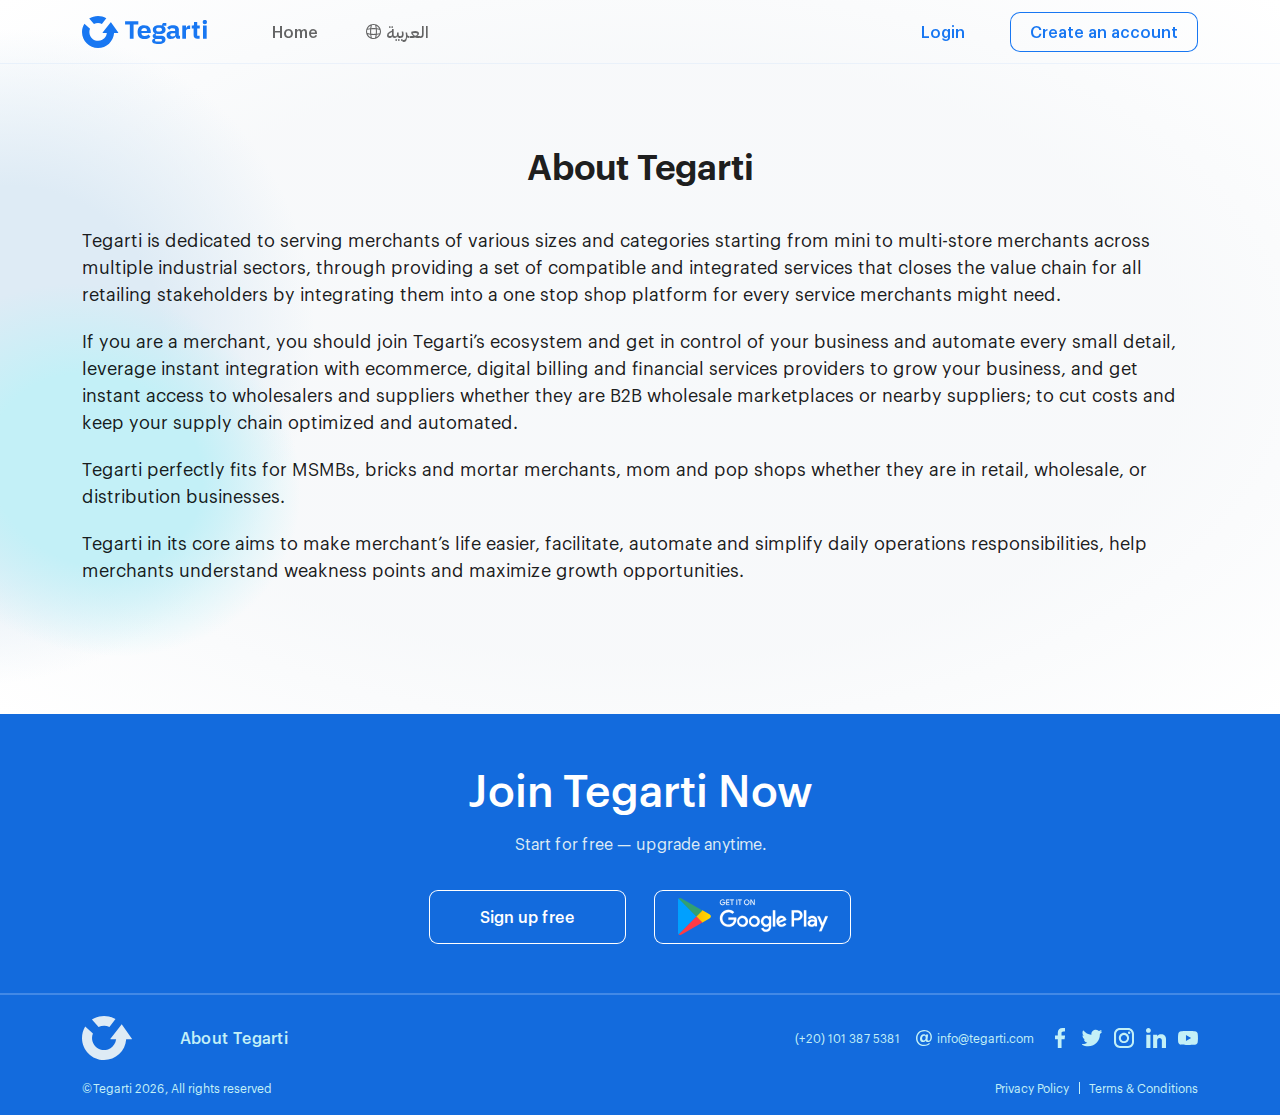
<file: about.html>
<!DOCTYPE html>
<html lang="en" dir="ltr">

<head>
    <meta charset="UTF-8">
    <meta http-equiv="X-UA-Compatible" content="IE=edge">
    <meta name="viewport" content="width=device-width, initial-scale=1.0">
    <link rel="icon" type="image/svg+xml" href="images/favicon.svg">
    <link rel="icon" type="image/png" href="images/favicon.png">
    <title>About - Tegarti</title>
    <link rel="stylesheet" href="css/bootstrap.min.css">
    <link rel="stylesheet" href="css/swiper-bundle.min.css">
    <link rel="stylesheet" href="css/style.min.css">
</head>

<body>
    <main class="inner-page">
        <header>
            <div class="container">
                <div class="row">
                    <div class="d-flex align-items-center col-9 col-md-9 col-lg-2">
                        <a href="index.html" class="header-logo">
                            <svg width="155.8" height="40" viewBox="0 0 155.8 40">
                                <path d="M9,3.3C12.2,1.2,16,0,20,0c3.6,0,7.2,1,10.3,2.9l-5.5,7.1c-1.5-0.7-3.1-1.1-4.8-1.1c-1.8,0-3.5,0.4-5.1,1.2L9,3.3z M20,40 c5.1,0,10-1.9,13.7-5.4c3.7-3.5,5.9-8.2,6.3-13.2l0-0.3h5c0.1,0,0.2-0.1,0.2-0.1c0,0,0-0.1,0-0.3l0,0l-9.1-13c0,0,0,0-0.1,0 c0,0,0,0-0.1,0c0,0-0.1,0-0.1,0l-10.1,13l0,0c-0.1,0.1-0.1,0.2,0,0.3c0,0,0.1,0.1,0.2,0.1h5l0,0.4c-0.4,3.3-2.4,6.3-5.4,8 c0,0-0.1,0-0.1,0.1l0,0c-1.6,0.9-3.5,1.4-5.3,1.4c-4.8,0-9-3.1-10.4-7.7c-0.3-1-0.5-2.1-0.5-3.2c0-1.4,0.3-2.8,0.8-4.1l-7-6.2 C1,12.8,0,16.3,0,20C0,31,9,40,20,40 M70.2,6.6H53.7v4.2h5.9v17.6h4.7V10.8h5.9V6.6z M83.9,14.1c-0.6-0.7-1.4-1.4-2.4-1.8 c-1.9-0.9-5.8-1-7.8-0.1c-1,0.4-1.8,1-2.4,1.7c-0.7,0.7-1.2,1.6-1.5,2.7c-0.3,1.1-0.5,2.2-0.5,3.5c0,1.3,0.2,2.5,0.5,3.6 c0.3,1.1,0.8,1.9,1.5,2.7c0.7,0.7,1.5,1.3,2.5,1.7c2.1,0.9,6.2,0.8,8.5-0.1c1.2-0.5,2.1-1.2,2.9-2l-2.3-2.9c-0.5,0.5-1.1,1-1.7,1.4 c-1.3,0.8-5,0.8-6.2-0.4c-0.6-0.6-0.9-1.5-0.9-2.5v-0.2v0h1.4h0.8h9.4v-1.4c0-1.1-0.1-2.1-0.4-3.2C85,15.8,84.5,14.9,83.9,14.1z M80.9,18.6h-4.7h-0.8H74v-0.2c0-4,4.8-4.3,6.2-2.4c0.4,0.6,0.7,1.4,0.7,2.4V18.6z M100.5,9.4c-0.7,0.6-0.6,1.7-0.6,2.5 c-0.8-0.2-2.4-0.4-4-0.3c-2.2,0.1-4.7,0.5-5.9,1.5c-1.2,1-1.7,2.3-1.7,4c0,2.1,0.9,3.8,2.9,4.7V22c-3.7,0.8-3.4,3.5-2.5,4.8 c0.4,0.5,1,0.9,1.8,1v0.3c-1.8,0.2-3.1,1.2-3.1,3.1c0,1.3,0.6,2.2,1.8,2.8c2.5,1.3,7.9,1.1,10.2,0.6c2.9-0.6,4.7-2.1,4.7-5.1 c0-1.5-0.4-2.7-1.4-3.5c-0.9-0.8-2.3-1.3-4.3-1.3h-4.7c-0.7,0-1.2-0.1-1.5-0.3c-0.3-0.2-0.4-0.5-0.4-0.9c0-0.6,0.2-1,0.7-1.3 c2,0.5,11.7,1.5,11.7-5.1c0-2.1-0.9-3.8-2.8-4.7v-0.1h3.7V8.9h-2.6C101.5,8.9,100.9,9.1,100.5,9.4z M97.1,28.7c1,0,1.6,0.1,2,0.4 c0.4,0.2,0.6,0.6,0.6,1.1c0,2-2.7,1.7-5.3,1.7c-1.6,0-3.4-0.1-3.4-1.7c0-0.5,0.2-1.1,0.6-1.5H97.1z M96.2,19.4 c-2.5-0.1-3.8-0.2-3.8-2.5c0.1-2,1.4-2.3,3.7-2.3c2.2,0,3.6,0.5,3.6,2.4C99.7,19.3,98.3,19.5,96.2,19.4z M132.2,12.3 c-0.5,0.2-0.9,0.5-1.2,0.8c-0.3,0.3-0.6,0.7-0.8,1.1c-0.2,0.4-0.3,0.9-0.4,1.3h-0.2V12h-4.6v16.4h4.6v0v-9.5c0-1,0.3-1.6,1-2 c0.6-0.3,1.7-0.5,3-0.5h1.2V12h-0.8C133.2,12,132.7,12.1,132.2,12.3z M143.7,7.6h-4.1v2.7c0,0.6-0.1,1-0.3,1.3 c-0.2,0.3-0.6,0.4-1.3,0.4h-1.2v3.6h2.3v8c0,1.6,0.4,2.7,1.2,3.6c0.8,0.8,2,1.2,3.6,1.2h2.7v0v-3.6h-3v-9.2h3.2V12h-3.2V7.6z M150.8,28.3h4.6V12h-4.6V28.3z M155.1,5.6c-0.4-0.4-1.1-0.6-2-0.6c-1,0-1.6,0.2-2,0.6c-0.4,0.4-0.6,1-0.6,1.6V8 c0,0.7,0.2,1.2,0.6,1.6c0.4,0.4,1.1,0.6,2,0.6c1,0,1.6-0.2,2-0.6c0.4-0.4,0.6-1,0.6-1.6V7.3C155.8,6.6,155.6,6.1,155.1,5.6z M120.8,17.6c0-1.9-0.6-3.4-1.7-4.4c-2.3-2-8.3-1.9-10.5-0.7c-1,0.5-1.8,1.3-2.5,2.3l2.7,2.4c0.3-0.5,0.8-0.9,1.3-1.3 c1.3-1,4.6-0.7,5.4,0.1c0.7,0.8,0.6,1.8,0.6,2.9c-3.5,0-10.7-0.7-10.7,5.1c0,1.4,0.4,2.5,1.3,3.4c2.2,2.3,7.2,1,8,0.5 c0.8-0.5,1.4-1.4,1.7-2.4h0.2c0.3,1.7,1.4,2.9,3.1,2.9h2.5v-3.6h-1.5V17.6z M116.2,23.4c0,0.7-0.3,1.3-0.8,1.6 c-1.4,0.8-4,0.6-4.7,0.1c-0.6-0.4-0.6-1.2-0.6-1.8c0-2.1,2.5-1.8,6.1-1.8V23.4z"></path>
                            </svg>
                        </a>
                    </div>
                    <div class="col-lg-6 d-none d-lg-flex align-items-center gap-5">
                        <nav>
                            <a href="index.html">Home</a>
                        </nav>
                        <a href="index-ar.html" class="language-switcher">
                            <svg viewBox="0 0 28 28">
                                <path d="M26.9,19.4c0.7-1.7,1.1-3.5,1.1-5.4c0-7.7-6.3-14-14-14c-1.9,0-3.7,0.4-5.4,1.1c0,0,0,0,0,0C3.6,3.2,0,8.2,0,14 c0,1.9,0.4,3.7,1.1,5.4c0,0,0,0,0,0c1.4,3.4,4.1,6.1,7.5,7.5c0,0,0,0,0,0c1.7,0.7,3.5,1.1,5.4,1.1C19.8,28,24.8,24.4,26.9,19.4 C26.9,19.4,26.9,19.4,26.9,19.4z M2,14c0-1.1,0.2-2.1,0.4-3.1c1.8-0.4,3.5-0.8,5.3-1c-0.2,2.7-0.2,5.4,0,8.1c-1.8-0.2-3.6-0.6-5.3-1 C2.2,16.1,2,15.1,2,14z M9.8,9.8c2.8-0.2,5.7-0.2,8.5,0c0.2,2.8,0.2,5.7,0,8.5c-2.8,0.2-5.7,0.2-8.5,0C9.5,15.4,9.5,12.6,9.8,9.8z M20.3,10c1.8,0.2,3.6,0.6,5.3,1c0.3,1,0.4,2,0.4,3.1c0,1.1-0.2,2.1-0.4,3.1c-1.8,0.4-3.5,0.8-5.3,1C20.5,15.4,20.5,12.6,20.3,10z M24.8,8.7c-1.5-0.3-3.1-0.6-4.7-0.8c-0.2-1.6-0.5-3.1-0.8-4.7C21.7,4.4,23.6,6.3,24.8,8.7z M17.1,2.4c0.4,1.8,0.8,3.5,1,5.3 c-2.7-0.2-5.4-0.2-8.1,0c0.2-1.8,0.6-3.6,1-5.3c1-0.3,2-0.4,3.1-0.4C15.1,2,16.1,2.2,17.1,2.4z M8.7,3.3C8.4,4.8,8.1,6.3,7.9,7.9 C6.4,8.1,4.8,8.4,3.2,8.7C4.4,6.3,6.3,4.4,8.7,3.3z M3.3,19.3c1.5,0.3,3.1,0.6,4.7,0.8c0.2,1.6,0.4,3.1,0.8,4.7 C6.3,23.6,4.4,21.7,3.3,19.3z M10.9,25.6c-0.4-1.8-0.8-3.5-1-5.3c1.3,0.1,2.7,0.2,4,0.2c1.3,0,2.7-0.1,4-0.2c-0.2,1.8-0.6,3.6-1,5.3 c-1,0.3-2,0.4-3.1,0.4S11.9,25.8,10.9,25.6z M19.3,24.8c0.3-1.5,0.6-3.1,0.8-4.7c1.6-0.2,3.1-0.4,4.7-0.8 C23.6,21.7,21.7,23.6,19.3,24.8z"></path>
                            </svg>
                            <span>العربية</span>
                        </a>
                    </div>
                    <div class="col-lg-4 d-none d-lg-flex align-items-center">
                        <div class="account-area">
                            <a class="login--btn" href="https://store.tegarti.com/#/auth/login" target="_blank" rel="noopener">Login</a>
                            <a class="register--btn" href="https://cashier.tegarti.com/#/auth/register" target="_blank" rel="noopener">Create an account</a>
                        </div>
                    </div>
                    <div class="col-3 col-md-3 d-flex d-lg-none">
                        <a href="#" class="mobile-menu__toggle">
                            <svg width="512" height="512" viewBox="0 0 512 512">
                                <path d="M16,110h480c8.8,0,16-7.2,16-16c0-8.8-7.2-16-16-16H16C7.2,78,0,85.2,0,94S7.2,110,16,110z M496,240H16c-8.8,0-16,7.2-16,16 c0,8.8,7.2,16,16,16h480c8.8,0,16-7.2,16-16C512,247.2,504.8,240,496,240z M496,402H176c-8.8,0-16,7.2-16,16c0,8.8,7.2,16,16,16h320 c8.8,0,16-7.2,16-16C512,409.2,504.8,402,496,402z"></path>
                            </svg>
                        </a>
                    </div>
                </div>
            </div>
        </header>
        <section>
            <div class="container">
                <h1>About Tegarti</h1>
                <p>Tegarti is dedicated to serving merchants of various sizes and categories starting from mini to multi-store merchants across multiple industrial sectors, through providing a set of compatible and integrated services that closes the value chain for all retailing stakeholders by integrating them into a one stop shop platform for every service merchants might need.</p>

                <p>If you are a merchant, you should join Tegarti’s ecosystem and get in control of your business and automate every small detail, leverage instant integration with ecommerce, digital billing and financial services providers to grow your business, and get instant access to wholesalers and suppliers whether they are B2B wholesale marketplaces or nearby suppliers; to cut costs and keep your supply chain optimized and automated.</p>

                <p>Tegarti perfectly fits for MSMBs, bricks and mortar merchants, mom and pop shops whether they are in retail, wholesale, or distribution businesses.</p>

                <p>Tegarti in its core aims to make merchant’s life easier, facilitate, automate and simplify daily operations responsibilities, help merchants understand weakness points and maximize growth opportunities.</p>
            </div>
        </section>
        <footer>
            <div class="top-bar">
                <div class="container">
                    <h3>Join Tegarti Now</h3>
                    <p>Start for free — upgrade anytime.</p>
                    <div class="cta-btns">
                        <a class="btn btn-primary" href="https://cashier.tegarti.com/#/auth/register" target="_blank" rel="noopener">Sign up free</a>
                        <a class="btn btn-primary google-play--btn" href="https://play.google.com/store/apps/details?id=com.tegarti.pos&hl=ar&gl=eg" target="_blank" rel="noopener">
                            <img src="images/google-play-btn.svg" alt="">
                        </a>
                    </div>
                </div>
            </div>
            <div class="bottom-bar">
                <div class="container">
                    <div class="row">
                        <div class="col-12 col-lg-6 d-flex flex-column flex-lg-row align-items-center gap-lg-5">
                            <a href="index.html" class="footer-logo">
                                <svg width="200" height="200" viewBox="0 0 200 200">
                                    <path d="M39.7,26.2C54.1,16.6,71,11.6,88.4,11.6c16.1,0,31.9,4.4,45.6,12.7l-24.3,31.2c-6.6-3.2-13.7-4.8-21.1-4.8 c-7.8,0-15.5,1.9-22.4,5.4L39.7,26.2z M88.4,188.4C39.7,188.4,0,148.8,0,100c0-16.3,4.4-32.1,12.8-45.9l30.9,27.6 c-2.4,5.8-3.6,12-3.6,18.3c0,4.8,0.7,9.6,2.1,14.1c6.2,20.5,24.8,34.2,46.2,34.2c8.2,0,16.3-2.1,23.5-6.1l0.2-0.1 c0.2-0.1,0.3-0.2,0.5-0.3c12.9-7.5,21.8-20.7,23.7-35.4l0.2-1.5h-22.2c-0.6,0-0.9-0.5-0.9-0.6c-0.1-0.2-0.2-0.7,0.2-1.1l0.1-0.1 l44.5-57.5c0.2-0.2,0.4-0.3,0.7-0.3c0.1,0,0.2,0,0.3,0.1c0.1,0,0.2,0.1,0.3,0.2l40.1,57.5l0.1,0.1c0.4,0.4,0.3,0.9,0.2,1.1 c-0.1,0.1-0.3,0.6-0.9,0.6h-22.3l-0.1,1.3c-1.5,22.3-11.4,43-27.8,58.3C132.4,179.9,111,188.4,88.4,188.4"></path>
                                </svg>
                            </a>
                            <nav>
                                <a href="contact.html" target="_blank" class="d-none">Contact us</a>
                                <a href="about.html" target="_blank">About Tegarti</a>
                            </nav>
                        </div>
                        <div class="col-12 col-lg-6 d-flex flex-column flex-lg-row align-items-center justify-content-lg-end gap-3">
                            <a class="footer__link" href="tel:00201013875381" title="Call us">(+20) 101 387 5381</a>
                            <a class="footer__link" href="mailto:info@tegarti.com" title="Email us">
                                <svg width="22.6" height="22.6" viewBox="0 0 22.6 22.6">
                                    <path d="M11.3,22.6c1.8,0,3.6-0.4,5.3-1.1c1.4-0.6,2.7-1.6,3.5-2.9h-2.2c-1.8,1.6-4.2,2.4-6.6,2.3 c-6.1,0-9.2-4.2-9.2-9.2c0-5.8,4.1-9.8,9.6-9.8s8.8,3.3,8.8,8c0.1,1.4-0.2,2.9-0.9,4.1c-0.5,0.7-1.2,1.2-2.1,1.2c-1,0-1.4-0.7-1.2-2 l0.8-7h-2.9L14,7.7c-0.6-1.2-1.8-1.9-3.1-1.7c-2.9,0-5.3,2.6-5.3,6.3c0,3,1.7,4.8,4.3,4.8c1.6,0,3.1-1,3.8-2.4 c0.3,1.4,1.2,2.3,3.4,2.3c2.4,0,5.4-1.9,5.4-7.1c0-5.7-4.5-9.8-10.9-9.8C5.3-0.1,0.1,5,0,11.4c0,0.1,0,0.1,0,0.2 C0,17.5,4.1,22.6,11.3,22.6z M10.8,14.7c-1.3,0-2.2-1-2.2-2.6c0-2.4,1.2-3.9,2.7-3.9s2.4,0.9,2.4,2.6c0.1,1-0.3,2.1-0.9,2.9 C12.3,14.3,11.5,14.7,10.8,14.7L10.8,14.7z"></path>
                                </svg>
                                <span>info@tegarti.com</span>
                            </a>
                            <ul class="social-links">
                                <li>
                                    <a href="https://www.facebook.com/Tegartiapp" target="_blank" rel="noopener" title="Find us on Facebook">
                                        <svg width="13.2" height="25.7" viewBox="0 0 13.2 25.7">
                                            <path d="M8.4,25.7l0-11.1h3.9L13,9.7H8.4v-3c0-1.4,0.4-2.3,2.3-2.3h1.8c0.4,0,0.7-0.3,0.7-0.7v-3 c0-0.4-0.3-0.7-0.7-0.7c0,0,0,0,0,0H9.6c-3.6,0-6,2.2-6,6.2v3.5H0v4.9h3.6l0,11.1L8.4,25.7z"></path>
                                        </svg>
                                    </a>
                                </li>
                                <li>
                                    <a href="https://twitter.com/TegartiApp" target="_blank" rel="noopener" title="Find us on Twitter">
                                        <svg width="28.7" height="23.9" viewBox="0 0 28.7 23.9">
                                            <path d="M28.3,2.8c-0.6,0.3-1.3,0.5-2,0.7c0.8-0.7,1.3-1.6,1.6-2.6c0.1-0.2,0-0.4-0.2-0.4c-0.1,0-0.2,0-0.3,0 c-0.9,0.6-2,1-3,1.3c-0.1,0-0.1,0-0.2,0c-0.2,0-0.4-0.1-0.5-0.2c-1.1-1-2.6-1.5-4.1-1.5c-0.7,0-1.3,0.1-2,0.3c-2,0.6-3.6,2.3-4,4.3 c-0.2,0.7-0.2,1.5-0.1,2.3c0,0.1,0,0.1-0.1,0.2c0,0-0.1,0.1-0.2,0.1h0C8.8,6.8,4.8,4.6,2,1.2C1.9,1.1,1.7,1,1.6,1.1 c0,0-0.1,0.1-0.1,0.1c-1.4,2.4-1,5.5,1,7.5C2,8.6,1.5,8.5,1.1,8.2c-0.2-0.1-0.4,0-0.4,0.1c0,0,0,0.1,0,0.2c0,2.5,1.4,4.7,3.6,5.7 H4.1c-0.4,0-0.7,0-1-0.1c-0.2,0-0.3,0.1-0.4,0.3c0,0.1,0,0.1,0,0.2c0.7,2.2,2.6,3.8,4.9,4.2c-1.9,1.3-4.1,1.9-6.4,1.9H0.5 c-0.2,0-0.4,0.1-0.5,0.4c-0.1,0.2,0,0.4,0.2,0.5c2.6,1.5,5.5,2.3,8.5,2.3c2.5,0,5-0.5,7.3-1.5c2-0.9,3.9-2.3,5.3-4 c1.4-1.6,2.5-3.5,3.3-5.5c0.7-1.9,1.1-3.9,1.1-6V6.8c0-0.3,0.1-0.6,0.4-0.8c1-0.8,1.8-1.7,2.5-2.7c0.1-0.1,0.1-0.4-0.1-0.4 C28.5,2.7,28.4,2.7,28.3,2.8L28.3,2.8z"></path>
                                        </svg>
                                    </a>
                                </li>
                                <li>
                                    <a href="https://www.instagram.com/tegartiapp" target="_blank" rel="noopener" title="Find us on Instagram">
                                        <svg width="26.1" height="26.1" viewBox="0 0 26.1 26.1">
                                            <path d="M18.3,0H7.8C3.5,0,0,3.5,0,7.8v10.5c0,4.3,3.5,7.8,7.8,7.8h10.5c4.3,0,7.8-3.5,7.8-7.8V7.8C26.1,3.5,22.6,0,18.3,0L18.3,0z M23.5,18.3c0,2.8-2.3,5.1-5.1,5.1l0,0H7.8c-2.8,0-5.1-2.3-5.1-5.1c0,0,0,0,0,0V7.8c0-2.8,2.3-5.1,5.1-5.1l0,0h10.5 c2.8,0,5.1,2.3,5.1,5.1l0,0L23.5,18.3z M13,6.3c-3.7,0-6.7,3-6.7,6.7c0,3.7,3,6.7,6.7,6.7c3.7,0,6.7-3,6.7-6.7 C19.8,9.3,16.8,6.3,13,6.3z M13,17.2c-2.3,0-4.1-1.8-4.1-4.1c0-2.3,1.8-4.1,4.1-4.1c2.3,0,4.1,1.8,4.1,4.1v0 C17.2,15.3,15.3,17.2,13,17.2z M21.4,6.3c0,0.9-0.7,1.6-1.6,1.6s-1.6-0.7-1.6-1.6s0.7-1.6,1.6-1.6S21.4,5.5,21.4,6.3L21.4,6.3z"></path>
                                        </svg>
                                    </a>
                                </li>
                                <li>
                                    <a href="https://www.linkedin.com/company/tegarti" target="_blank" rel="noopener" title="Find us on LinkedIn">
                                        <svg width="26.1" height="26" viewBox="0 0 26.1 26">
                                            <path d="M0.4,8.7h5.4V26H0.4V8.7z M26.1,14.2V26h-5.4V16c0-1.7-1.3-3-3-3.1s-3,1.3-3.1,3c0,0,0,0.1,0,0.1v10H9.3l0,0V8.7h5.3v2.3 c0,0,0,0,0,0c0.1-0.2,0.2-0.3,0.3-0.5c1-1.4,2.6-2.3,4.3-2.3h0.9C23.4,8.2,26.1,10.9,26.1,14.2z M6.3,3.1c0,1.7-1.4,3.1-3.1,3.1 C1.4,6.3,0,4.9,0,3.1C0,1.4,1.4,0,3.1,0c0,0,0,0,0,0C4.9,0,6.3,1.4,6.3,3.1C6.3,3.1,6.3,3.1,6.3,3.1z"></path>
                                        </svg>
                                    </a>
                                </li>
                                <li>
                                    <a href="https://www.youtube.com/channel/UCwKGc6uGmw4hSqu5Dy3AIVA" target="_blank" rel="noopener" title="Find us on YouTube">
                                        <svg viewBox="0 0 28.6 20">
                                            <path d="M28,3.1c-0.3-1.2-1.3-2.2-2.5-2.5C23.2,0,14.3,0,14.3,0S5.3,0,3.1,0.6C1.9,0.9,0.9,1.9,0.6,3.1C0,5.4,0,10,0,10 s0,4.7,0.6,6.9c0.3,1.2,1.3,2.2,2.5,2.5C5.4,20,14.3,20,14.3,20s8.9,0,11.2-0.6c1.2-0.3,2.2-1.3,2.5-2.5c0.6-2.2,0.6-6.9,0.6-6.9 S28.6,5.4,28,3.1z M11.4,14.3V5.7l7.4,4.3L11.4,14.3z"></path>
                                        </svg>
                                    </a>
                                </li>
                            </ul>
                        </div>
                    </div>
                    <div class="row mt-3">
                        <div class="col-12 col-lg-6 d-flex align-items-lg-center order-1 order-lg-0">
                            <span class="copyrights">&copy;Tegarti <span class="copyrights__year">2021</span>, All rights reserved</span>
                        </div>
                        <div class="col-12 col-lg-6 d-flex align-items-lg-center justify-content-lg-end">
                            <ul class="footer__links">
                                <li>
                                    <a class="footer__link" href="privacy-policy.html" target="_blank">Privacy Policy</a>
                                </li>
                                <li>
                                    <a class="footer__link" href="terms.html" target="_blank">Terms &amp; Conditions</a>
                                </li>
                            </ul>
                        </div>
                    </div>
                </div>
            </div>
        </footer>
        <div class="mobile-menu">
            <div class="row">
                <div class="col-6">
                    <a href="index.html" class="menu-logo">
                        <svg width="200" height="200" viewBox="0 0 200 200">
                            <path d="M39.7,26.2C54.1,16.6,71,11.6,88.4,11.6c16.1,0,31.9,4.4,45.6,12.7l-24.3,31.2c-6.6-3.2-13.7-4.8-21.1-4.8 c-7.8,0-15.5,1.9-22.4,5.4L39.7,26.2z M88.4,188.4C39.7,188.4,0,148.8,0,100c0-16.3,4.4-32.1,12.8-45.9l30.9,27.6 c-2.4,5.8-3.6,12-3.6,18.3c0,4.8,0.7,9.6,2.1,14.1c6.2,20.5,24.8,34.2,46.2,34.2c8.2,0,16.3-2.1,23.5-6.1l0.2-0.1 c0.2-0.1,0.3-0.2,0.5-0.3c12.9-7.5,21.8-20.7,23.7-35.4l0.2-1.5h-22.2c-0.6,0-0.9-0.5-0.9-0.6c-0.1-0.2-0.2-0.7,0.2-1.1l0.1-0.1 l44.5-57.5c0.2-0.2,0.4-0.3,0.7-0.3c0.1,0,0.2,0,0.3,0.1c0.1,0,0.2,0.1,0.3,0.2l40.1,57.5l0.1,0.1c0.4,0.4,0.3,0.9,0.2,1.1 c-0.1,0.1-0.3,0.6-0.9,0.6h-22.3l-0.1,1.3c-1.5,22.3-11.4,43-27.8,58.3C132.4,179.9,111,188.4,88.4,188.4"></path>
                        </svg>
                    </a>
                </div>
                <div class="col-6 d-flex">
                    <a href="#" class="mobile-menu__toggle">
                        <svg viewBox="0 0 512 512">
                            <path d="M287.2,256L505.6,37.6c8.6-8.6,8.6-22.6,0-31.2c-8.6-8.6-22.6-8.6-31.2,0L256,224.8L37.6,6.4C29.1-2.1,15-2.1,6.4,6.4 c-8.6,8.6-8.6,22.6,0,31.2L224.8,256L6.4,474.4c-8.6,8.6-8.6,22.6,0,31.2c8.6,8.6,22.6,8.6,31.2,0L256,287.2l218.4,218.4 c8.6,8.6,22.6,8.6,31.2,0c8.6-8.6,8.6-22.6,0-31.2L287.2,256z"></path>
                        </svg>
                    </a>
                </div>
            </div>
            <div class="row">
                <div class="col-12">
                    <nav>
                        <a href="#features">Features</a>
                        <a href="#sectors">Sectors</a>
                        <a href="#pricing">Pricing</a>
                    </nav>
                    <a href="index-ar.html" class="language-switcher">
                        <svg viewBox="0 0 28 28">
                            <path d="M26.9,19.4c0.7-1.7,1.1-3.5,1.1-5.4c0-7.7-6.3-14-14-14c-1.9,0-3.7,0.4-5.4,1.1c0,0,0,0,0,0C3.6,3.2,0,8.2,0,14 c0,1.9,0.4,3.7,1.1,5.4c0,0,0,0,0,0c1.4,3.4,4.1,6.1,7.5,7.5c0,0,0,0,0,0c1.7,0.7,3.5,1.1,5.4,1.1C19.8,28,24.8,24.4,26.9,19.4 C26.9,19.4,26.9,19.4,26.9,19.4z M2,14c0-1.1,0.2-2.1,0.4-3.1c1.8-0.4,3.5-0.8,5.3-1c-0.2,2.7-0.2,5.4,0,8.1c-1.8-0.2-3.6-0.6-5.3-1 C2.2,16.1,2,15.1,2,14z M9.8,9.8c2.8-0.2,5.7-0.2,8.5,0c0.2,2.8,0.2,5.7,0,8.5c-2.8,0.2-5.7,0.2-8.5,0C9.5,15.4,9.5,12.6,9.8,9.8z M20.3,10c1.8,0.2,3.6,0.6,5.3,1c0.3,1,0.4,2,0.4,3.1c0,1.1-0.2,2.1-0.4,3.1c-1.8,0.4-3.5,0.8-5.3,1C20.5,15.4,20.5,12.6,20.3,10z M24.8,8.7c-1.5-0.3-3.1-0.6-4.7-0.8c-0.2-1.6-0.5-3.1-0.8-4.7C21.7,4.4,23.6,6.3,24.8,8.7z M17.1,2.4c0.4,1.8,0.8,3.5,1,5.3 c-2.7-0.2-5.4-0.2-8.1,0c0.2-1.8,0.6-3.6,1-5.3c1-0.3,2-0.4,3.1-0.4C15.1,2,16.1,2.2,17.1,2.4z M8.7,3.3C8.4,4.8,8.1,6.3,7.9,7.9 C6.4,8.1,4.8,8.4,3.2,8.7C4.4,6.3,6.3,4.4,8.7,3.3z M3.3,19.3c1.5,0.3,3.1,0.6,4.7,0.8c0.2,1.6,0.4,3.1,0.8,4.7 C6.3,23.6,4.4,21.7,3.3,19.3z M10.9,25.6c-0.4-1.8-0.8-3.5-1-5.3c1.3,0.1,2.7,0.2,4,0.2c1.3,0,2.7-0.1,4-0.2c-0.2,1.8-0.6,3.6-1,5.3 c-1,0.3-2,0.4-3.1,0.4S11.9,25.8,10.9,25.6z M19.3,24.8c0.3-1.5,0.6-3.1,0.8-4.7c1.6-0.2,3.1-0.4,4.7-0.8 C23.6,21.7,21.7,23.6,19.3,24.8z"></path>
                        </svg>
                        <span>العربية</span>
                    </a>
                </div>
            </div>
            <div class="row">
                <div class="col-12">
                    <div class="account-area">
                        <a class="login--btn" href="https://store.tegarti.com/#/auth/login" target="_blank" rel="noopener">Login</a>
                        <a class="register--btn" href="https://cashier.tegarti.com/#/auth/register" target="_blank" rel="noopener">Create an account</a>
                    </div>
                </div>
            </div>
        </div>
    </main>
    <script src="js/popper.min.js" defer></script>
    <script src="js/bootstrap.min.js" defer></script>
    <script src="js/swiper-bundle.min.js" defer></script>
    <script src="js/scripts.js" defer></script>
</body>

</html>
</file>
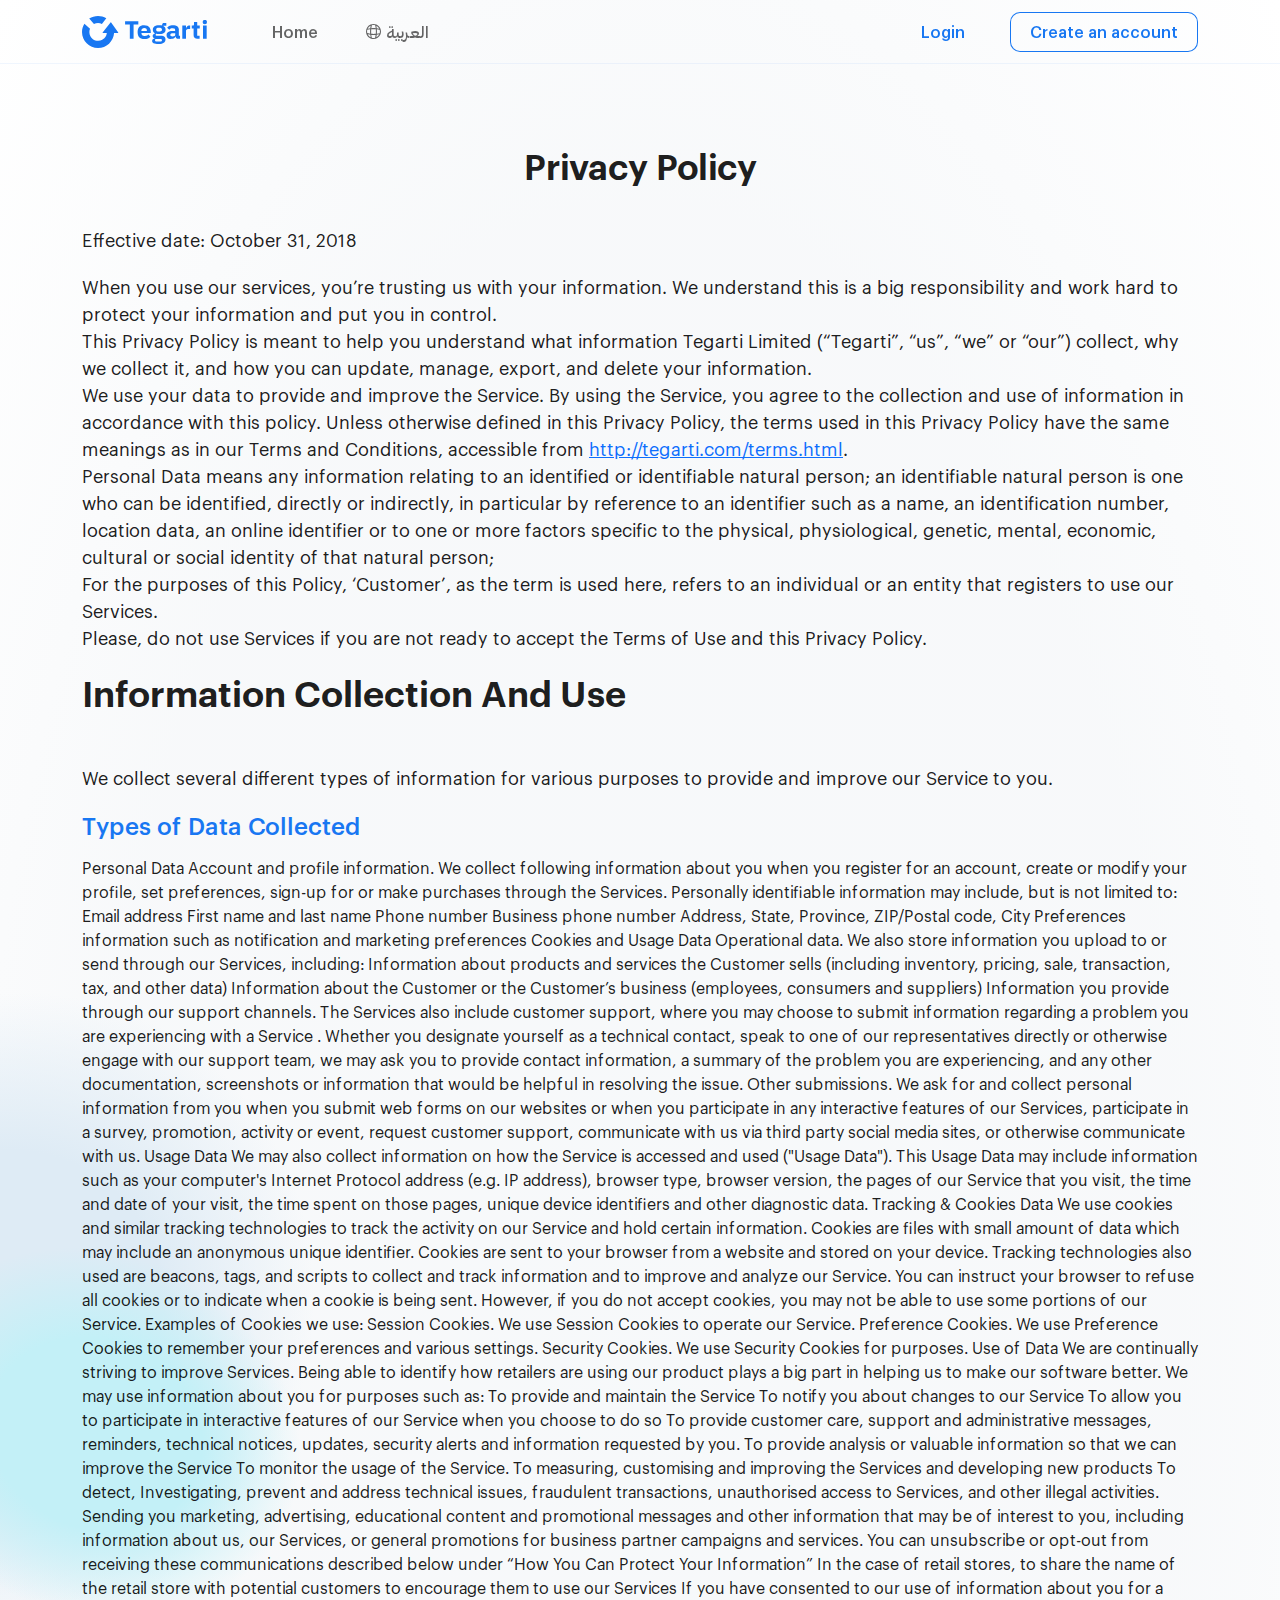
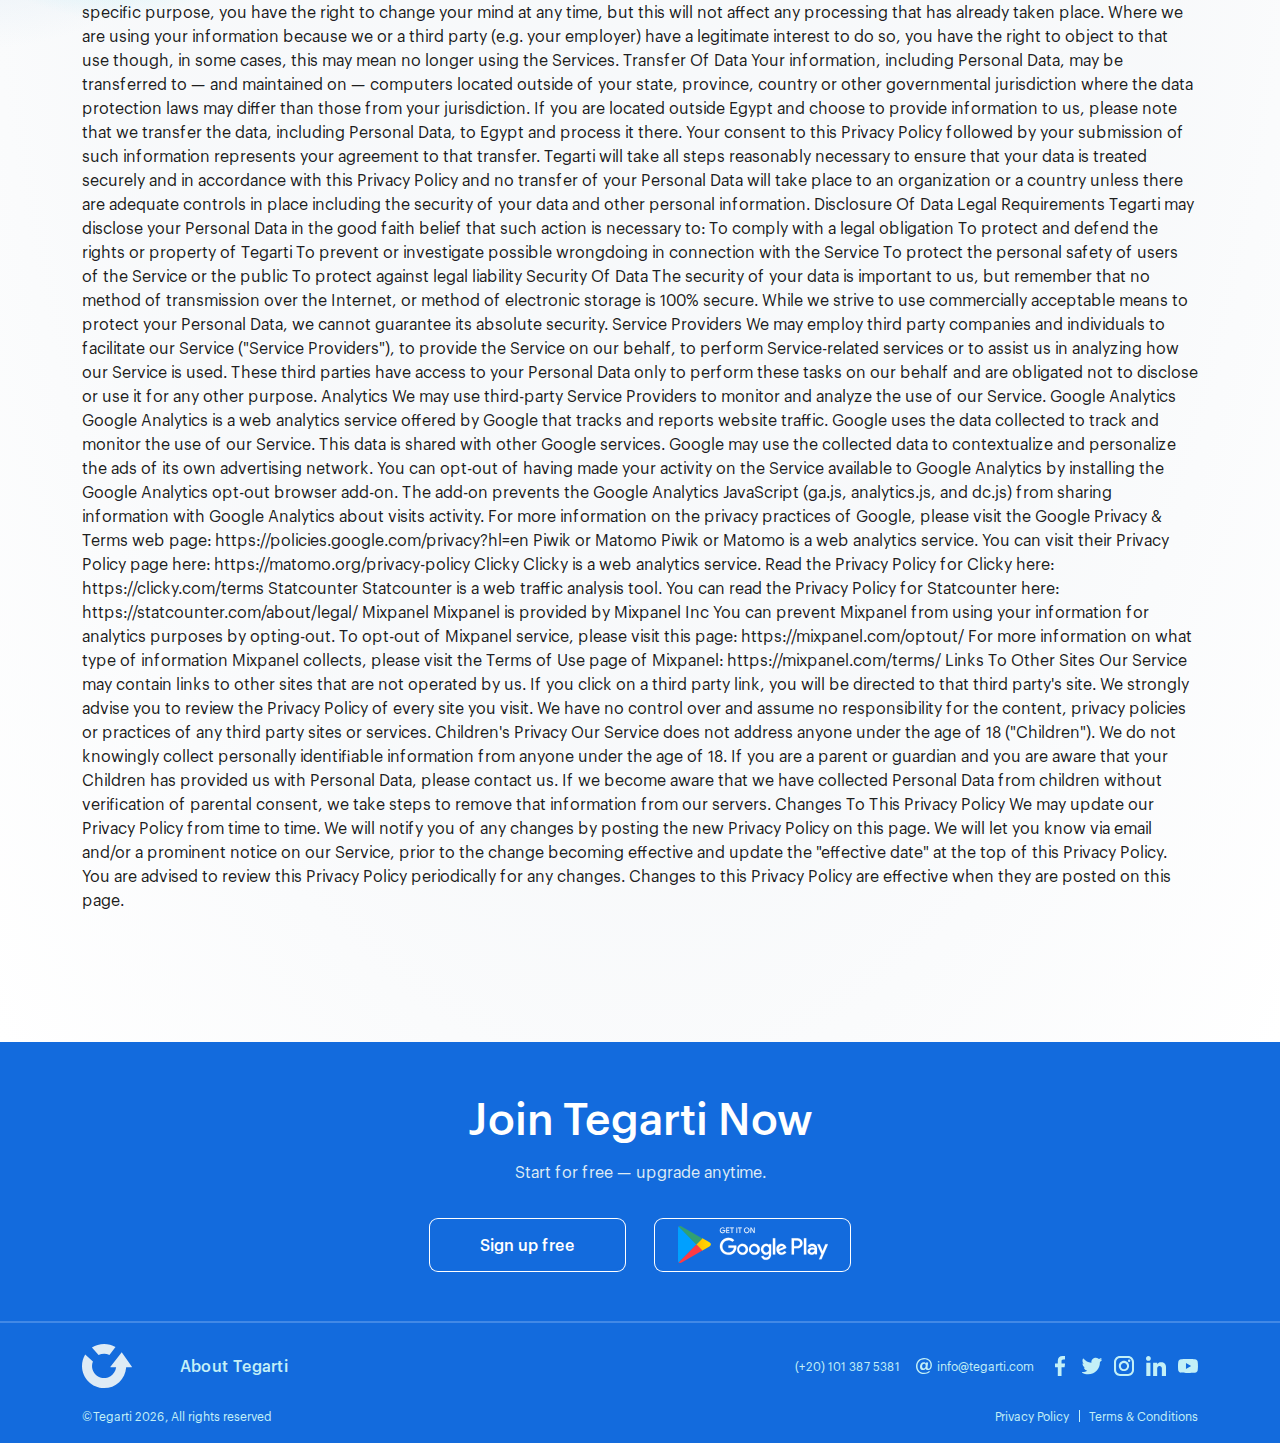
<file: privacy-policy.html>
<!DOCTYPE html>
<html lang="en" dir="ltr">

<head>
    <meta charset="UTF-8">
    <meta http-equiv="X-UA-Compatible" content="IE=edge">
    <meta name="viewport" content="width=device-width, initial-scale=1.0">
    <link rel="icon" type="image/svg+xml" href="images/favicon.svg">
    <link rel="icon" type="image/png" href="images/favicon.png">
    <title>Privacy Policy - Tegarti</title>
    <link rel="stylesheet" href="css/bootstrap.min.css">
    <link rel="stylesheet" href="css/swiper-bundle.min.css">
    <link rel="stylesheet" href="css/style.min.css">
</head>

<body>
    <main class="inner-page">
        <header>
            <div class="container">
                <div class="row">
                    <div class="d-flex align-items-center col-9 col-md-9 col-lg-2">
                        <a href="index.html" class="header-logo">
                            <svg width="155.8" height="40" viewBox="0 0 155.8 40">
                                <path d="M9,3.3C12.2,1.2,16,0,20,0c3.6,0,7.2,1,10.3,2.9l-5.5,7.1c-1.5-0.7-3.1-1.1-4.8-1.1c-1.8,0-3.5,0.4-5.1,1.2L9,3.3z M20,40 c5.1,0,10-1.9,13.7-5.4c3.7-3.5,5.9-8.2,6.3-13.2l0-0.3h5c0.1,0,0.2-0.1,0.2-0.1c0,0,0-0.1,0-0.3l0,0l-9.1-13c0,0,0,0-0.1,0 c0,0,0,0-0.1,0c0,0-0.1,0-0.1,0l-10.1,13l0,0c-0.1,0.1-0.1,0.2,0,0.3c0,0,0.1,0.1,0.2,0.1h5l0,0.4c-0.4,3.3-2.4,6.3-5.4,8 c0,0-0.1,0-0.1,0.1l0,0c-1.6,0.9-3.5,1.4-5.3,1.4c-4.8,0-9-3.1-10.4-7.7c-0.3-1-0.5-2.1-0.5-3.2c0-1.4,0.3-2.8,0.8-4.1l-7-6.2 C1,12.8,0,16.3,0,20C0,31,9,40,20,40 M70.2,6.6H53.7v4.2h5.9v17.6h4.7V10.8h5.9V6.6z M83.9,14.1c-0.6-0.7-1.4-1.4-2.4-1.8 c-1.9-0.9-5.8-1-7.8-0.1c-1,0.4-1.8,1-2.4,1.7c-0.7,0.7-1.2,1.6-1.5,2.7c-0.3,1.1-0.5,2.2-0.5,3.5c0,1.3,0.2,2.5,0.5,3.6 c0.3,1.1,0.8,1.9,1.5,2.7c0.7,0.7,1.5,1.3,2.5,1.7c2.1,0.9,6.2,0.8,8.5-0.1c1.2-0.5,2.1-1.2,2.9-2l-2.3-2.9c-0.5,0.5-1.1,1-1.7,1.4 c-1.3,0.8-5,0.8-6.2-0.4c-0.6-0.6-0.9-1.5-0.9-2.5v-0.2v0h1.4h0.8h9.4v-1.4c0-1.1-0.1-2.1-0.4-3.2C85,15.8,84.5,14.9,83.9,14.1z M80.9,18.6h-4.7h-0.8H74v-0.2c0-4,4.8-4.3,6.2-2.4c0.4,0.6,0.7,1.4,0.7,2.4V18.6z M100.5,9.4c-0.7,0.6-0.6,1.7-0.6,2.5 c-0.8-0.2-2.4-0.4-4-0.3c-2.2,0.1-4.7,0.5-5.9,1.5c-1.2,1-1.7,2.3-1.7,4c0,2.1,0.9,3.8,2.9,4.7V22c-3.7,0.8-3.4,3.5-2.5,4.8 c0.4,0.5,1,0.9,1.8,1v0.3c-1.8,0.2-3.1,1.2-3.1,3.1c0,1.3,0.6,2.2,1.8,2.8c2.5,1.3,7.9,1.1,10.2,0.6c2.9-0.6,4.7-2.1,4.7-5.1 c0-1.5-0.4-2.7-1.4-3.5c-0.9-0.8-2.3-1.3-4.3-1.3h-4.7c-0.7,0-1.2-0.1-1.5-0.3c-0.3-0.2-0.4-0.5-0.4-0.9c0-0.6,0.2-1,0.7-1.3 c2,0.5,11.7,1.5,11.7-5.1c0-2.1-0.9-3.8-2.8-4.7v-0.1h3.7V8.9h-2.6C101.5,8.9,100.9,9.1,100.5,9.4z M97.1,28.7c1,0,1.6,0.1,2,0.4 c0.4,0.2,0.6,0.6,0.6,1.1c0,2-2.7,1.7-5.3,1.7c-1.6,0-3.4-0.1-3.4-1.7c0-0.5,0.2-1.1,0.6-1.5H97.1z M96.2,19.4 c-2.5-0.1-3.8-0.2-3.8-2.5c0.1-2,1.4-2.3,3.7-2.3c2.2,0,3.6,0.5,3.6,2.4C99.7,19.3,98.3,19.5,96.2,19.4z M132.2,12.3 c-0.5,0.2-0.9,0.5-1.2,0.8c-0.3,0.3-0.6,0.7-0.8,1.1c-0.2,0.4-0.3,0.9-0.4,1.3h-0.2V12h-4.6v16.4h4.6v0v-9.5c0-1,0.3-1.6,1-2 c0.6-0.3,1.7-0.5,3-0.5h1.2V12h-0.8C133.2,12,132.7,12.1,132.2,12.3z M143.7,7.6h-4.1v2.7c0,0.6-0.1,1-0.3,1.3 c-0.2,0.3-0.6,0.4-1.3,0.4h-1.2v3.6h2.3v8c0,1.6,0.4,2.7,1.2,3.6c0.8,0.8,2,1.2,3.6,1.2h2.7v0v-3.6h-3v-9.2h3.2V12h-3.2V7.6z M150.8,28.3h4.6V12h-4.6V28.3z M155.1,5.6c-0.4-0.4-1.1-0.6-2-0.6c-1,0-1.6,0.2-2,0.6c-0.4,0.4-0.6,1-0.6,1.6V8 c0,0.7,0.2,1.2,0.6,1.6c0.4,0.4,1.1,0.6,2,0.6c1,0,1.6-0.2,2-0.6c0.4-0.4,0.6-1,0.6-1.6V7.3C155.8,6.6,155.6,6.1,155.1,5.6z M120.8,17.6c0-1.9-0.6-3.4-1.7-4.4c-2.3-2-8.3-1.9-10.5-0.7c-1,0.5-1.8,1.3-2.5,2.3l2.7,2.4c0.3-0.5,0.8-0.9,1.3-1.3 c1.3-1,4.6-0.7,5.4,0.1c0.7,0.8,0.6,1.8,0.6,2.9c-3.5,0-10.7-0.7-10.7,5.1c0,1.4,0.4,2.5,1.3,3.4c2.2,2.3,7.2,1,8,0.5 c0.8-0.5,1.4-1.4,1.7-2.4h0.2c0.3,1.7,1.4,2.9,3.1,2.9h2.5v-3.6h-1.5V17.6z M116.2,23.4c0,0.7-0.3,1.3-0.8,1.6 c-1.4,0.8-4,0.6-4.7,0.1c-0.6-0.4-0.6-1.2-0.6-1.8c0-2.1,2.5-1.8,6.1-1.8V23.4z"></path>
                            </svg>
                        </a>
                    </div>
                    <div class="col-lg-6 d-none d-lg-flex align-items-center gap-5">
                        <nav>
                            <a href="index.html">Home</a>
                        </nav>
                        <a href="index-ar.html" class="language-switcher">
                            <svg viewBox="0 0 28 28">
                                <path d="M26.9,19.4c0.7-1.7,1.1-3.5,1.1-5.4c0-7.7-6.3-14-14-14c-1.9,0-3.7,0.4-5.4,1.1c0,0,0,0,0,0C3.6,3.2,0,8.2,0,14 c0,1.9,0.4,3.7,1.1,5.4c0,0,0,0,0,0c1.4,3.4,4.1,6.1,7.5,7.5c0,0,0,0,0,0c1.7,0.7,3.5,1.1,5.4,1.1C19.8,28,24.8,24.4,26.9,19.4 C26.9,19.4,26.9,19.4,26.9,19.4z M2,14c0-1.1,0.2-2.1,0.4-3.1c1.8-0.4,3.5-0.8,5.3-1c-0.2,2.7-0.2,5.4,0,8.1c-1.8-0.2-3.6-0.6-5.3-1 C2.2,16.1,2,15.1,2,14z M9.8,9.8c2.8-0.2,5.7-0.2,8.5,0c0.2,2.8,0.2,5.7,0,8.5c-2.8,0.2-5.7,0.2-8.5,0C9.5,15.4,9.5,12.6,9.8,9.8z M20.3,10c1.8,0.2,3.6,0.6,5.3,1c0.3,1,0.4,2,0.4,3.1c0,1.1-0.2,2.1-0.4,3.1c-1.8,0.4-3.5,0.8-5.3,1C20.5,15.4,20.5,12.6,20.3,10z M24.8,8.7c-1.5-0.3-3.1-0.6-4.7-0.8c-0.2-1.6-0.5-3.1-0.8-4.7C21.7,4.4,23.6,6.3,24.8,8.7z M17.1,2.4c0.4,1.8,0.8,3.5,1,5.3 c-2.7-0.2-5.4-0.2-8.1,0c0.2-1.8,0.6-3.6,1-5.3c1-0.3,2-0.4,3.1-0.4C15.1,2,16.1,2.2,17.1,2.4z M8.7,3.3C8.4,4.8,8.1,6.3,7.9,7.9 C6.4,8.1,4.8,8.4,3.2,8.7C4.4,6.3,6.3,4.4,8.7,3.3z M3.3,19.3c1.5,0.3,3.1,0.6,4.7,0.8c0.2,1.6,0.4,3.1,0.8,4.7 C6.3,23.6,4.4,21.7,3.3,19.3z M10.9,25.6c-0.4-1.8-0.8-3.5-1-5.3c1.3,0.1,2.7,0.2,4,0.2c1.3,0,2.7-0.1,4-0.2c-0.2,1.8-0.6,3.6-1,5.3 c-1,0.3-2,0.4-3.1,0.4S11.9,25.8,10.9,25.6z M19.3,24.8c0.3-1.5,0.6-3.1,0.8-4.7c1.6-0.2,3.1-0.4,4.7-0.8 C23.6,21.7,21.7,23.6,19.3,24.8z"></path>
                            </svg>
                            <span>العربية</span>
                        </a>
                    </div>
                    <div class="col-lg-4 d-none d-lg-flex align-items-center">
                        <div class="account-area">
                            <a class="login--btn" href="https://store.tegarti.com/#/auth/login" target="_blank" rel="noopener">Login</a>
                            <a class="register--btn" href="https://cashier.tegarti.com/#/auth/register" target="_blank" rel="noopener">Create an account</a>
                        </div>
                    </div>
                    <div class="col-3 col-md-3 d-flex d-lg-none">
                        <a href="#" class="mobile-menu__toggle">
                            <svg width="512" height="512" viewBox="0 0 512 512">
                                <path d="M16,110h480c8.8,0,16-7.2,16-16c0-8.8-7.2-16-16-16H16C7.2,78,0,85.2,0,94S7.2,110,16,110z M496,240H16c-8.8,0-16,7.2-16,16 c0,8.8,7.2,16,16,16h480c8.8,0,16-7.2,16-16C512,247.2,504.8,240,496,240z M496,402H176c-8.8,0-16,7.2-16,16c0,8.8,7.2,16,16,16h320 c8.8,0,16-7.2,16-16C512,409.2,504.8,402,496,402z"></path>
                            </svg>
                        </a>
                    </div>
                </div>
            </div>
        </header>
        <section>
            <div class="container">
                <h1>Privacy Policy</h1>
                <p>Effective date: October 31, 2018</p>
                <p>When you use our services, you’re trusting us with your information. We understand this is a big responsibility and work hard to protect your information and put you in control.<br>This Privacy Policy is meant to help you understand what information Tegarti Limited (“Tegarti”, “us”, “we” or “our”) collect, why we collect it, and how you can update, manage, export, and delete your information.<br>We use your data to provide and improve the Service. By using the Service, you agree to the collection and use of information in accordance with this policy. Unless otherwise defined in this Privacy Policy, the terms used in this Privacy Policy have the same meanings as in our Terms and Conditions, accessible from <a href="http://tegarti.com/terms.html">http://tegarti.com/terms.html</a>.<br>Personal Data means any information relating to an identified or identifiable natural person; an identifiable natural person is one who can be identified, directly or indirectly, in particular by reference to an identifier such as a name, an identification number, location data, an online identifier or to one or more factors specific to the physical, physiological, genetic, mental, economic, cultural or social identity of that natural person;<br>For the purposes of this Policy, ‘Customer’, as the term is used here, refers to an individual or an entity that registers to use our Services.<br>Please, do not use Services if you are not ready to accept the Terms of Use and this Privacy Policy.</p>
                <h3>Information Collection And Use</h3>
                <p>We collect several different types of information for various purposes to provide and improve our Service to you.</p>
                <h4>Types of Data Collected</h4>
                Personal Data
                Account and profile information. We collect following information about you when you register for an account, create or modify your profile, set preferences, sign-up for or make purchases through the Services. Personally identifiable information may include, but is not limited to:
                Email address
                First name and last name
                Phone number
                Business phone number
                Address, State, Province, ZIP/Postal code, City
                Preferences information such as notification and marketing preferences
                Cookies and Usage Data
                Operational data. We also store information you upload to or send through our Services, including:
                Information about products and services the Customer sells (including inventory, pricing, sale, transaction, tax, and other data)
                Information about the Customer or the Customer’s business (employees, consumers and suppliers)
                Information you provide through our support channels. The Services also include customer support, where you may choose to submit information regarding a problem you are experiencing with a Service . Whether you designate yourself as a technical contact, speak to one of our representatives directly or otherwise engage with our support team, we may ask you to provide contact information, a summary of the problem you are experiencing, and any other documentation, screenshots or information that would be helpful in resolving the issue.

                Other submissions. We ask for and collect personal information from you when you submit web forms on our websites or when you participate in any interactive features of our Services, participate in a survey, promotion, activity or event, request customer support, communicate with us via third party social media sites, or otherwise communicate with us.

                Usage Data We may also collect information on how the Service is accessed and used ("Usage Data"). This Usage Data may include information such as your computer's Internet Protocol address (e.g. IP address), browser type, browser version, the pages of our Service that you visit, the time and date of your visit, the time spent on those pages, unique device identifiers and other diagnostic data.
                Tracking & Cookies Data We use cookies and similar tracking technologies to track the activity on our Service and hold certain information.
                Cookies are files with small amount of data which may include an anonymous unique identifier. Cookies are sent to your browser from a website and stored on your device. Tracking technologies also used are beacons, tags, and scripts to collect and track information and to improve and analyze our Service.
                You can instruct your browser to refuse all cookies or to indicate when a cookie is being sent. However, if you do not accept cookies, you may not be able to use some portions of our Service.
                Examples of Cookies we use:
                Session Cookies. We use Session Cookies to operate our Service.
                Preference Cookies. We use Preference Cookies to remember your preferences and various settings.
                Security Cookies. We use Security Cookies for purposes.
                Use of Data
                We are continually striving to improve Services. Being able to identify how retailers are using our product plays a big part in helping us to make our software better. We may use information about you for purposes such as:
                To provide and maintain the Service
                To notify you about changes to our Service
                To allow you to participate in interactive features of our Service when you choose to do so
                To provide customer care, support and administrative messages, reminders, technical notices, updates, security alerts and information requested by you.
                To provide analysis or valuable information so that we can improve the Service
                To monitor the usage of the Service. To measuring, customising and improving the Services and developing new products
                To detect, Investigating, prevent and address technical issues, fraudulent transactions, unauthorised access to Services, and other illegal activities.
                Sending you marketing, advertising, educational content and promotional messages and other information that may be of interest to you, including information about us, our Services, or general promotions for business partner campaigns and services. You can unsubscribe or opt-out from receiving these communications described below under “How You Can Protect Your Information”
                In the case of retail stores, to share the name of the retail store with potential customers to encourage them to use our Services
                If you have consented to our use of information about you for a specific purpose, you have the right to change your mind at any time, but this will not affect any processing that has already taken place. Where we are using your information because we or a third party (e.g. your employer) have a legitimate interest to do so, you have the right to object to that use though, in some cases, this may mean no longer using the Services.
                Transfer Of Data
                Your information, including Personal Data, may be transferred to — and maintained on — computers located outside of your state, province, country or other governmental jurisdiction where the data protection laws may differ than those from your jurisdiction.
                If you are located outside Egypt and choose to provide information to us, please note that we transfer the data, including Personal Data, to Egypt and process it there.
                Your consent to this Privacy Policy followed by your submission of such information represents your agreement to that transfer.
                Tegarti will take all steps reasonably necessary to ensure that your data is treated securely and in accordance with this Privacy Policy and no transfer of your Personal Data will take place to an organization or a country unless there are adequate controls in place including the security of your data and other personal information.
                Disclosure Of Data
                Legal Requirements
                Tegarti may disclose your Personal Data in the good faith belief that such action is necessary to:
                To comply with a legal obligation
                To protect and defend the rights or property of Tegarti
                To prevent or investigate possible wrongdoing in connection with the Service
                To protect the personal safety of users of the Service or the public
                To protect against legal liability
                Security Of Data
                The security of your data is important to us, but remember that no method of transmission over the Internet, or method of electronic storage is 100% secure. While we strive to use commercially acceptable means to protect your Personal Data, we cannot guarantee its absolute security.
                Service Providers
                We may employ third party companies and individuals to facilitate our Service ("Service Providers"), to provide the Service on our behalf, to perform Service-related services or to assist us in analyzing how our Service is used.
                These third parties have access to your Personal Data only to perform these tasks on our behalf and are obligated not to disclose or use it for any other purpose.
                Analytics
                We may use third-party Service Providers to monitor and analyze the use of our Service.
                Google Analytics
                Google Analytics is a web analytics service offered by Google that tracks and reports website traffic. Google uses the data collected to track and monitor the use of our Service. This data is shared with other Google services. Google may use the collected data to contextualize and personalize the ads of its own advertising network.
                You can opt-out of having made your activity on the Service available to Google Analytics by installing the Google Analytics opt-out browser add-on. The add-on prevents the Google Analytics JavaScript (ga.js, analytics.js, and dc.js) from sharing information with Google Analytics about visits activity.
                For more information on the privacy practices of Google, please visit the Google Privacy & Terms web page: https://policies.google.com/privacy?hl=en
                Piwik or Matomo
                Piwik or Matomo is a web analytics service. You can visit their Privacy Policy page here: https://matomo.org/privacy-policy
                Clicky
                Clicky is a web analytics service. Read the Privacy Policy for Clicky here: https://clicky.com/terms
                Statcounter
                Statcounter is a web traffic analysis tool. You can read the Privacy Policy for Statcounter here: https://statcounter.com/about/legal/
                Mixpanel
                Mixpanel is provided by Mixpanel Inc
                You can prevent Mixpanel from using your information for analytics purposes by opting-out. To opt-out of Mixpanel service, please visit this page: https://mixpanel.com/optout/
                For more information on what type of information Mixpanel collects, please visit the Terms of Use page of Mixpanel: https://mixpanel.com/terms/
                Links To Other Sites
                Our Service may contain links to other sites that are not operated by us. If you click on a third party link, you will be directed to that third party's site. We strongly advise you to review the Privacy Policy of every site you visit.
                We have no control over and assume no responsibility for the content, privacy policies or practices of any third party sites or services.
                Children's Privacy
                Our Service does not address anyone under the age of 18 ("Children").
                We do not knowingly collect personally identifiable information from anyone under the age of 18. If you are a parent or guardian and you are aware that your Children has provided us with Personal Data, please contact us. If we become aware that we have collected Personal Data from children without verification of parental consent, we take steps to remove that information from our servers.
                Changes To This Privacy Policy
                We may update our Privacy Policy from time to time. We will notify you of any changes by posting the new Privacy Policy on this page.
                We will let you know via email and/or a prominent notice on our Service, prior to the change becoming effective and update the "effective date" at the top of this Privacy Policy.
                You are advised to review this Privacy Policy periodically for any changes. Changes to this Privacy Policy are effective when they are posted on this page.

                </p>
            </div>
        </section>
        <footer>
            <div class="top-bar">
                <div class="container">
                    <h3>Join Tegarti Now</h3>
                    <p>Start for free — upgrade anytime.</p>
                    <div class="cta-btns">
                        <a class="btn btn-primary" href="https://cashier.tegarti.com/#/auth/register" target="_blank" rel="noopener">Sign up free</a>
                        <a class="btn btn-primary google-play--btn" href="https://play.google.com/store/apps/details?id=com.tegarti.pos&hl=ar&gl=eg" target="_blank" rel="noopener">
                            <img src="images/google-play-btn.svg" alt="">
                        </a>
                    </div>
                </div>
            </div>
            <div class="bottom-bar">
                <div class="container">
                    <div class="row">
                        <div class="col-12 col-lg-6 d-flex flex-column flex-lg-row align-items-center gap-lg-5">
                            <a href="index.html" class="footer-logo">
                                <svg width="200" height="200" viewBox="0 0 200 200">
                                    <path d="M39.7,26.2C54.1,16.6,71,11.6,88.4,11.6c16.1,0,31.9,4.4,45.6,12.7l-24.3,31.2c-6.6-3.2-13.7-4.8-21.1-4.8 c-7.8,0-15.5,1.9-22.4,5.4L39.7,26.2z M88.4,188.4C39.7,188.4,0,148.8,0,100c0-16.3,4.4-32.1,12.8-45.9l30.9,27.6 c-2.4,5.8-3.6,12-3.6,18.3c0,4.8,0.7,9.6,2.1,14.1c6.2,20.5,24.8,34.2,46.2,34.2c8.2,0,16.3-2.1,23.5-6.1l0.2-0.1 c0.2-0.1,0.3-0.2,0.5-0.3c12.9-7.5,21.8-20.7,23.7-35.4l0.2-1.5h-22.2c-0.6,0-0.9-0.5-0.9-0.6c-0.1-0.2-0.2-0.7,0.2-1.1l0.1-0.1 l44.5-57.5c0.2-0.2,0.4-0.3,0.7-0.3c0.1,0,0.2,0,0.3,0.1c0.1,0,0.2,0.1,0.3,0.2l40.1,57.5l0.1,0.1c0.4,0.4,0.3,0.9,0.2,1.1 c-0.1,0.1-0.3,0.6-0.9,0.6h-22.3l-0.1,1.3c-1.5,22.3-11.4,43-27.8,58.3C132.4,179.9,111,188.4,88.4,188.4"></path>
                                </svg>
                            </a>
                            <nav>
                                <a href="contact.html" target="_blank" class="d-none">Contact us</a>
                                <a href="about.html" target="_blank">About Tegarti</a>
                            </nav>
                        </div>
                        <div class="col-12 col-lg-6 d-flex flex-column flex-lg-row align-items-center justify-content-lg-end gap-3">
                            <a class="footer__link" href="tel:00201013875381" title="Call us">(+20) 101 387 5381</a>
                            <a class="footer__link" href="mailto:info@tegarti.com" title="Email us">
                                <svg width="22.6" height="22.6" viewBox="0 0 22.6 22.6">
                                    <path d="M11.3,22.6c1.8,0,3.6-0.4,5.3-1.1c1.4-0.6,2.7-1.6,3.5-2.9h-2.2c-1.8,1.6-4.2,2.4-6.6,2.3 c-6.1,0-9.2-4.2-9.2-9.2c0-5.8,4.1-9.8,9.6-9.8s8.8,3.3,8.8,8c0.1,1.4-0.2,2.9-0.9,4.1c-0.5,0.7-1.2,1.2-2.1,1.2c-1,0-1.4-0.7-1.2-2 l0.8-7h-2.9L14,7.7c-0.6-1.2-1.8-1.9-3.1-1.7c-2.9,0-5.3,2.6-5.3,6.3c0,3,1.7,4.8,4.3,4.8c1.6,0,3.1-1,3.8-2.4 c0.3,1.4,1.2,2.3,3.4,2.3c2.4,0,5.4-1.9,5.4-7.1c0-5.7-4.5-9.8-10.9-9.8C5.3-0.1,0.1,5,0,11.4c0,0.1,0,0.1,0,0.2 C0,17.5,4.1,22.6,11.3,22.6z M10.8,14.7c-1.3,0-2.2-1-2.2-2.6c0-2.4,1.2-3.9,2.7-3.9s2.4,0.9,2.4,2.6c0.1,1-0.3,2.1-0.9,2.9 C12.3,14.3,11.5,14.7,10.8,14.7L10.8,14.7z"></path>
                                </svg>
                                <span>info@tegarti.com</span>
                            </a>
                            <ul class="social-links">
                                <li>
                                    <a href="https://www.facebook.com/Tegartiapp" target="_blank" rel="noopener" title="Find us on Facebook">
                                        <svg width="13.2" height="25.7" viewBox="0 0 13.2 25.7">
                                            <path d="M8.4,25.7l0-11.1h3.9L13,9.7H8.4v-3c0-1.4,0.4-2.3,2.3-2.3h1.8c0.4,0,0.7-0.3,0.7-0.7v-3 c0-0.4-0.3-0.7-0.7-0.7c0,0,0,0,0,0H9.6c-3.6,0-6,2.2-6,6.2v3.5H0v4.9h3.6l0,11.1L8.4,25.7z"></path>
                                        </svg>
                                    </a>
                                </li>
                                <li>
                                    <a href="https://twitter.com/TegartiApp" target="_blank" rel="noopener" title="Find us on Twitter">
                                        <svg width="28.7" height="23.9" viewBox="0 0 28.7 23.9">
                                            <path d="M28.3,2.8c-0.6,0.3-1.3,0.5-2,0.7c0.8-0.7,1.3-1.6,1.6-2.6c0.1-0.2,0-0.4-0.2-0.4c-0.1,0-0.2,0-0.3,0 c-0.9,0.6-2,1-3,1.3c-0.1,0-0.1,0-0.2,0c-0.2,0-0.4-0.1-0.5-0.2c-1.1-1-2.6-1.5-4.1-1.5c-0.7,0-1.3,0.1-2,0.3c-2,0.6-3.6,2.3-4,4.3 c-0.2,0.7-0.2,1.5-0.1,2.3c0,0.1,0,0.1-0.1,0.2c0,0-0.1,0.1-0.2,0.1h0C8.8,6.8,4.8,4.6,2,1.2C1.9,1.1,1.7,1,1.6,1.1 c0,0-0.1,0.1-0.1,0.1c-1.4,2.4-1,5.5,1,7.5C2,8.6,1.5,8.5,1.1,8.2c-0.2-0.1-0.4,0-0.4,0.1c0,0,0,0.1,0,0.2c0,2.5,1.4,4.7,3.6,5.7 H4.1c-0.4,0-0.7,0-1-0.1c-0.2,0-0.3,0.1-0.4,0.3c0,0.1,0,0.1,0,0.2c0.7,2.2,2.6,3.8,4.9,4.2c-1.9,1.3-4.1,1.9-6.4,1.9H0.5 c-0.2,0-0.4,0.1-0.5,0.4c-0.1,0.2,0,0.4,0.2,0.5c2.6,1.5,5.5,2.3,8.5,2.3c2.5,0,5-0.5,7.3-1.5c2-0.9,3.9-2.3,5.3-4 c1.4-1.6,2.5-3.5,3.3-5.5c0.7-1.9,1.1-3.9,1.1-6V6.8c0-0.3,0.1-0.6,0.4-0.8c1-0.8,1.8-1.7,2.5-2.7c0.1-0.1,0.1-0.4-0.1-0.4 C28.5,2.7,28.4,2.7,28.3,2.8L28.3,2.8z"></path>
                                        </svg>
                                    </a>
                                </li>
                                <li>
                                    <a href="https://www.instagram.com/tegartiapp" target="_blank" rel="noopener" title="Find us on Instagram">
                                        <svg width="26.1" height="26.1" viewBox="0 0 26.1 26.1">
                                            <path d="M18.3,0H7.8C3.5,0,0,3.5,0,7.8v10.5c0,4.3,3.5,7.8,7.8,7.8h10.5c4.3,0,7.8-3.5,7.8-7.8V7.8C26.1,3.5,22.6,0,18.3,0L18.3,0z M23.5,18.3c0,2.8-2.3,5.1-5.1,5.1l0,0H7.8c-2.8,0-5.1-2.3-5.1-5.1c0,0,0,0,0,0V7.8c0-2.8,2.3-5.1,5.1-5.1l0,0h10.5 c2.8,0,5.1,2.3,5.1,5.1l0,0L23.5,18.3z M13,6.3c-3.7,0-6.7,3-6.7,6.7c0,3.7,3,6.7,6.7,6.7c3.7,0,6.7-3,6.7-6.7 C19.8,9.3,16.8,6.3,13,6.3z M13,17.2c-2.3,0-4.1-1.8-4.1-4.1c0-2.3,1.8-4.1,4.1-4.1c2.3,0,4.1,1.8,4.1,4.1v0 C17.2,15.3,15.3,17.2,13,17.2z M21.4,6.3c0,0.9-0.7,1.6-1.6,1.6s-1.6-0.7-1.6-1.6s0.7-1.6,1.6-1.6S21.4,5.5,21.4,6.3L21.4,6.3z"></path>
                                        </svg>
                                    </a>
                                </li>
                                <li>
                                    <a href="https://www.linkedin.com/company/tegarti" target="_blank" rel="noopener" title="Find us on LinkedIn">
                                        <svg width="26.1" height="26" viewBox="0 0 26.1 26">
                                            <path d="M0.4,8.7h5.4V26H0.4V8.7z M26.1,14.2V26h-5.4V16c0-1.7-1.3-3-3-3.1s-3,1.3-3.1,3c0,0,0,0.1,0,0.1v10H9.3l0,0V8.7h5.3v2.3 c0,0,0,0,0,0c0.1-0.2,0.2-0.3,0.3-0.5c1-1.4,2.6-2.3,4.3-2.3h0.9C23.4,8.2,26.1,10.9,26.1,14.2z M6.3,3.1c0,1.7-1.4,3.1-3.1,3.1 C1.4,6.3,0,4.9,0,3.1C0,1.4,1.4,0,3.1,0c0,0,0,0,0,0C4.9,0,6.3,1.4,6.3,3.1C6.3,3.1,6.3,3.1,6.3,3.1z"></path>
                                        </svg>
                                    </a>
                                </li>
                                <li>
                                    <a href="https://www.youtube.com/channel/UCwKGc6uGmw4hSqu5Dy3AIVA" target="_blank" rel="noopener" title="Find us on YouTube">
                                        <svg viewBox="0 0 28.6 20">
                                            <path d="M28,3.1c-0.3-1.2-1.3-2.2-2.5-2.5C23.2,0,14.3,0,14.3,0S5.3,0,3.1,0.6C1.9,0.9,0.9,1.9,0.6,3.1C0,5.4,0,10,0,10 s0,4.7,0.6,6.9c0.3,1.2,1.3,2.2,2.5,2.5C5.4,20,14.3,20,14.3,20s8.9,0,11.2-0.6c1.2-0.3,2.2-1.3,2.5-2.5c0.6-2.2,0.6-6.9,0.6-6.9 S28.6,5.4,28,3.1z M11.4,14.3V5.7l7.4,4.3L11.4,14.3z"></path>
                                        </svg>
                                    </a>
                                </li>
                            </ul>
                        </div>
                    </div>
                    <div class="row mt-3">
                        <div class="col-12 col-lg-6 d-flex align-items-lg-center order-1 order-lg-0">
                            <span class="copyrights">&copy;Tegarti <span class="copyrights__year">2021</span>, All rights reserved</span>
                        </div>
                        <div class="col-12 col-lg-6 d-flex align-items-lg-center justify-content-lg-end">
                            <ul class="footer__links">
                                <li>
                                    <a class="footer__link" href="privacy-policy.html" target="_blank">Privacy Policy</a>
                                </li>
                                <li>
                                    <a class="footer__link" href="terms.html" target="_blank">Terms &amp; Conditions</a>
                                </li>
                            </ul>
                        </div>
                    </div>
                </div>
            </div>
        </footer>
        <div class="mobile-menu">
            <div class="row">
                <div class="col-6">
                    <a href="index.html" class="menu-logo">
                        <svg width="200" height="200" viewBox="0 0 200 200">
                            <path d="M39.7,26.2C54.1,16.6,71,11.6,88.4,11.6c16.1,0,31.9,4.4,45.6,12.7l-24.3,31.2c-6.6-3.2-13.7-4.8-21.1-4.8 c-7.8,0-15.5,1.9-22.4,5.4L39.7,26.2z M88.4,188.4C39.7,188.4,0,148.8,0,100c0-16.3,4.4-32.1,12.8-45.9l30.9,27.6 c-2.4,5.8-3.6,12-3.6,18.3c0,4.8,0.7,9.6,2.1,14.1c6.2,20.5,24.8,34.2,46.2,34.2c8.2,0,16.3-2.1,23.5-6.1l0.2-0.1 c0.2-0.1,0.3-0.2,0.5-0.3c12.9-7.5,21.8-20.7,23.7-35.4l0.2-1.5h-22.2c-0.6,0-0.9-0.5-0.9-0.6c-0.1-0.2-0.2-0.7,0.2-1.1l0.1-0.1 l44.5-57.5c0.2-0.2,0.4-0.3,0.7-0.3c0.1,0,0.2,0,0.3,0.1c0.1,0,0.2,0.1,0.3,0.2l40.1,57.5l0.1,0.1c0.4,0.4,0.3,0.9,0.2,1.1 c-0.1,0.1-0.3,0.6-0.9,0.6h-22.3l-0.1,1.3c-1.5,22.3-11.4,43-27.8,58.3C132.4,179.9,111,188.4,88.4,188.4"></path>
                        </svg>
                    </a>
                </div>
                <div class="col-6 d-flex">
                    <a href="#" class="mobile-menu__toggle">
                        <svg viewBox="0 0 512 512">
                            <path d="M287.2,256L505.6,37.6c8.6-8.6,8.6-22.6,0-31.2c-8.6-8.6-22.6-8.6-31.2,0L256,224.8L37.6,6.4C29.1-2.1,15-2.1,6.4,6.4 c-8.6,8.6-8.6,22.6,0,31.2L224.8,256L6.4,474.4c-8.6,8.6-8.6,22.6,0,31.2c8.6,8.6,22.6,8.6,31.2,0L256,287.2l218.4,218.4 c8.6,8.6,22.6,8.6,31.2,0c8.6-8.6,8.6-22.6,0-31.2L287.2,256z"></path>
                        </svg>
                    </a>
                </div>
            </div>
            <div class="row">
                <div class="col-12">
                    <nav>
                        <a href="#features">Features</a>
                        <a href="#sectors">Sectors</a>
                        <a href="#pricing">Pricing</a>
                    </nav>
                    <a href="index-ar.html" class="language-switcher">
                        <svg viewBox="0 0 28 28">
                            <path d="M26.9,19.4c0.7-1.7,1.1-3.5,1.1-5.4c0-7.7-6.3-14-14-14c-1.9,0-3.7,0.4-5.4,1.1c0,0,0,0,0,0C3.6,3.2,0,8.2,0,14 c0,1.9,0.4,3.7,1.1,5.4c0,0,0,0,0,0c1.4,3.4,4.1,6.1,7.5,7.5c0,0,0,0,0,0c1.7,0.7,3.5,1.1,5.4,1.1C19.8,28,24.8,24.4,26.9,19.4 C26.9,19.4,26.9,19.4,26.9,19.4z M2,14c0-1.1,0.2-2.1,0.4-3.1c1.8-0.4,3.5-0.8,5.3-1c-0.2,2.7-0.2,5.4,0,8.1c-1.8-0.2-3.6-0.6-5.3-1 C2.2,16.1,2,15.1,2,14z M9.8,9.8c2.8-0.2,5.7-0.2,8.5,0c0.2,2.8,0.2,5.7,0,8.5c-2.8,0.2-5.7,0.2-8.5,0C9.5,15.4,9.5,12.6,9.8,9.8z M20.3,10c1.8,0.2,3.6,0.6,5.3,1c0.3,1,0.4,2,0.4,3.1c0,1.1-0.2,2.1-0.4,3.1c-1.8,0.4-3.5,0.8-5.3,1C20.5,15.4,20.5,12.6,20.3,10z M24.8,8.7c-1.5-0.3-3.1-0.6-4.7-0.8c-0.2-1.6-0.5-3.1-0.8-4.7C21.7,4.4,23.6,6.3,24.8,8.7z M17.1,2.4c0.4,1.8,0.8,3.5,1,5.3 c-2.7-0.2-5.4-0.2-8.1,0c0.2-1.8,0.6-3.6,1-5.3c1-0.3,2-0.4,3.1-0.4C15.1,2,16.1,2.2,17.1,2.4z M8.7,3.3C8.4,4.8,8.1,6.3,7.9,7.9 C6.4,8.1,4.8,8.4,3.2,8.7C4.4,6.3,6.3,4.4,8.7,3.3z M3.3,19.3c1.5,0.3,3.1,0.6,4.7,0.8c0.2,1.6,0.4,3.1,0.8,4.7 C6.3,23.6,4.4,21.7,3.3,19.3z M10.9,25.6c-0.4-1.8-0.8-3.5-1-5.3c1.3,0.1,2.7,0.2,4,0.2c1.3,0,2.7-0.1,4-0.2c-0.2,1.8-0.6,3.6-1,5.3 c-1,0.3-2,0.4-3.1,0.4S11.9,25.8,10.9,25.6z M19.3,24.8c0.3-1.5,0.6-3.1,0.8-4.7c1.6-0.2,3.1-0.4,4.7-0.8 C23.6,21.7,21.7,23.6,19.3,24.8z"></path>
                        </svg>
                        <span>العربية</span>
                    </a>
                </div>
            </div>
            <div class="row">
                <div class="col-12">
                    <div class="account-area">
                        <a class="login--btn" href="https://store.tegarti.com/#/auth/login" target="_blank" rel="noopener">Login</a>
                        <a class="register--btn" href="https://cashier.tegarti.com/#/auth/register" target="_blank" rel="noopener">Create an account</a>
                    </div>
                </div>
            </div>
        </div>
    </main>
    <script src="js/popper.min.js" defer></script>
    <script src="js/bootstrap.min.js" defer></script>
    <script src="js/swiper-bundle.min.js" defer></script>
    <script src="js/scripts.js" defer></script>
</body>

</html>
</file>
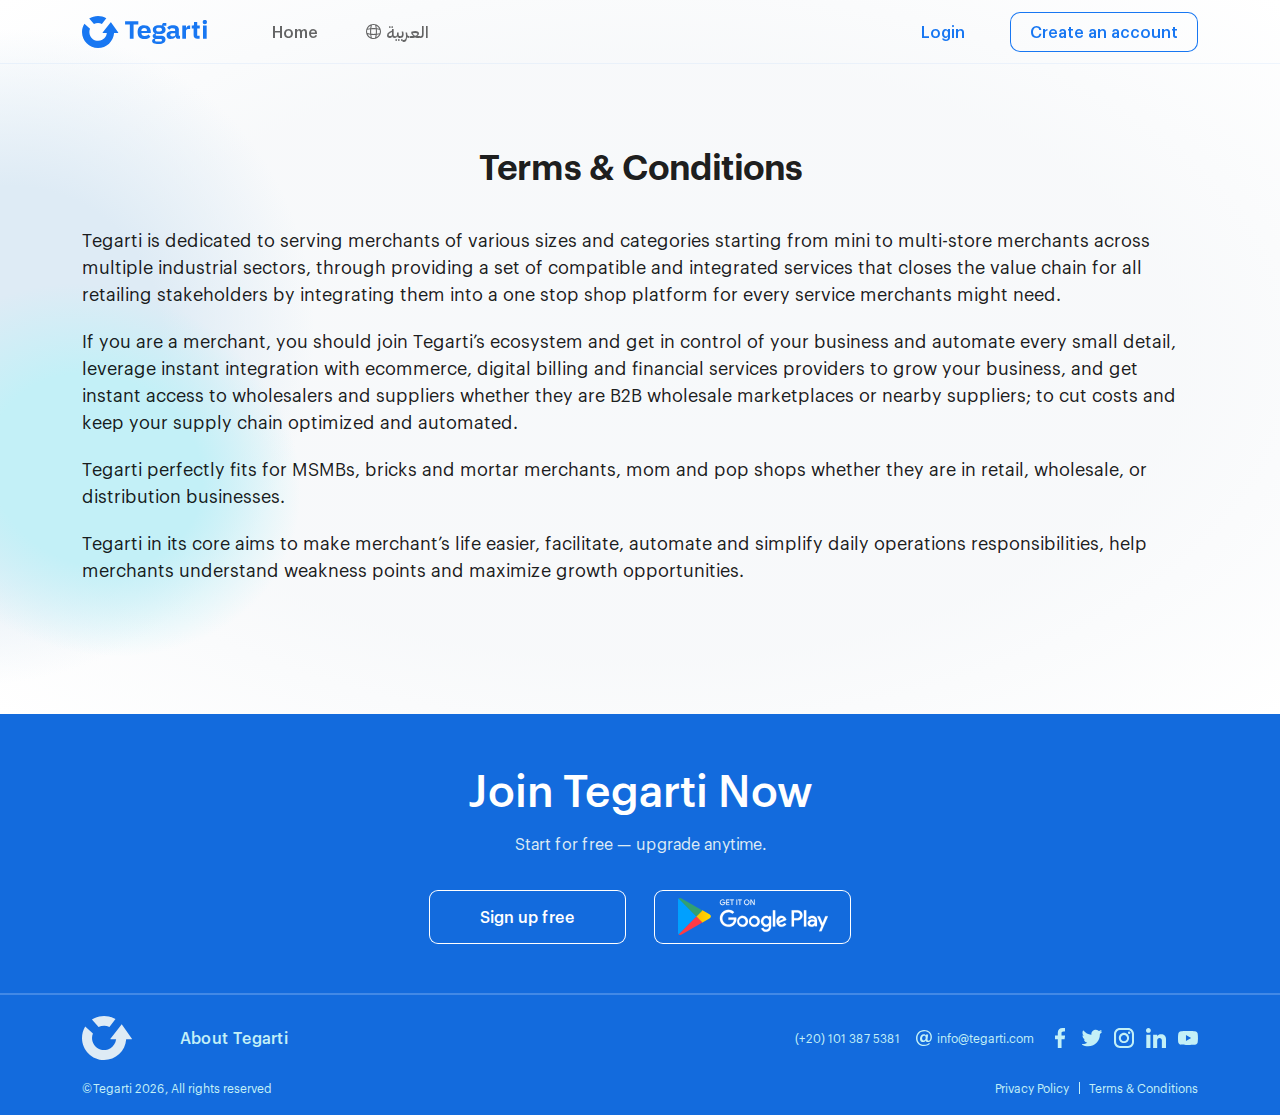
<file: terms.html>
<!DOCTYPE html>
<html lang="en" dir="ltr">

<head>
    <meta charset="UTF-8">
    <meta http-equiv="X-UA-Compatible" content="IE=edge">
    <meta name="viewport" content="width=device-width, initial-scale=1.0">
    <link rel="icon" type="image/svg+xml" href="images/favicon.svg">
    <link rel="icon" type="image/png" href="images/favicon.png">
    <title>Terms & Conditions - Tegarti</title>
    <link rel="stylesheet" href="css/bootstrap.min.css">
    <link rel="stylesheet" href="css/swiper-bundle.min.css">
    <link rel="stylesheet" href="css/style.min.css">
</head>

<body>
    <main class="inner-page">
        <header>
            <div class="container">
                <div class="row">
                    <div class="d-flex align-items-center col-9 col-md-9 col-lg-2">
                        <a href="index.html" class="header-logo">
                            <svg width="155.8" height="40" viewBox="0 0 155.8 40">
                                <path d="M9,3.3C12.2,1.2,16,0,20,0c3.6,0,7.2,1,10.3,2.9l-5.5,7.1c-1.5-0.7-3.1-1.1-4.8-1.1c-1.8,0-3.5,0.4-5.1,1.2L9,3.3z M20,40 c5.1,0,10-1.9,13.7-5.4c3.7-3.5,5.9-8.2,6.3-13.2l0-0.3h5c0.1,0,0.2-0.1,0.2-0.1c0,0,0-0.1,0-0.3l0,0l-9.1-13c0,0,0,0-0.1,0 c0,0,0,0-0.1,0c0,0-0.1,0-0.1,0l-10.1,13l0,0c-0.1,0.1-0.1,0.2,0,0.3c0,0,0.1,0.1,0.2,0.1h5l0,0.4c-0.4,3.3-2.4,6.3-5.4,8 c0,0-0.1,0-0.1,0.1l0,0c-1.6,0.9-3.5,1.4-5.3,1.4c-4.8,0-9-3.1-10.4-7.7c-0.3-1-0.5-2.1-0.5-3.2c0-1.4,0.3-2.8,0.8-4.1l-7-6.2 C1,12.8,0,16.3,0,20C0,31,9,40,20,40 M70.2,6.6H53.7v4.2h5.9v17.6h4.7V10.8h5.9V6.6z M83.9,14.1c-0.6-0.7-1.4-1.4-2.4-1.8 c-1.9-0.9-5.8-1-7.8-0.1c-1,0.4-1.8,1-2.4,1.7c-0.7,0.7-1.2,1.6-1.5,2.7c-0.3,1.1-0.5,2.2-0.5,3.5c0,1.3,0.2,2.5,0.5,3.6 c0.3,1.1,0.8,1.9,1.5,2.7c0.7,0.7,1.5,1.3,2.5,1.7c2.1,0.9,6.2,0.8,8.5-0.1c1.2-0.5,2.1-1.2,2.9-2l-2.3-2.9c-0.5,0.5-1.1,1-1.7,1.4 c-1.3,0.8-5,0.8-6.2-0.4c-0.6-0.6-0.9-1.5-0.9-2.5v-0.2v0h1.4h0.8h9.4v-1.4c0-1.1-0.1-2.1-0.4-3.2C85,15.8,84.5,14.9,83.9,14.1z M80.9,18.6h-4.7h-0.8H74v-0.2c0-4,4.8-4.3,6.2-2.4c0.4,0.6,0.7,1.4,0.7,2.4V18.6z M100.5,9.4c-0.7,0.6-0.6,1.7-0.6,2.5 c-0.8-0.2-2.4-0.4-4-0.3c-2.2,0.1-4.7,0.5-5.9,1.5c-1.2,1-1.7,2.3-1.7,4c0,2.1,0.9,3.8,2.9,4.7V22c-3.7,0.8-3.4,3.5-2.5,4.8 c0.4,0.5,1,0.9,1.8,1v0.3c-1.8,0.2-3.1,1.2-3.1,3.1c0,1.3,0.6,2.2,1.8,2.8c2.5,1.3,7.9,1.1,10.2,0.6c2.9-0.6,4.7-2.1,4.7-5.1 c0-1.5-0.4-2.7-1.4-3.5c-0.9-0.8-2.3-1.3-4.3-1.3h-4.7c-0.7,0-1.2-0.1-1.5-0.3c-0.3-0.2-0.4-0.5-0.4-0.9c0-0.6,0.2-1,0.7-1.3 c2,0.5,11.7,1.5,11.7-5.1c0-2.1-0.9-3.8-2.8-4.7v-0.1h3.7V8.9h-2.6C101.5,8.9,100.9,9.1,100.5,9.4z M97.1,28.7c1,0,1.6,0.1,2,0.4 c0.4,0.2,0.6,0.6,0.6,1.1c0,2-2.7,1.7-5.3,1.7c-1.6,0-3.4-0.1-3.4-1.7c0-0.5,0.2-1.1,0.6-1.5H97.1z M96.2,19.4 c-2.5-0.1-3.8-0.2-3.8-2.5c0.1-2,1.4-2.3,3.7-2.3c2.2,0,3.6,0.5,3.6,2.4C99.7,19.3,98.3,19.5,96.2,19.4z M132.2,12.3 c-0.5,0.2-0.9,0.5-1.2,0.8c-0.3,0.3-0.6,0.7-0.8,1.1c-0.2,0.4-0.3,0.9-0.4,1.3h-0.2V12h-4.6v16.4h4.6v0v-9.5c0-1,0.3-1.6,1-2 c0.6-0.3,1.7-0.5,3-0.5h1.2V12h-0.8C133.2,12,132.7,12.1,132.2,12.3z M143.7,7.6h-4.1v2.7c0,0.6-0.1,1-0.3,1.3 c-0.2,0.3-0.6,0.4-1.3,0.4h-1.2v3.6h2.3v8c0,1.6,0.4,2.7,1.2,3.6c0.8,0.8,2,1.2,3.6,1.2h2.7v0v-3.6h-3v-9.2h3.2V12h-3.2V7.6z M150.8,28.3h4.6V12h-4.6V28.3z M155.1,5.6c-0.4-0.4-1.1-0.6-2-0.6c-1,0-1.6,0.2-2,0.6c-0.4,0.4-0.6,1-0.6,1.6V8 c0,0.7,0.2,1.2,0.6,1.6c0.4,0.4,1.1,0.6,2,0.6c1,0,1.6-0.2,2-0.6c0.4-0.4,0.6-1,0.6-1.6V7.3C155.8,6.6,155.6,6.1,155.1,5.6z M120.8,17.6c0-1.9-0.6-3.4-1.7-4.4c-2.3-2-8.3-1.9-10.5-0.7c-1,0.5-1.8,1.3-2.5,2.3l2.7,2.4c0.3-0.5,0.8-0.9,1.3-1.3 c1.3-1,4.6-0.7,5.4,0.1c0.7,0.8,0.6,1.8,0.6,2.9c-3.5,0-10.7-0.7-10.7,5.1c0,1.4,0.4,2.5,1.3,3.4c2.2,2.3,7.2,1,8,0.5 c0.8-0.5,1.4-1.4,1.7-2.4h0.2c0.3,1.7,1.4,2.9,3.1,2.9h2.5v-3.6h-1.5V17.6z M116.2,23.4c0,0.7-0.3,1.3-0.8,1.6 c-1.4,0.8-4,0.6-4.7,0.1c-0.6-0.4-0.6-1.2-0.6-1.8c0-2.1,2.5-1.8,6.1-1.8V23.4z"></path>
                            </svg>
                        </a>
                    </div>
                    <div class="col-lg-6 d-none d-lg-flex align-items-center gap-5">
                        <nav>
                            <a href="index.html">Home</a>
                        </nav>
                        <a href="index-ar.html" class="language-switcher">
                            <svg viewBox="0 0 28 28">
                                <path d="M26.9,19.4c0.7-1.7,1.1-3.5,1.1-5.4c0-7.7-6.3-14-14-14c-1.9,0-3.7,0.4-5.4,1.1c0,0,0,0,0,0C3.6,3.2,0,8.2,0,14 c0,1.9,0.4,3.7,1.1,5.4c0,0,0,0,0,0c1.4,3.4,4.1,6.1,7.5,7.5c0,0,0,0,0,0c1.7,0.7,3.5,1.1,5.4,1.1C19.8,28,24.8,24.4,26.9,19.4 C26.9,19.4,26.9,19.4,26.9,19.4z M2,14c0-1.1,0.2-2.1,0.4-3.1c1.8-0.4,3.5-0.8,5.3-1c-0.2,2.7-0.2,5.4,0,8.1c-1.8-0.2-3.6-0.6-5.3-1 C2.2,16.1,2,15.1,2,14z M9.8,9.8c2.8-0.2,5.7-0.2,8.5,0c0.2,2.8,0.2,5.7,0,8.5c-2.8,0.2-5.7,0.2-8.5,0C9.5,15.4,9.5,12.6,9.8,9.8z M20.3,10c1.8,0.2,3.6,0.6,5.3,1c0.3,1,0.4,2,0.4,3.1c0,1.1-0.2,2.1-0.4,3.1c-1.8,0.4-3.5,0.8-5.3,1C20.5,15.4,20.5,12.6,20.3,10z M24.8,8.7c-1.5-0.3-3.1-0.6-4.7-0.8c-0.2-1.6-0.5-3.1-0.8-4.7C21.7,4.4,23.6,6.3,24.8,8.7z M17.1,2.4c0.4,1.8,0.8,3.5,1,5.3 c-2.7-0.2-5.4-0.2-8.1,0c0.2-1.8,0.6-3.6,1-5.3c1-0.3,2-0.4,3.1-0.4C15.1,2,16.1,2.2,17.1,2.4z M8.7,3.3C8.4,4.8,8.1,6.3,7.9,7.9 C6.4,8.1,4.8,8.4,3.2,8.7C4.4,6.3,6.3,4.4,8.7,3.3z M3.3,19.3c1.5,0.3,3.1,0.6,4.7,0.8c0.2,1.6,0.4,3.1,0.8,4.7 C6.3,23.6,4.4,21.7,3.3,19.3z M10.9,25.6c-0.4-1.8-0.8-3.5-1-5.3c1.3,0.1,2.7,0.2,4,0.2c1.3,0,2.7-0.1,4-0.2c-0.2,1.8-0.6,3.6-1,5.3 c-1,0.3-2,0.4-3.1,0.4S11.9,25.8,10.9,25.6z M19.3,24.8c0.3-1.5,0.6-3.1,0.8-4.7c1.6-0.2,3.1-0.4,4.7-0.8 C23.6,21.7,21.7,23.6,19.3,24.8z"></path>
                            </svg>
                            <span>العربية</span>
                        </a>
                    </div>
                    <div class="col-lg-4 d-none d-lg-flex align-items-center">
                        <div class="account-area">
                            <a class="login--btn" href="https://store.tegarti.com/#/auth/login" target="_blank" rel="noopener">Login</a>
                            <a class="register--btn" href="https://cashier.tegarti.com/#/auth/register" target="_blank" rel="noopener">Create an account</a>
                        </div>
                    </div>
                    <div class="col-3 col-md-3 d-flex d-lg-none">
                        <a href="#" class="mobile-menu__toggle">
                            <svg width="512" height="512" viewBox="0 0 512 512">
                                <path d="M16,110h480c8.8,0,16-7.2,16-16c0-8.8-7.2-16-16-16H16C7.2,78,0,85.2,0,94S7.2,110,16,110z M496,240H16c-8.8,0-16,7.2-16,16 c0,8.8,7.2,16,16,16h480c8.8,0,16-7.2,16-16C512,247.2,504.8,240,496,240z M496,402H176c-8.8,0-16,7.2-16,16c0,8.8,7.2,16,16,16h320 c8.8,0,16-7.2,16-16C512,409.2,504.8,402,496,402z"></path>
                            </svg>
                        </a>
                    </div>
                </div>
            </div>
        </header>
        <section>
            <div class="container">
                <h1>Terms & Conditions</h1>
                <p>Tegarti is dedicated to serving merchants of various sizes and categories starting from mini to multi-store merchants across multiple industrial sectors, through providing a set of compatible and integrated services that closes the value chain for all retailing stakeholders by integrating them into a one stop shop platform for every service merchants might need.</p>

                <p>If you are a merchant, you should join Tegarti’s ecosystem and get in control of your business and automate every small detail, leverage instant integration with ecommerce, digital billing and financial services providers to grow your business, and get instant access to wholesalers and suppliers whether they are B2B wholesale marketplaces or nearby suppliers; to cut costs and keep your supply chain optimized and automated.</p>

                <p>Tegarti perfectly fits for MSMBs, bricks and mortar merchants, mom and pop shops whether they are in retail, wholesale, or distribution businesses.</p>

                <p>Tegarti in its core aims to make merchant’s life easier, facilitate, automate and simplify daily operations responsibilities, help merchants understand weakness points and maximize growth opportunities.</p>
            </div>
        </section>
        <footer>
            <div class="top-bar">
                <div class="container">
                    <h3>Join Tegarti Now</h3>
                    <p>Start for free — upgrade anytime.</p>
                    <div class="cta-btns">
                        <a class="btn btn-primary" href="https://cashier.tegarti.com/#/auth/register" target="_blank" rel="noopener">Sign up free</a>
                        <a class="btn btn-primary google-play--btn" href="https://play.google.com/store/apps/details?id=com.tegarti.pos&hl=ar&gl=eg" target="_blank" rel="noopener">
                            <img src="images/google-play-btn.svg" alt="">
                        </a>
                    </div>
                </div>
            </div>
            <div class="bottom-bar">
                <div class="container">
                    <div class="row">
                        <div class="col-12 col-lg-6 d-flex flex-column flex-lg-row align-items-center gap-lg-5">
                            <a href="index.html" class="footer-logo">
                                <svg width="200" height="200" viewBox="0 0 200 200">
                                    <path d="M39.7,26.2C54.1,16.6,71,11.6,88.4,11.6c16.1,0,31.9,4.4,45.6,12.7l-24.3,31.2c-6.6-3.2-13.7-4.8-21.1-4.8 c-7.8,0-15.5,1.9-22.4,5.4L39.7,26.2z M88.4,188.4C39.7,188.4,0,148.8,0,100c0-16.3,4.4-32.1,12.8-45.9l30.9,27.6 c-2.4,5.8-3.6,12-3.6,18.3c0,4.8,0.7,9.6,2.1,14.1c6.2,20.5,24.8,34.2,46.2,34.2c8.2,0,16.3-2.1,23.5-6.1l0.2-0.1 c0.2-0.1,0.3-0.2,0.5-0.3c12.9-7.5,21.8-20.7,23.7-35.4l0.2-1.5h-22.2c-0.6,0-0.9-0.5-0.9-0.6c-0.1-0.2-0.2-0.7,0.2-1.1l0.1-0.1 l44.5-57.5c0.2-0.2,0.4-0.3,0.7-0.3c0.1,0,0.2,0,0.3,0.1c0.1,0,0.2,0.1,0.3,0.2l40.1,57.5l0.1,0.1c0.4,0.4,0.3,0.9,0.2,1.1 c-0.1,0.1-0.3,0.6-0.9,0.6h-22.3l-0.1,1.3c-1.5,22.3-11.4,43-27.8,58.3C132.4,179.9,111,188.4,88.4,188.4"></path>
                                </svg>
                            </a>
                            <nav>
                                <a href="contact.html" target="_blank" class="d-none">Contact us</a>
                                <a href="about.html" target="_blank">About Tegarti</a>
                            </nav>
                        </div>
                        <div class="col-12 col-lg-6 d-flex flex-column flex-lg-row align-items-center justify-content-lg-end gap-3">
                            <a class="footer__link" href="tel:00201013875381" title="Call us">(+20) 101 387 5381</a>
                            <a class="footer__link" href="mailto:info@tegarti.com" title="Email us">
                                <svg width="22.6" height="22.6" viewBox="0 0 22.6 22.6">
                                    <path d="M11.3,22.6c1.8,0,3.6-0.4,5.3-1.1c1.4-0.6,2.7-1.6,3.5-2.9h-2.2c-1.8,1.6-4.2,2.4-6.6,2.3 c-6.1,0-9.2-4.2-9.2-9.2c0-5.8,4.1-9.8,9.6-9.8s8.8,3.3,8.8,8c0.1,1.4-0.2,2.9-0.9,4.1c-0.5,0.7-1.2,1.2-2.1,1.2c-1,0-1.4-0.7-1.2-2 l0.8-7h-2.9L14,7.7c-0.6-1.2-1.8-1.9-3.1-1.7c-2.9,0-5.3,2.6-5.3,6.3c0,3,1.7,4.8,4.3,4.8c1.6,0,3.1-1,3.8-2.4 c0.3,1.4,1.2,2.3,3.4,2.3c2.4,0,5.4-1.9,5.4-7.1c0-5.7-4.5-9.8-10.9-9.8C5.3-0.1,0.1,5,0,11.4c0,0.1,0,0.1,0,0.2 C0,17.5,4.1,22.6,11.3,22.6z M10.8,14.7c-1.3,0-2.2-1-2.2-2.6c0-2.4,1.2-3.9,2.7-3.9s2.4,0.9,2.4,2.6c0.1,1-0.3,2.1-0.9,2.9 C12.3,14.3,11.5,14.7,10.8,14.7L10.8,14.7z"></path>
                                </svg>
                                <span>info@tegarti.com</span>
                            </a>
                            <ul class="social-links">
                                <li>
                                    <a href="https://www.facebook.com/Tegartiapp" target="_blank" rel="noopener" title="Find us on Facebook">
                                        <svg width="13.2" height="25.7" viewBox="0 0 13.2 25.7">
                                            <path d="M8.4,25.7l0-11.1h3.9L13,9.7H8.4v-3c0-1.4,0.4-2.3,2.3-2.3h1.8c0.4,0,0.7-0.3,0.7-0.7v-3 c0-0.4-0.3-0.7-0.7-0.7c0,0,0,0,0,0H9.6c-3.6,0-6,2.2-6,6.2v3.5H0v4.9h3.6l0,11.1L8.4,25.7z"></path>
                                        </svg>
                                    </a>
                                </li>
                                <li>
                                    <a href="https://twitter.com/TegartiApp" target="_blank" rel="noopener" title="Find us on Twitter">
                                        <svg width="28.7" height="23.9" viewBox="0 0 28.7 23.9">
                                            <path d="M28.3,2.8c-0.6,0.3-1.3,0.5-2,0.7c0.8-0.7,1.3-1.6,1.6-2.6c0.1-0.2,0-0.4-0.2-0.4c-0.1,0-0.2,0-0.3,0 c-0.9,0.6-2,1-3,1.3c-0.1,0-0.1,0-0.2,0c-0.2,0-0.4-0.1-0.5-0.2c-1.1-1-2.6-1.5-4.1-1.5c-0.7,0-1.3,0.1-2,0.3c-2,0.6-3.6,2.3-4,4.3 c-0.2,0.7-0.2,1.5-0.1,2.3c0,0.1,0,0.1-0.1,0.2c0,0-0.1,0.1-0.2,0.1h0C8.8,6.8,4.8,4.6,2,1.2C1.9,1.1,1.7,1,1.6,1.1 c0,0-0.1,0.1-0.1,0.1c-1.4,2.4-1,5.5,1,7.5C2,8.6,1.5,8.5,1.1,8.2c-0.2-0.1-0.4,0-0.4,0.1c0,0,0,0.1,0,0.2c0,2.5,1.4,4.7,3.6,5.7 H4.1c-0.4,0-0.7,0-1-0.1c-0.2,0-0.3,0.1-0.4,0.3c0,0.1,0,0.1,0,0.2c0.7,2.2,2.6,3.8,4.9,4.2c-1.9,1.3-4.1,1.9-6.4,1.9H0.5 c-0.2,0-0.4,0.1-0.5,0.4c-0.1,0.2,0,0.4,0.2,0.5c2.6,1.5,5.5,2.3,8.5,2.3c2.5,0,5-0.5,7.3-1.5c2-0.9,3.9-2.3,5.3-4 c1.4-1.6,2.5-3.5,3.3-5.5c0.7-1.9,1.1-3.9,1.1-6V6.8c0-0.3,0.1-0.6,0.4-0.8c1-0.8,1.8-1.7,2.5-2.7c0.1-0.1,0.1-0.4-0.1-0.4 C28.5,2.7,28.4,2.7,28.3,2.8L28.3,2.8z"></path>
                                        </svg>
                                    </a>
                                </li>
                                <li>
                                    <a href="https://www.instagram.com/tegartiapp" target="_blank" rel="noopener" title="Find us on Instagram">
                                        <svg width="26.1" height="26.1" viewBox="0 0 26.1 26.1">
                                            <path d="M18.3,0H7.8C3.5,0,0,3.5,0,7.8v10.5c0,4.3,3.5,7.8,7.8,7.8h10.5c4.3,0,7.8-3.5,7.8-7.8V7.8C26.1,3.5,22.6,0,18.3,0L18.3,0z M23.5,18.3c0,2.8-2.3,5.1-5.1,5.1l0,0H7.8c-2.8,0-5.1-2.3-5.1-5.1c0,0,0,0,0,0V7.8c0-2.8,2.3-5.1,5.1-5.1l0,0h10.5 c2.8,0,5.1,2.3,5.1,5.1l0,0L23.5,18.3z M13,6.3c-3.7,0-6.7,3-6.7,6.7c0,3.7,3,6.7,6.7,6.7c3.7,0,6.7-3,6.7-6.7 C19.8,9.3,16.8,6.3,13,6.3z M13,17.2c-2.3,0-4.1-1.8-4.1-4.1c0-2.3,1.8-4.1,4.1-4.1c2.3,0,4.1,1.8,4.1,4.1v0 C17.2,15.3,15.3,17.2,13,17.2z M21.4,6.3c0,0.9-0.7,1.6-1.6,1.6s-1.6-0.7-1.6-1.6s0.7-1.6,1.6-1.6S21.4,5.5,21.4,6.3L21.4,6.3z"></path>
                                        </svg>
                                    </a>
                                </li>
                                <li>
                                    <a href="https://www.linkedin.com/company/tegarti" target="_blank" rel="noopener" title="Find us on LinkedIn">
                                        <svg width="26.1" height="26" viewBox="0 0 26.1 26">
                                            <path d="M0.4,8.7h5.4V26H0.4V8.7z M26.1,14.2V26h-5.4V16c0-1.7-1.3-3-3-3.1s-3,1.3-3.1,3c0,0,0,0.1,0,0.1v10H9.3l0,0V8.7h5.3v2.3 c0,0,0,0,0,0c0.1-0.2,0.2-0.3,0.3-0.5c1-1.4,2.6-2.3,4.3-2.3h0.9C23.4,8.2,26.1,10.9,26.1,14.2z M6.3,3.1c0,1.7-1.4,3.1-3.1,3.1 C1.4,6.3,0,4.9,0,3.1C0,1.4,1.4,0,3.1,0c0,0,0,0,0,0C4.9,0,6.3,1.4,6.3,3.1C6.3,3.1,6.3,3.1,6.3,3.1z"></path>
                                        </svg>
                                    </a>
                                </li>
                                <li>
                                    <a href="https://www.youtube.com/channel/UCwKGc6uGmw4hSqu5Dy3AIVA" target="_blank" rel="noopener" title="Find us on YouTube">
                                        <svg viewBox="0 0 28.6 20">
                                            <path d="M28,3.1c-0.3-1.2-1.3-2.2-2.5-2.5C23.2,0,14.3,0,14.3,0S5.3,0,3.1,0.6C1.9,0.9,0.9,1.9,0.6,3.1C0,5.4,0,10,0,10 s0,4.7,0.6,6.9c0.3,1.2,1.3,2.2,2.5,2.5C5.4,20,14.3,20,14.3,20s8.9,0,11.2-0.6c1.2-0.3,2.2-1.3,2.5-2.5c0.6-2.2,0.6-6.9,0.6-6.9 S28.6,5.4,28,3.1z M11.4,14.3V5.7l7.4,4.3L11.4,14.3z"></path>
                                        </svg>
                                    </a>
                                </li>
                            </ul>
                        </div>
                    </div>
                    <div class="row mt-3">
                        <div class="col-12 col-lg-6 d-flex align-items-lg-center order-1 order-lg-0">
                            <span class="copyrights">&copy;Tegarti <span class="copyrights__year">2021</span>, All rights reserved</span>
                        </div>
                        <div class="col-12 col-lg-6 d-flex align-items-lg-center justify-content-lg-end">
                            <ul class="footer__links">
                                <li>
                                    <a class="footer__link" href="privacy-policy.html" target="_blank">Privacy Policy</a>
                                </li>
                                <li>
                                    <a class="footer__link" href="terms.html" target="_blank">Terms &amp; Conditions</a>
                                </li>
                            </ul>
                        </div>
                    </div>
                </div>
            </div>
        </footer>
        <div class="mobile-menu">
            <div class="row">
                <div class="col-6">
                    <a href="index.html" class="menu-logo">
                        <svg width="200" height="200" viewBox="0 0 200 200">
                            <path d="M39.7,26.2C54.1,16.6,71,11.6,88.4,11.6c16.1,0,31.9,4.4,45.6,12.7l-24.3,31.2c-6.6-3.2-13.7-4.8-21.1-4.8 c-7.8,0-15.5,1.9-22.4,5.4L39.7,26.2z M88.4,188.4C39.7,188.4,0,148.8,0,100c0-16.3,4.4-32.1,12.8-45.9l30.9,27.6 c-2.4,5.8-3.6,12-3.6,18.3c0,4.8,0.7,9.6,2.1,14.1c6.2,20.5,24.8,34.2,46.2,34.2c8.2,0,16.3-2.1,23.5-6.1l0.2-0.1 c0.2-0.1,0.3-0.2,0.5-0.3c12.9-7.5,21.8-20.7,23.7-35.4l0.2-1.5h-22.2c-0.6,0-0.9-0.5-0.9-0.6c-0.1-0.2-0.2-0.7,0.2-1.1l0.1-0.1 l44.5-57.5c0.2-0.2,0.4-0.3,0.7-0.3c0.1,0,0.2,0,0.3,0.1c0.1,0,0.2,0.1,0.3,0.2l40.1,57.5l0.1,0.1c0.4,0.4,0.3,0.9,0.2,1.1 c-0.1,0.1-0.3,0.6-0.9,0.6h-22.3l-0.1,1.3c-1.5,22.3-11.4,43-27.8,58.3C132.4,179.9,111,188.4,88.4,188.4"></path>
                        </svg>
                    </a>
                </div>
                <div class="col-6 d-flex">
                    <a href="#" class="mobile-menu__toggle">
                        <svg viewBox="0 0 512 512">
                            <path d="M287.2,256L505.6,37.6c8.6-8.6,8.6-22.6,0-31.2c-8.6-8.6-22.6-8.6-31.2,0L256,224.8L37.6,6.4C29.1-2.1,15-2.1,6.4,6.4 c-8.6,8.6-8.6,22.6,0,31.2L224.8,256L6.4,474.4c-8.6,8.6-8.6,22.6,0,31.2c8.6,8.6,22.6,8.6,31.2,0L256,287.2l218.4,218.4 c8.6,8.6,22.6,8.6,31.2,0c8.6-8.6,8.6-22.6,0-31.2L287.2,256z"></path>
                        </svg>
                    </a>
                </div>
            </div>
            <div class="row">
                <div class="col-12">
                    <nav>
                        <a href="#features">Features</a>
                        <a href="#sectors">Sectors</a>
                        <a href="#pricing">Pricing</a>
                    </nav>
                    <a href="index-ar.html" class="language-switcher">
                        <svg viewBox="0 0 28 28">
                            <path d="M26.9,19.4c0.7-1.7,1.1-3.5,1.1-5.4c0-7.7-6.3-14-14-14c-1.9,0-3.7,0.4-5.4,1.1c0,0,0,0,0,0C3.6,3.2,0,8.2,0,14 c0,1.9,0.4,3.7,1.1,5.4c0,0,0,0,0,0c1.4,3.4,4.1,6.1,7.5,7.5c0,0,0,0,0,0c1.7,0.7,3.5,1.1,5.4,1.1C19.8,28,24.8,24.4,26.9,19.4 C26.9,19.4,26.9,19.4,26.9,19.4z M2,14c0-1.1,0.2-2.1,0.4-3.1c1.8-0.4,3.5-0.8,5.3-1c-0.2,2.7-0.2,5.4,0,8.1c-1.8-0.2-3.6-0.6-5.3-1 C2.2,16.1,2,15.1,2,14z M9.8,9.8c2.8-0.2,5.7-0.2,8.5,0c0.2,2.8,0.2,5.7,0,8.5c-2.8,0.2-5.7,0.2-8.5,0C9.5,15.4,9.5,12.6,9.8,9.8z M20.3,10c1.8,0.2,3.6,0.6,5.3,1c0.3,1,0.4,2,0.4,3.1c0,1.1-0.2,2.1-0.4,3.1c-1.8,0.4-3.5,0.8-5.3,1C20.5,15.4,20.5,12.6,20.3,10z M24.8,8.7c-1.5-0.3-3.1-0.6-4.7-0.8c-0.2-1.6-0.5-3.1-0.8-4.7C21.7,4.4,23.6,6.3,24.8,8.7z M17.1,2.4c0.4,1.8,0.8,3.5,1,5.3 c-2.7-0.2-5.4-0.2-8.1,0c0.2-1.8,0.6-3.6,1-5.3c1-0.3,2-0.4,3.1-0.4C15.1,2,16.1,2.2,17.1,2.4z M8.7,3.3C8.4,4.8,8.1,6.3,7.9,7.9 C6.4,8.1,4.8,8.4,3.2,8.7C4.4,6.3,6.3,4.4,8.7,3.3z M3.3,19.3c1.5,0.3,3.1,0.6,4.7,0.8c0.2,1.6,0.4,3.1,0.8,4.7 C6.3,23.6,4.4,21.7,3.3,19.3z M10.9,25.6c-0.4-1.8-0.8-3.5-1-5.3c1.3,0.1,2.7,0.2,4,0.2c1.3,0,2.7-0.1,4-0.2c-0.2,1.8-0.6,3.6-1,5.3 c-1,0.3-2,0.4-3.1,0.4S11.9,25.8,10.9,25.6z M19.3,24.8c0.3-1.5,0.6-3.1,0.8-4.7c1.6-0.2,3.1-0.4,4.7-0.8 C23.6,21.7,21.7,23.6,19.3,24.8z"></path>
                        </svg>
                        <span>العربية</span>
                    </a>
                </div>
            </div>
            <div class="row">
                <div class="col-12">
                    <div class="account-area">
                        <a class="login--btn" href="https://store.tegarti.com/#/auth/login" target="_blank" rel="noopener">Login</a>
                        <a class="register--btn" href="https://cashier.tegarti.com/#/auth/register" target="_blank" rel="noopener">Create an account</a>
                    </div>
                </div>
            </div>
        </div>
    </main>
    <script src="js/popper.min.js" defer></script>
    <script src="js/bootstrap.min.js" defer></script>
    <script src="js/swiper-bundle.min.js" defer></script>
    <script src="js/scripts.js" defer></script>
</body>

</html>
</file>
<file: css/style.min.css>
:root{--default-font-size: 1rem;--color-brand: #1877F2;--color-bg: #EEF0F8;--color-text-primary: rgba(0, 0, 0, 0.9);--color-text-secondary: rgba(0, 0, 0, 0.6);--color-bg-hero: #DEEBF5}@font-face{font-family:"GraphikArabic_Light";src:url("../fonts/GraphikArabic-Light.eot");src:local("Graphik Arabic Light"),local("GraphikArabic-Light"),url("../fonts/GraphikArabic-Light.eot?#iefix") format("embedded-opentype"),url("../fonts/GraphikArabic-Light.woff2") format("woff2"),url("../fonts/GraphikArabic-Light.woff") format("woff"),url("../fonts/GraphikArabic-Light.ttf") format("truetype"),url("../fonts/GraphikArabic-Light.svg#GraphikArabic-Light") format("svg");font-weight:300;font-style:normal;font-display:swap}@font-face{font-family:"GraphikArabic_Regular";src:url("../fonts/GraphikArabic-Regular.eot");src:local("Graphik Arabic Regular"),local("GraphikArabic-Regular"),url("../fonts/GraphikArabic-Regular.eot?#iefix") format("embedded-opentype"),url("../fonts/GraphikArabic-Regular.woff2") format("woff2"),url("../fonts/GraphikArabic-Regular.woff") format("woff"),url("../fonts/GraphikArabic-Regular.ttf") format("truetype"),url("../fonts/GraphikArabic-Regular.svg#GraphikArabic-Regular") format("svg");font-weight:normal;font-style:normal;font-display:swap}@font-face{font-family:"GraphikArabic_Medium";src:url("../fonts/GraphikArabic-Medium.eot");src:local("Graphik Arabic Medium"),local("GraphikArabic-Medium"),url("../fonts/GraphikArabic-Medium.eot?#iefix") format("embedded-opentype"),url("../fonts/GraphikArabic-Medium.woff2") format("woff2"),url("../fonts/GraphikArabic-Medium.woff") format("woff"),url("../fonts/GraphikArabic-Medium.ttf") format("truetype"),url("../fonts/GraphikArabic-Medium.svg#GraphikArabic-Medium") format("svg");font-weight:500;font-style:normal;font-display:swap}@font-face{font-family:"GraphikArabic_SemiBold";src:url("../fonts/GraphikArabic-SemiBold.eot");src:local("Graphik Arabic SemiBold"),local("GraphikArabic-SemiBold"),url("../fonts/GraphikArabic-SemiBold.eot?#iefix") format("embedded-opentype"),url("../fonts/GraphikArabic-SemiBold.woff2") format("woff2"),url("../fonts/GraphikArabic-SemiBold.woff") format("woff"),url("../fonts/GraphikArabic-SemiBold.ttf") format("truetype"),url("../fonts/GraphikArabic-SemiBold.svg#GraphikArabic-SemiBold") format("svg");font-weight:600;font-style:normal;font-display:swap}.btn{font-family:"GraphikArabic_Medium",sans-serif;font-size:1rem;border-width:0.125rem;border-radius:0.5rem;white-space:nowrap;padding:.75rem 3rem}.btn svg{fill:currentColor;-webkit-transition:fill .15s ease-in-out;-o-transition:fill .15s ease-in-out;transition:fill .15s ease-in-out}.btn img{height:100%}.btn:hover,.btn:active,.btn:focus,.btn:active:focus{-webkit-box-shadow:none;box-shadow:none}.btn:hover svg,.btn:active svg,.btn:focus svg,.btn:active:focus svg{fill:currentColor}.btn-lg{border-radius:1.5rem;padding:.725rem 3rem}.btn-primary{color:#fff;background-color:#1877f2;background-color:var(--color-brand);border-color:#1877f2;border-color:var(--color-brand)}.btn-primary:hover{background-color:#136bdd;border-color:#136bdd}.btn-primary:disabled{background-color:#4893f5;border-color:#4893f5}.btn-outline-primary{color:#1877f2;color:var(--color-brand);border-color:#1877f2;border-color:var(--color-brand)}.btn-outline-primary:hover{background-color:#1877f2;background-color:var(--color-brand);border-color:#1877f2;border-color:var(--color-brand)}.btn-primary:active,.btn-primary:focus,.btn-outline-primary:active,.btn-outline-primary:focus{background-color:#0a54b3;border-color:#0a54b3}.btn-secondary{color:#1877f2;color:var(--color-brand);background-color:#e8e8e8;border-color:#e8e8e8}.btn-secondary:hover{color:#0d6ae4;background-color:#dbdbdb;border-color:#dbdbdb}.btn-secondary:disabled{color:#3085f3;background-color:#f5f5f5;border-color:#f5f5f5}.btn-outline-secondary{color:#1877f2;color:var(--color-brand);border-color:#e8e8e8}.btn-outline-secondary:hover{color:#1877f2;color:var(--color-brand);background-color:#e8e8e8;border-color:#e8e8e8}.btn-secondary:active,.btn-secondary:focus,.btn-outline-secondary:active,.btn-outline-secondary:focus{color:#0d6ae4;background-color:#cfcfcf;border-color:#cfcfcf}.btn-success{color:#fff;background-color:#4cc784;border-color:#4cc784}.btn-success:hover{background-color:#3bbe77;border-color:#3bbe77}.btn-outline-success{color:#4cc784;border-color:#4cc784}.btn-outline-success:hover{background-color:#4cc784;border-color:#4cc784}.btn-success:active,.btn-success:focus,.btn-outline-success:active,.btn-outline-success:focus{color:#fff;background-color:#35ab6b;border-color:#35ab6b}.btn-danger{color:#fff;background-color:#ff6b73;border-color:#ff6b73}.btn-danger:hover{background-color:#ff525b;border-color:#ff525b}.btn-outline-danger{color:#ff6b73;border-color:#ff6b73}.btn-outline-danger:hover{background-color:#ff6b73;border-color:#ff6b73}.btn-danger:active,.btn-danger:focus,.btn-outline-danger:active,.btn-outline-danger:focus{color:#fff;background-color:#ff3843;border-color:#ff3843}.btn-warning{color:#fff;background-color:#ffc600;border-color:#ffc600}.btn-warning:hover{color:#fff;background-color:#f5be00;border-color:#f5be00}.btn-outline-warning{color:orange;border-color:#ffc600}.btn-outline-warning:hover{color:#fff;background-color:#ffc600;border-color:#ffc600}.btn-warning:active,.btn-warning:focus,.btn-outline-warning:active,.btn-outline-warning:focus{color:#fff;background-color:#e6b200;border-color:#e6b200}.btn-info{color:#fff;background-color:#00c1fa;border-color:#00c1fa}.btn-info:hover{color:#fff;background-color:#00ade1;border-color:#00ade1}.btn-outline-info{color:#00c1fa;border-color:#00c1fa}.btn-outline-info:hover{color:#fff;background-color:#00c1fa}.btn-info:active,.btn-info:focus,.btn-outline-info:active,.btn-outline-info:focus{color:#fff;background-color:#009ac7;border-color:#009ac7}.btn-light{color:#272727;background-color:#f6f9fa;border-color:#f6f9fa}.btn-light:hover{color:#272727;background-color:#eff5f6;border-color:#eff5f6}.btn-outline-light{color:#272727;border-color:#f6f9fa}.btn-outline-light:hover{color:#272727;background-color:#f6f9fa;border-color:#f6f9fa}.btn-dark{background-color:#272727;border-color:#272727}.btn-dark:hover{background-color:#1a1a1a;border-color:#1a1a1a}.btn-outline-dark{color:#272727;border-color:#272727}.btn-outline-dark:hover{background-color:#272727}.btn-link{color:#65676b;text-decoration:none}.btn-link:hover{color:#4c4e51;background-color:#f1f1f1}html{font-size:16px;scrollbar-color:#61a0f2 rgba(0,0,0,.08);scrollbar-width:thin;scroll-behavior:smooth}html::-webkit-scrollbar{width:8px;height:8px}html::-webkit-scrollbar-thumb{background-color:#61a0f2}html::-webkit-scrollbar-track{background-color:rgba(0,0,0,.08)}html::-webkit-scrollbar-corner{background-color:transparent}body{font-family:"GraphikArabic_Regular",sans-serif;font-weight:normal;font-style:normal;color:rgba(0,0,0,.9);color:var(--color-text-primary);font-size:1rem;font-size:var(--default-font-size);overflow-x:hidden;overflow-y:auto;scroll-behavior:smooth}*{outline:none}*:focus{outline:none}::-moz-selection{background-color:#1877f2;background-color:var(--color-brand);color:#fff}::selection{background-color:#1877f2;background-color:var(--color-brand);color:#fff}a:hover{text-decoration:none}h1,h2,h3,h4,h5,h6{font-weight:normal}h1,h2,h3{font-family:"GraphikArabic_SemiBold",sans-serif}h4,h5{font-family:"GraphikArabic_Medium",sans-serif}h6{font-family:"GraphikArabic_Regular",sans-serif}header{position:fixed;top:0;display:-webkit-box;display:-ms-flexbox;display:flex;-webkit-box-align:center;-ms-flex-align:center;align-items:center;width:100%;height:4rem;color:#fff;border-bottom:0.0625rem solid rgba(155,195,247,.15);z-index:999;-webkit-transition:height .3s ease-in-out,background-color .3s ease-in-out;-o-transition:height .3s ease-in-out,background-color .3s ease-in-out;transition:height .3s ease-in-out,background-color .3s ease-in-out}header.header--shrinked{height:3.75rem;background-color:rgba(155,195,247,.35);border-color:transparent}@supports((-webkit-backdrop-filter: blur(15px)) or (backdrop-filter: blur(15px))){header.header--shrinked{-webkit-backdrop-filter:blur(15px);backdrop-filter:blur(15px)}}@supports not ((-webkit-backdrop-filter: blur(15px)) or (backdrop-filter: blur(15px))){header.header--shrinked{background-color:#c7ddf5}}.header-logo{display:-webkit-box;display:-ms-flexbox;display:flex;max-width:7.8125rem;overflow:hidden;-webkit-transition:max-width .3s cubic-bezier(0.92, 0.06, 0.18, 1.11);-o-transition:max-width .3s cubic-bezier(0.92, 0.06, 0.18, 1.11);transition:max-width .3s cubic-bezier(0.92, 0.06, 0.18, 1.11)}.header--shrinked .header-logo{max-width:2.375rem}.header-logo svg{width:7.8125rem;min-width:7.8125rem;fill:#1877f2;fill:var(--color-brand)}nav{display:-webkit-box;display:-ms-flexbox;display:flex;gap:2.5rem}nav a{display:-webkit-box;display:-ms-flexbox;display:flex;-webkit-box-pack:center;-ms-flex-pack:center;justify-content:center;-webkit-box-align:center;-ms-flex-align:center;align-items:center;position:relative;line-height:1.5;font-family:"GraphikArabic_Medium",sans-serif;color:rgba(0,0,0,.6);color:var(--color-text-secondary);text-decoration:none;-webkit-transition:all .3s;-o-transition:all .3s;transition:all .3s}nav a::before{content:"";position:absolute;inset:-0.1875rem -0.625rem;border:0.0625rem solid rgba(0,0,0,.9);border-radius:0.9375rem;z-index:-1;pointer-events:none;opacity:0;-webkit-transition:all .3s;-o-transition:all .3s;transition:all .3s}@media(hover: hover){nav a:hover{color:rgba(0,0,0,.9)}nav a:hover::before{opacity:1}}.language-switcher{display:-webkit-box;display:-ms-flexbox;display:flex;-webkit-box-align:center;-ms-flex-align:center;align-items:center;gap:0.3125rem;position:relative;line-height:1.5;font-family:"GraphikArabic_Medium",sans-serif;color:rgba(0,0,0,.6);color:var(--color-text-secondary);text-decoration:none;-webkit-transition:all .3s;-o-transition:all .3s;transition:all .3s}.language-switcher svg{-webkit-box-flex:0;-ms-flex:0 0 auto;flex:0 0 auto;width:0.9375rem;fill:rgba(0,0,0,.6);fill:var(--color-text-secondary);-webkit-transition:all .3s;-o-transition:all .3s;transition:all .3s}.language-switcher::before{content:"";position:absolute;inset:-0.1875rem -0.625rem;border:0.0625rem solid rgba(0,0,0,.9);border-radius:0.9375rem;z-index:-1;pointer-events:none;opacity:0;-webkit-transition:all .3s;-o-transition:all .3s;transition:all .3s}.language-switcher:hover{color:rgba(0,0,0,.9)}.language-switcher:hover svg{color:rgba(0,0,0,.9);color:var(--color-text-primary)}.language-switcher:hover::before{opacity:1}.account-area{display:-webkit-box;display:-ms-flexbox;display:flex;-webkit-box-align:center;-ms-flex-align:center;align-items:center;gap:1.875rem;-webkit-margin-start:auto;margin-inline-start:auto}.account-area .login--btn,.account-area .register--btn{font-family:"GraphikArabic_Medium",sans-serif;color:#1877f2;color:var(--color-brand);text-decoration:none;border-radius:0.625rem;padding:0.5rem 1.25rem;-webkit-transition:-webkit-box-shadow .3s ease-in-out;transition:-webkit-box-shadow .3s ease-in-out;-o-transition:box-shadow .3s ease-in-out;transition:box-shadow .3s ease-in-out;transition:box-shadow .3s ease-in-out, -webkit-box-shadow .3s ease-in-out}@media(hover: hover){.account-area .login--btn:hover,.account-area .register--btn:hover{color:#1877f2;color:var(--color-brand);-webkit-box-shadow:inset 0 0 0 0.125rem #1877f2;box-shadow:inset 0 0 0 0.125rem #1877f2}}.account-area .login--btn{-webkit-box-shadow:inset 0 0 0 0rem transparent;box-shadow:inset 0 0 0 0rem transparent;padding-inline:0.9375rem}.account-area .register--btn{-webkit-box-shadow:inset 0 0 0 0.0625rem #1877f2;box-shadow:inset 0 0 0 0.0625rem #1877f2}.mobile-menu__toggle{display:-webkit-inline-box;display:-ms-inline-flexbox;display:inline-flex;-ms-flex-item-align:center;align-self:center;-webkit-margin-start:auto;margin-inline-start:auto}.mobile-menu__toggle svg{width:1.375rem;height:1.375rem;fill:rgba(0,0,0,.6);fill:var(--color-text-secondary)}.mobile-menu--shown{overflow:hidden}@media(min-width: 992px){.mobile-menu--shown{overflow:auto}}.mobile-menu{position:fixed;top:0;inset-inline-start:100%;display:none;width:100%;height:100%;z-index:999;pointer-events:none;opacity:0;padding:1.875rem 2.5rem;-webkit-transition:all .3s cubic-bezier(1, -0.29, 0.05, 1.58);-o-transition:all .3s cubic-bezier(1, -0.29, 0.05, 1.58);transition:all .3s cubic-bezier(1, -0.29, 0.05, 1.58)}@supports((-webkit-backdrop-filter: blur(15px)) or (backdrop-filter: blur(15px))){.mobile-menu{-webkit-backdrop-filter:blur(15px);backdrop-filter:blur(15px);background-color:rgba(24,119,242,.8)}}@supports not ((-webkit-backdrop-filter: blur(15px)) or (backdrop-filter: blur(15px))){.mobile-menu{background-color:#1877f2;background-color:var(--color-brand)}}@media(max-width: 992px){.mobile-menu{display:block}}.mobile-menu .menu-logo svg{width:3.125rem;height:auto;fill:#fff}.mobile-menu .mobile-menu__toggle svg{fill:#fff}.mobile-menu nav{-webkit-box-orient:vertical;-webkit-box-direction:normal;-ms-flex-direction:column;flex-direction:column;gap:1.875rem;margin-top:3.125rem;margin-bottom:1.875rem}.mobile-menu nav a{-webkit-box-pack:start;-ms-flex-pack:start;justify-content:flex-start;color:#fff}.mobile-menu nav a::before{display:none}.mobile-menu .language-switcher{color:#fff}.mobile-menu .language-switcher::before{display:none}.mobile-menu .language-switcher svg{fill:#fff}.mobile-menu .account-area{margin-top:5rem}.mobile-menu .account-area .login--btn,.mobile-menu .account-area .register--btn{color:#fff}.mobile-menu .account-area .login--btn{background-color:#60a2f6}.mobile-menu .account-area .login--btn::before{display:none}.mobile-menu .account-area .login--btn:hover{-webkit-box-shadow:none;box-shadow:none}.mobile-menu .account-area .register--btn{-webkit-box-shadow:inset 0 0 0 0.125rem #fff;box-shadow:inset 0 0 0 0.125rem #fff}.mobile-menu--shown .mobile-menu{pointer-events:auto;opacity:1;-webkit-transform:translateX(-100%);-ms-transform:translateX(-100%);transform:translateX(-100%)}section{overflow-x:clip}section h3{font-size:2.25rem;margin-bottom:3.125rem}@media(max-width: 992px){section h3{font-size:2rem}}@media(max-width: 768px){section h3{font-size:1.75rem}}section h4{color:#1877f2;color:var(--color-brand);margin-bottom:0.9375rem}section p{font-size:1.125rem;margin-bottom:1.25rem}@media(max-width: 768px){section p{font-size:1rem;margin-bottom:0.9375rem}}section p:last-of-type{margin-bottom:1.875rem}.home-page section p{max-width:31.25rem}.hero{position:relative;min-height:100vh;overflow:hidden;z-index:1;padding:5.3125rem 0 6.25rem}.hero::before{content:"";position:absolute;top:0;left:0;right:0;height:80vh;background-image:-webkit-gradient(linear, left top, left bottom, from(#F4F7F9), color-stop(#F5F7F9), to(#FFFFFF));background-image:-o-linear-gradient(#F4F7F9, #F5F7F9, #FFFFFF);background-image:linear-gradient(#F4F7F9, #F5F7F9, #FFFFFF);opacity:.6;z-index:-1}.hero::after{content:"";position:absolute;left:0;bottom:0;height:100%;aspect-ratio:1/1;background-image:url(../images/hero-bg.svg);background-repeat:no-repeat;background-size:140%;background-position:center center;z-index:-1}@media(max-width: 992px){.hero::after{background-size:100%}}.hero-data{display:-webkit-box;display:-ms-flexbox;display:flex;-webkit-box-orient:vertical;-webkit-box-direction:normal;-ms-flex-direction:column;flex-direction:column;max-width:50%}@media(max-width: 992px){.hero-data{max-width:unset}}.hero-title{position:relative;display:-webkit-box;display:-ms-flexbox;display:flex;-webkit-box-align:center;-ms-flex-align:center;align-items:center;max-width:-webkit-max-content;max-width:-moz-max-content;max-width:max-content;z-index:1;-webkit-padding-start:1.875rem;padding-inline-start:1.875rem;-webkit-padding-end:1.25rem;padding-inline-end:1.25rem;padding-bottom:0.3125rem;margin-top:11.25rem;margin-bottom:3.125rem}@media(max-width: 992px){.hero-title{margin-top:1.875rem}}@media(max-width: 576px){.hero-title{margin-bottom:1.875rem}}.hero-title h3{font-family:"GraphikArabic_Light",sans-serif;font-size:calc(1.325rem + 1.2vw);color:rgba(0,0,0,.9);margin-bottom:0}.hero-title svg:not(.arrow){position:absolute;inset-inline-start:0;width:100%;fill:#cec4be;z-index:-1}.hero-subtitle{margin-bottom:2.1875rem}@media(max-width: 576px){.hero-subtitle{margin-bottom:1.25rem}}.hero-subtitle h2{font-family:"GraphikArabic_Medium",sans-serif;font-size:calc(1.325rem + 2.6vw);color:#1877f2;color:var(--color-brand);z-index:1;margin:0}.hero-description{font-size:1.125rem;color:rgba(0,0,0,.6);color:var(--color-text-secondary);margin-bottom:1.25rem}.cta-btns{display:-webkit-box;display:-ms-flexbox;display:flex;-webkit-box-align:center;-ms-flex-align:center;align-items:center;gap:1.875rem}@media(max-width: 576px){.cta-btns{gap:1.25rem}}@media(max-width: 576px){.hero .cta-btns{-webkit-box-orient:vertical;-webkit-box-direction:normal;-ms-flex-direction:column;flex-direction:column;-webkit-box-align:start;-ms-flex-align:start;align-items:flex-start}}.cta-btns .btn{padding-inline:3rem}.cta-btns .btn.google-play--btn{padding:.3572rem 1.3rem}.cta-btns .btn.google-play--btn img{width:9.375rem}.artwork{position:absolute;top:50%;inset-inline-end:0;width:60%;-webkit-transform:translateY(-40%);-ms-transform:translateY(-40%);transform:translateY(-40%)}@media(max-width: 992px){.artwork{position:static;width:80%;margin-top:3.125rem;margin-inline:auto;-webkit-transform:translateY(0);-ms-transform:translateY(0);transform:translateY(0)}}.artwork img{width:100%;height:100%;-o-object-fit:cover;object-fit:cover}.features{background-image:-webkit-gradient(linear, left top, left bottom, from(#fff), color-stop(60%, rgba(255, 251, 253, 0.95)), to(rgba(222, 235, 245, 0.8)));background-image:-o-linear-gradient(#fff, rgba(255, 251, 253, 0.95) 60%, rgba(222, 235, 245, 0.8) 100%);background-image:linear-gradient(#fff, rgba(255, 251, 253, 0.95) 60%, rgba(222, 235, 245, 0.8) 100%);padding:7.5rem 0}.features .row:last-of-type:not(:only-child){margin-top:9.375rem}@media(max-width: 992px){.features .row:last-of-type:not(:only-child){margin-top:3.125rem}}@media(max-width: 576px){.features h3{text-align:center}}.features__tabs{display:-webkit-box;display:-ms-flexbox;display:flex;-ms-flex-wrap:wrap;flex-wrap:wrap;gap:1.5625rem;max-width:31.25rem;margin-bottom:2.5rem}.features__tabs a{-webkit-box-flex:0;-ms-flex:0 0 auto;flex:0 0 auto;display:-webkit-box;display:-ms-flexbox;display:flex;-webkit-box-pack:center;-ms-flex-pack:center;justify-content:center;-webkit-box-align:center;-ms-flex-align:center;align-items:center;width:3.875rem;height:3.875rem;text-decoration:none;border:0.1875rem solid rgba(0,0,0,.12);border-radius:0.625rem;-webkit-transition:all .3s ease-in-out;-o-transition:all .3s ease-in-out;transition:all .3s ease-in-out}.features__tabs a svg{width:1.625rem;fill:rgba(0,0,0,.12);-webkit-transition:fill .3s;-o-transition:fill .3s;transition:fill .3s}.features__tabs a:hover{border-color:rgba(0,0,0,.2)}.features__tabs a:hover svg{fill:rgba(0,0,0,.2)}.features__tabs a.active{border-color:#1877f2;border-color:var(--color-brand);background-color:rgba(24,119,242,.08)}.features__tabs a.active svg{fill:#1877f2;fill:var(--color-brand)}.tabs-content{display:grid;grid-template-columns:1fr;grid-template-rows:1fr}.tabs-content .tab-content{grid-column-start:1;grid-column-end:2;grid-row-start:1;grid-row-end:2;height:0;opacity:0;pointer-events:none}.tabs-content .tab-content.tab-content--shown{height:auto;opacity:1;pointer-events:auto}.tablet{background-color:rgba(0,0,0,.9);border-radius:1.5rem;padding:1rem}@media(max-width: 576px){.tablet{border-radius:1.125rem;padding:0.75rem}}.tablet__screen{max-width:34.375rem;aspect-ratio:4/3;background-color:#fff;border-radius:0.375rem;overflow:hidden}.tablet__screen:empty{background-image:url(../images/logo.svg);background-repeat:no-repeat;background-size:5rem;background-position:center center}.tablet__screen img{width:100%;height:100%}.mobile{position:relative;background-color:rgba(0,0,0,.9);border-radius:1.5rem;padding:0.6875rem}@media(max-width: 576px){.mobile{border-radius:1.125rem;padding:0.5rem}}.mobile__screen{max-width:11.5625rem;aspect-ratio:.46/1;background-color:#fff;border-radius:0.875rem;overflow:hidden}@media(max-width: 576px){.mobile__screen{max-width:8.75rem;border-radius:0.75rem}}.mobile__screen:empty{background-image:url(../images/logo.svg);background-repeat:no-repeat;background-size:3.125rem;background-position:center center}.mobile__screen img{width:100%;min-width:100%;height:100%;min-height:100%}.laptop{position:relative;display:-webkit-inline-box;display:-ms-inline-flexbox;display:inline-flex;width:calc(100% - 36px);background-color:rgba(0,0,0,.9);border-radius:1.5rem 1.5rem 0 0;padding:1.375rem 0.9375rem;margin-block:5.3125rem 1.125rem;margin-inline:1.125rem}@media(max-width: 992px){.laptop{margin-top:0}}@media(max-width: 576px){.laptop{border-radius:1.125rem 1.125rem 0 0;padding:0.875rem 0.6875rem}}.laptop::after{content:"";position:absolute;left:-1.125rem;right:-1.125rem;bottom:-1.1875rem;height:1.125rem;background-image:url(../images/laptop-footer.svg);background-repeat:no-repeat}.laptop__screen{width:100%;min-width:100%;aspect-ratio:1.73/1;background-color:#fff;overflow:hidden}@media(max-width: 1280px){.laptop__screen{inset:1.25rem 2.1875rem 2.1875rem}}.laptop__screen:empty{background-image:url(../images/logo.svg);background-repeat:no-repeat;background-size:5rem;background-position:center center}.laptop__screen img{width:100%;height:100%}.features__preview{position:relative}.features__preview.has-two-devices{max-width:-webkit-max-content;max-width:-moz-max-content;max-width:max-content;z-index:998;-webkit-padding-start:1.5625rem;padding-inline-start:1.5625rem;padding-bottom:2.5rem;-webkit-margin-start:auto;margin-inline-start:auto;-webkit-transition:-webkit-transform .5s;transition:-webkit-transform .5s;-o-transition:transform .5s;transition:transform .5s;transition:transform .5s, -webkit-transform .5s}@media(min-width: 992px){.features__preview.has-two-devices{-webkit-transform:translateY(-240px);-ms-transform:translateY(-240px);transform:translateY(-240px)}}@media(max-width: 992px){.features__preview.has-two-devices{margin-inline:auto;margin-bottom:2.5rem}}.features__preview.has-two-devices .mobile{position:absolute;inset-inline-start:0;inset-block-start:3.125rem;max-width:35%}.features__preview.has-two-devices .mobile .mobile__screen{max-width:100%}.features__preview.reports{width:-webkit-max-content;width:-moz-max-content;width:max-content;-webkit-padding-end:9.6875rem;padding-inline-end:9.6875rem;margin-inline:auto}@media(max-width: 576px){.features__preview.reports{-webkit-padding-end:6.5625rem;padding-inline-end:6.5625rem}}.features__preview.reports .reports-details{position:relative;display:-webkit-inline-box;display:-ms-inline-flexbox;display:inline-flex}.features__preview.reports .reports-details .mobile__screen{max-width:13.125rem}.features__preview.reports .reports-details .report-chart,.features__preview.reports .reports-details .report-shift-opened,.features__preview.reports .reports-details .report-shift-closed{position:absolute;-webkit-filter:drop-shadow(0 0 5px rgba(0, 0, 0, 0.05));filter:drop-shadow(0 0 5px rgba(0, 0, 0, 0.05))}.features__preview.reports .reports-details .report-chart{max-width:15rem;inset-inline-start:calc(100% - 100px);bottom:3.75rem}@media(max-width: 576px){.features__preview.reports .reports-details .report-chart{max-width:10rem;inset-inline-start:calc(100% - 80px);bottom:1.875rem}}.features__preview.reports .reports-details .report-shift-opened,.features__preview.reports .reports-details .report-shift-closed{max-width:12.8125rem}@media(max-width: 576px){.features__preview.reports .reports-details .report-shift-opened,.features__preview.reports .reports-details .report-shift-closed{max-width:9.375rem}}.features__preview.reports .reports-details .report-shift-opened{inset-inline-start:calc(100% - 70px);top:3.75rem}.features__preview.reports .reports-details .report-shift-closed{inset-inline-start:calc(100% - 45px);top:5.625rem}.features__preview.reports .mobile{width:-webkit-max-content;width:-moz-max-content;width:max-content}.integration-artwork{position:relative;display:-webkit-box;display:-ms-flexbox;display:flex;-webkit-box-pack:center;-ms-flex-pack:center;justify-content:center;-webkit-box-align:center;-ms-flex-align:center;align-items:center;width:100%;z-index:1}.integration-artwork::before{content:"";position:absolute;width:100%;aspect-ratio:1/1;background-image:-o-radial-gradient(#DEEBF5 0%, #fff 60%, transparent 100%);background-image:radial-gradient(#DEEBF5 0%, #fff 60%, transparent 100%);z-index:-1}.integration-artwork svg{width:100%}.reports-count{display:block;font-family:"GraphikArabic_SemiBold",sans-serif;font-size:5rem;line-height:1.1}@media(max-width: 576px){.reports-count{text-align:center}}.download-btns{display:-webkit-box;display:-ms-flexbox;display:flex;gap:1.25rem}@media(max-width: 576px){.download-btns{-webkit-box-orient:vertical;-webkit-box-direction:normal;-ms-flex-direction:column;flex-direction:column}}.download-btns .download-btn{background-color:#000;border:0.0625rem solid #a6a6a6;border-radius:0.625rem;padding:.5rem 1rem}@media(max-width: 576px){.download-btns .download-btn{width:-webkit-max-content;width:-moz-max-content;width:max-content}}.download-btns .download-btn img{height:2.125rem}.target-clients{padding:5rem 0 0}.target-clients h3{text-align:center;padding:0 0.9375rem;margin-bottom:1.875rem}.business-type{position:relative;-webkit-box-flex:0;-ms-flex:0 0 auto;flex:0 0 auto;display:-webkit-box;display:-ms-flexbox;display:flex;-webkit-box-orient:vertical;-webkit-box-direction:normal;-ms-flex-direction:column;flex-direction:column;-webkit-box-align:center;-ms-flex-align:center;align-items:center;-webkit-box-pack:center;-ms-flex-pack:center;justify-content:center;gap:0.9375rem;width:16.875rem;height:16.875rem;background-color:#fff;border:0.1875rem solid #e2e2e2;border-radius:1.875rem;z-index:1;padding:0.9375rem;-webkit-transition:all .3s;-o-transition:all .3s;transition:all .3s}@media(max-width: 576px){.business-type{width:60vw;height:auto;aspect-ratio:1/1}}.business-type::before{content:"";position:absolute;width:100%;height:100%;border-radius:50%;z-index:-1}.business-type .business-icon{display:-webkit-box;display:-ms-flexbox;display:flex;-webkit-box-pack:center;-ms-flex-pack:center;justify-content:center;-webkit-box-align:center;-ms-flex-align:center;align-items:center;width:9.375rem;height:9.375rem}@media(max-width: 576px){.business-type .business-icon{width:5rem;height:5rem}}.business-type .business-icon svg{width:100%;height:100%;fill:#c5d0d9;-webkit-transition:fill .3s ease-in-out;-o-transition:fill .3s ease-in-out;transition:fill .3s ease-in-out}.business-type h4{font-size:1.5rem;text-align:center;color:rgba(197,208,217,.8);margin-bottom:0;-webkit-transition:color .3s ease-in-out;-o-transition:color .3s ease-in-out;transition:color .3s ease-in-out}@media(max-width: 576px){.business-type h4{font-size:1.125rem}}.swiper .swiper-wrapper{-webkit-box-align:center;-ms-flex-align:center;align-items:center}.swiper .swiper-wrapper .swiper-slide{width:-webkit-max-content !important;width:-moz-max-content !important;width:max-content !important;padding:2.5rem 0;margin:0 -3.125rem;-webkit-transform:scale(0.6);-ms-transform:scale(0.6);transform:scale(0.6);-webkit-transition:all .3s;-o-transition:all .3s;transition:all .3s}.swiper .swiper-wrapper .swiper-slide.swiper-slide-prev,.swiper .swiper-wrapper .swiper-slide.swiper-slide-next{-webkit-transform:scale(0.8);-ms-transform:scale(0.8);transform:scale(0.8);z-index:1}.swiper .swiper-wrapper .swiper-slide.swiper-slide-active{-webkit-transform:scale(1);-ms-transform:scale(1);transform:scale(1);z-index:2}.swiper .swiper-wrapper .swiper-slide.swiper-slide-active .business-type{border-color:#1877f2;border-color:var(--color-brand)}.swiper .swiper-wrapper .swiper-slide.swiper-slide-active .business-type::before{background-image:-o-radial-gradient(#C3F0F7 0%, #fff 70%, transparent 100%);background-image:radial-gradient(#C3F0F7 0%, #fff 70%, transparent 100%)}.swiper .swiper-wrapper .swiper-slide.swiper-slide-active .business-icon svg{fill:#1877f2;fill:var(--color-brand)}.swiper .swiper-wrapper .swiper-slide.swiper-slide-active h4{color:rgba(0,0,0,.9);color:var(--color-text-primary)}.swiper .slider-nav{display:-webkit-box;display:-ms-flexbox;display:flex;-webkit-box-pack:center;-ms-flex-pack:center;justify-content:center;-webkit-box-align:center;-ms-flex-align:center;align-items:center;gap:0.9375rem;margin-bottom:2.5rem}.swiper .swiper-button-prev,.swiper .swiper-button-next{position:static;-webkit-box-align:unset;-ms-flex-align:unset;align-items:unset;width:5rem;height:3rem;border-radius:1.5rem;padding:0.75rem 1rem;margin-top:0;-webkit-transition:background-color .3s ease-in-out,border-radius .2s ease-in-out;-o-transition:background-color .3s ease-in-out,border-radius .2s ease-in-out;transition:background-color .3s ease-in-out,border-radius .2s ease-in-out}.swiper .swiper-button-prev svg,.swiper .swiper-button-next svg{fill:#deebf5;width:1.5625rem;height:auto;-webkit-transition:fill .3s;-o-transition:fill .3s;transition:fill .3s}.swiper .swiper-button-prev:hover,.swiper .swiper-button-next:hover{background-color:#eceff5}.swiper .swiper-button-prev:hover svg,.swiper .swiper-button-next:hover svg{fill:#1877f2;fill:var(--color-brand)}.swiper .swiper-button-prev:active,.swiper .swiper-button-next:active{border-radius:0.75rem}.swiper .swiper-button-prev:after,.swiper .swiper-button-prev:after,.swiper .swiper-button-next:after,.swiper .swiper-button-next:after{display:none}.swiper .swiper-pagination{position:static;-webkit-transform:none !important;-ms-transform:none !important;transform:none !important}.swiper .swiper-pagination .swiper-pagination-bullet{-webkit-box-flex:0;-ms-flex:0 0 auto;flex:0 0 auto;background-color:#deebf5;opacity:1;margin:0 0.125rem}.swiper .swiper-pagination .swiper-pagination-bullet.swiper-pagination-bullet-active{background-color:#1877f2;background-color:var(--color-brand);cursor:default !important}.swiper .swiper-notification{display:none}.merchant-type,.business-size{overflow:hidden;padding:1.25rem 0.9375rem}.merchant-type .marquee,.business-size .marquee{display:-webkit-box;display:-ms-flexbox;display:flex;width:100%}.merchant-type ul,.business-size ul{display:-webkit-box;display:-ms-flexbox;display:flex;-webkit-box-pack:center;-ms-flex-pack:center;justify-content:center;-webkit-box-align:center;-ms-flex-align:center;align-items:center;-ms-flex-wrap:wrap;flex-wrap:wrap;gap:2.5rem;-webkit-box-flex:1;-ms-flex:1 0 100%;flex:1 0 100%;list-style:none;padding:0;margin:0}@media(max-width: 768px){.merchant-type ul,.business-size ul{gap:0.9375rem}}.merchant-type ul li,.business-size ul li{display:-webkit-box;display:-ms-flexbox;display:flex;-webkit-box-pack:center;-ms-flex-pack:center;justify-content:center;-webkit-box-align:center;-ms-flex-align:center;align-items:center;gap:0.625rem}@media(max-width: 768px){.merchant-type ul li,.business-size ul li{gap:0.375rem}}.merchant-type ul li .title,.business-size ul li .title{font-family:"GraphikArabic_Medium",sans-serif;font-size:1.375rem;color:rgba(0,0,0,.6);color:var(--color-text-secondary)}@media(max-width: 768px){.merchant-type ul li .title,.business-size ul li .title{font-size:1.125rem}}.merchant-type .icon{display:-webkit-box;display:-ms-flexbox;display:flex;-webkit-box-pack:center;-ms-flex-pack:center;justify-content:center;-webkit-box-align:center;-ms-flex-align:center;align-items:center;width:2.1875rem;height:2.1875rem;background-color:#1877f2;background-color:var(--color-brand);border-radius:50%;padding:0.4375rem}.merchant-type .icon svg{fill:#fff}.business-size{background-color:rgba(244,239,217,.5)}.business-size .bullet{display:-webkit-box;display:-ms-flexbox;display:flex;-webkit-box-pack:center;-ms-flex-pack:center;justify-content:center;-webkit-box-align:center;-ms-flex-align:center;align-items:center;width:0.75rem;height:0.75rem;background-color:#1877f2;background-color:var(--color-brand);border-radius:50%}.business-size .bullet.bullet-sm{width:1.25rem;height:1.25rem}.business-size .bullet.bullet-md{width:1.75rem;height:1.75rem}.business-size .bullet.bullet-xl{-webkit-box-align:start;-ms-flex-align:start;align-items:flex-start;gap:0.25rem;width:1.75rem;height:1.75rem;background-color:transparent}.business-size .bullet.bullet-xl::before,.business-size .bullet.bullet-xl::after{content:"";width:0.75rem;height:0.75rem;background-color:#1877f2;background-color:var(--color-brand);border-radius:50%;-webkit-box-shadow:0 1rem 0 #1877f2;box-shadow:0 1rem 0 #1877f2}@-webkit-keyframes marquee-left{0%{-webkit-transform:translateX(0px);transform:translateX(0px)}100%{-webkit-transform:translateX(-100%);transform:translateX(-100%)}}@keyframes marquee-left{0%{-webkit-transform:translateX(0px);transform:translateX(0px)}100%{-webkit-transform:translateX(-100%);transform:translateX(-100%)}}@-webkit-keyframes marquee-right{0%{-webkit-transform:translateX(-100%);transform:translateX(-100%)}100%{-webkit-transform:translateX(0px);transform:translateX(0px)}}@keyframes marquee-right{0%{-webkit-transform:translateX(-100%);transform:translateX(-100%)}100%{-webkit-transform:translateX(0px);transform:translateX(0px)}}.subscriptions{position:relative;z-index:1;overflow:hidden;padding:5rem 0}.subscriptions::before{content:"";position:absolute;inset:0;background-image:-webkit-gradient(linear, left top, left bottom, from(#FFFFFF), to(#FCFAE6));background-image:-o-linear-gradient(#FFFFFF, #FCFAE6);background-image:linear-gradient(#FFFFFF, #FCFAE6);opacity:.5;z-index:-1}.subscriptions h3{text-align:center;padding:0 0.9375rem;margin-bottom:3.75rem}.plan-switch{display:-webkit-box;display:-ms-flexbox;display:flex;max-width:-webkit-max-content;max-width:-moz-max-content;max-width:max-content;margin:0 auto 2.5rem}.plan-switch label{position:relative;display:-webkit-box;display:-ms-flexbox;display:flex;-webkit-box-align:center;-ms-flex-align:center;align-items:center;background-color:#fff;-webkit-box-shadow:inset 0 0 0 0.125rem #deebf5;box-shadow:inset 0 0 0 0.125rem #deebf5;border-radius:1.40625rem;cursor:pointer}.plan-switch label::before{content:"";-webkit-box-flex:0;-ms-flex:0 0 auto;flex:0 0 auto;position:absolute;top:0;bottom:0;inset-inline-start:0;width:7.1875rem;background-color:#1877f2;background-color:var(--color-brand);border-radius:1.40625rem;z-index:1;-webkit-transition:-webkit-transform .3s;transition:-webkit-transform .3s;-o-transition:transform .3s;transition:transform .3s;transition:transform .3s, -webkit-transform .3s}.plan-switch label span{width:7.1875rem;text-align:center;font-family:"GraphikArabic_Medium",sans-serif;border-radius:1.375rem;-webkit-user-select:none;-moz-user-select:none;-ms-user-select:none;user-select:none;z-index:2;padding:.657rem .85rem;-webkit-transition:color .3s;-o-transition:color .3s;transition:color .3s}.plan-switch label span:first-child{color:#fff}.plan-switch label span:last-child{color:rgba(0,0,0,.9)}.plan-switch input[type=checkbox]{display:none}[dir=rtl] .plan-switch input[type=checkbox]:checked+label::before{-webkit-transform:translateX(-100%);-ms-transform:translateX(-100%);transform:translateX(-100%)}[dir=ltr] .plan-switch input[type=checkbox]:checked+label::before{-webkit-transform:translateX(100%);-ms-transform:translateX(100%);transform:translateX(100%)}.plan-switch input[type=checkbox]:checked+label span:last-child{color:#fff}.plan-switch input[type=checkbox]:checked+label span:first-child{color:rgba(0,0,0,.9)}.pricing-plans{display:-webkit-box;display:-ms-flexbox;display:flex;-ms-flex-wrap:wrap;flex-wrap:wrap;-webkit-box-pack:center;-ms-flex-pack:center;justify-content:center;-webkit-box-align:start;-ms-flex-align:start;align-items:flex-start;gap:1rem;max-width:68.75rem;padding:0 0.9375rem;margin:0 auto}.plan{-webkit-box-flex:0;-ms-flex:0 0 calc(33.3333% - 10.6666px);flex:0 0 calc(33.3333% - 10.6666px);display:-webkit-box;display:-ms-flexbox;display:flex;-webkit-box-orient:vertical;-webkit-box-direction:normal;-ms-flex-direction:column;flex-direction:column;max-width:21.625rem;background-color:#fff;border:0.125rem solid #e2e2e2;border-radius:1rem;overflow:hidden;padding:1.5625rem 1.875rem 0;-webkit-transition:border-color .3s ease-in-out;-o-transition:border-color .3s ease-in-out;transition:border-color .3s ease-in-out}@media(max-width: 992px){.plan{-webkit-box-flex:0;-ms-flex:0 0 calc(50% - 8px);flex:0 0 calc(50% - 8px)}}@media(max-width: 768px){.plan{-webkit-box-flex:0;-ms-flex:0 0 100%;flex:0 0 100%}}.plan h4{font-size:2.125rem;margin-bottom:0.3125rem}.plan p{font-size:0.875rem;color:rgba(0,0,0,.6);color:var(--color-text-secondary)}.plan .price{display:none}.plan .price-before-discount{font-family:"GraphikArabic_Medium",sans-serif;color:rgba(0,0,0,.6);color:var(--color-text-secondary);text-decoration:line-through}.plan .discounted-price{display:-webkit-box;display:-ms-flexbox;display:flex;-ms-flex-wrap:wrap;flex-wrap:wrap;-webkit-box-align:baseline;-ms-flex-align:baseline;align-items:baseline;gap:0.3125rem;min-height:4.0625rem;margin-bottom:1.875rem}.plan .discounted-price .currency,.plan .discounted-price .price-amount,.plan .discounted-price .annual-payment{color:#000}.plan .discounted-price .currency,.plan .discounted-price .annual-payment{font-family:"GraphikArabic_Medium",sans-serif;font-size:0.75rem}.plan .discounted-price .price-amount{line-height:1.2;font-family:"GraphikArabic_SemiBold",sans-serif;font-size:2.125rem}.plan .discounted-price .annual-payment{-webkit-box-flex:1;-ms-flex:1 1 100%;flex:1 1 100%}.plan .discounted-price .annual-payment span{color:#1877f2;color:var(--color-brand)}.plan .btn{-ms-flex-item-align:start;align-self:flex-start;border-radius:0.5rem;padding:.625rem .75rem}.plan .plan__details{display:-webkit-box;display:-ms-flexbox;display:flex;-webkit-box-orient:vertical;-webkit-box-direction:normal;-ms-flex-direction:column;flex-direction:column;list-style:none;max-height:0;overflow:hidden;padding:0;margin:2.5rem 0 0;-webkit-transition:max-height .2s ease-in-out;-o-transition:max-height .2s ease-in-out;transition:max-height .2s ease-in-out}.plan .plan__details li{display:-webkit-box;display:-ms-flexbox;display:flex;-webkit-box-align:center;-ms-flex-align:center;align-items:center;gap:0.625rem;font-size:0.875rem;border-top:0.125rem solid #e2e2e2;padding:0.9375rem 0}.plan .plan__details li::before{content:"";width:0.9375rem;height:0.8125rem;background-image:url("data:image/svg+xml,%3Csvg xmlns='http://www.w3.org/2000/svg' fill='rgb(24, 119, 242)' viewBox='0 0 17 11.6'%3E%3Cpath d='M6.1,11.6L0,5.4l0.7-0.7l5.4,5.4L16.3,0L17,0.7L6.1,11.6z'%3E%3C/path%3E%3C/svg%3E");background-repeat:no-repeat;-webkit-filter:drop-shadow(0 0 1px #1877f2);filter:drop-shadow(0 0 1px #1877f2)}.plan .show-more--btn{display:-webkit-box;display:-ms-flexbox;display:flex;-webkit-box-align:center;-ms-flex-align:center;align-items:center;-webkit-box-pack:justify;-ms-flex-pack:justify;justify-content:space-between;gap:0.625rem;text-decoration:none;border-top:0.125rem solid #e2e2e2;padding:0.9375rem 1.875rem;margin-inline:-1.875rem;-webkit-transition:background-color .3s ease-in-out,border-color .3s ease-in-out;-o-transition:background-color .3s ease-in-out,border-color .3s ease-in-out;transition:background-color .3s ease-in-out,border-color .3s ease-in-out}.plan .show-more--btn span{font-family:"GraphikArabic_Medium",sans-serif;font-size:0.875rem;color:rgba(0,0,0,.6);color:var(--color-text-secondary);-webkit-transition:color .3s ease-in-out;-o-transition:color .3s ease-in-out;transition:color .3s ease-in-out}.plan .show-more--btn svg{width:0.75rem;fill:rgba(0,0,0,.6);fill:var(--color-text-secondary);-webkit-transition:fill .3s ease-in-out,-webkit-transform .3s ease-in-out;transition:fill .3s ease-in-out,-webkit-transform .3s ease-in-out;-o-transition:fill .3s ease-in-out,transform .3s ease-in-out;transition:fill .3s ease-in-out,transform .3s ease-in-out;transition:fill .3s ease-in-out,transform .3s ease-in-out,-webkit-transform .3s ease-in-out}.plan .show-more--btn:hover{background-color:#fafafa}.plan .show-more--btn:hover span{color:#1877f2;color:var(--color-brand)}.plan .show-more--btn:hover svg{fill:#1877f2;fill:var(--color-brand)}.plan.details--shown{border-color:#1877f2;border-color:var(--color-brand)}.plan.details--shown .show-more--btn{border-color:#1877f2;border-color:var(--color-brand)}.plan.details--shown .show-more--btn svg{-webkit-transform:rotate(180deg);-ms-transform:rotate(180deg);transform:rotate(180deg)}.contact{padding:6.25rem 0}.contact .contact-artwork{position:relative;display:-webkit-box;display:-ms-flexbox;display:flex;max-width:24.375rem;margin-top:1.875rem;-webkit-margin-start:auto;margin-inline-start:auto;-webkit-margin-end:3.75rem;margin-inline-end:3.75rem}@media(max-width: 992px){.contact .contact-artwork{max-width:60%;margin:0 auto}}.contact .contact-artwork::before{content:"";position:absolute;top:-7.5rem;inset-inline-end:-15rem;width:37.5rem;height:37.5rem;background-image:-o-radial-gradient(#DBEBF7 0%, #fff 60%, transparent 100%);background-image:radial-gradient(#DBEBF7 0%, #fff 60%, transparent 100%);z-index:-1}.contact h3{line-height:1;margin-bottom:0.3125rem}@media(max-width: 576px){.contact h3{text-align:center}}.contact .full-support{display:block;line-height:1.2;font-family:"GraphikArabic_SemiBold",sans-serif;font-size:5.625rem;margin-bottom:2.5rem}@media(max-width: 576px){.contact .full-support{font-size:4.375rem;text-align:center}}footer{display:-webkit-box;display:-ms-flexbox;display:flex;-webkit-box-orient:vertical;-webkit-box-direction:normal;-ms-flex-direction:column;flex-direction:column;background-color:#136bdd;color:#fff}footer .top-bar{display:-webkit-box;display:-ms-flexbox;display:flex;-webkit-box-orient:vertical;-webkit-box-direction:normal;-ms-flex-direction:column;flex-direction:column;-webkit-box-align:center;-ms-flex-align:center;align-items:center;padding:3.125rem 0}footer .bottom-bar{border-top:0.125rem solid rgba(155,195,247,.35);padding:1.125rem 0}@media(max-width: 992px){footer .bottom-bar{text-align:center}}footer h3,footer p{text-align:center}footer h3{font-family:"GraphikArabic_Medium",sans-serif;font-size:calc(1.375rem + 1.7vw);margin-bottom:0.9375rem}footer p{color:#deebf5;margin-bottom:2.1875rem}footer .footer__link{display:-webkit-inline-box;display:-ms-inline-flexbox;display:inline-flex;gap:0.3125rem;font-size:0.75rem;color:#c3f0f7;text-decoration:none;-webkit-transition:color .3s ease-in-out;-o-transition:color .3s ease-in-out;transition:color .3s ease-in-out}footer .footer__link svg{width:1rem;height:auto;fill:#c3f0f7}footer .footer__link:hover{color:#fff}footer nav{display:-webkit-inline-box;display:-ms-inline-flexbox;display:inline-flex}@media(max-width: 992px){footer nav{margin-bottom:1.25rem}}footer nav a{color:#c3f0f7}footer nav a:hover{color:#fff}footer nav a::before{z-index:1;border-color:#fff}footer .cta-btns{-webkit-box-pack:center;-ms-flex-pack:center;justify-content:center}@media(max-width: 992px){footer .cta-btns{-webkit-box-orient:vertical;-webkit-box-direction:normal;-ms-flex-direction:column;flex-direction:column}}footer .cta-btns .btn-primary{background-color:#136bdd;border-color:#136bdd;-webkit-box-shadow:0 0 0 0.0625rem #fff;box-shadow:0 0 0 0.0625rem #fff}footer .cta-btns .btn-primary:hover{background-color:#1160c6;border-color:#1160c6}footer .footer-logo{display:-webkit-inline-box;display:-ms-inline-flexbox;display:inline-flex}@media(max-width: 992px){footer .footer-logo{margin-bottom:1.25rem}}footer .footer-logo svg{width:3.125rem;height:auto;fill:#deebf5;-webkit-transition:fill .3s ease-in-out;-o-transition:fill .3s ease-in-out;transition:fill .3s ease-in-out}footer .footer-logo:hover svg{fill:#fff}footer .social-links{display:-webkit-box;display:-ms-flexbox;display:flex;-webkit-box-align:center;-ms-flex-align:center;align-items:center;gap:0.75rem;list-style:none;padding:0;margin:0}@media(max-width: 992px){footer .social-links{margin-bottom:0.9375rem}}footer .social-links li a{display:-webkit-box;display:-ms-flexbox;display:flex;-webkit-box-pack:center;-ms-flex-pack:center;justify-content:center;-webkit-box-align:center;-ms-flex-align:center;align-items:center;width:1.25rem;height:1.25rem;text-decoration:none}footer .social-links li a svg{width:auto;height:100%;fill:#c3f0f7;-webkit-transition:fill .3s ease-in-out;-o-transition:fill .3s ease-in-out;transition:fill .3s ease-in-out}footer .social-links li a:hover svg{fill:#fff}footer .copyrights{font-size:0.75rem;color:#c3f0f7}@media(max-width: 992px){footer .copyrights{margin:1.25rem auto 0}}footer .footer__links{display:-webkit-box;display:-ms-flexbox;display:flex;-webkit-box-align:center;-ms-flex-align:center;align-items:center;gap:1.25rem;list-style:none;padding:0;margin:0}@media(max-width: 992px){footer .footer__links{margin:0 auto}}footer .footer__links li{display:-webkit-box;display:-ms-flexbox;display:flex;-webkit-box-align:center;-ms-flex-align:center;align-items:center}footer .footer__links li:not(:last-child){position:relative}footer .footer__links li:not(:last-child)::after{content:"";position:absolute;inset-inline-end:-0.6875rem;width:0.09375rem;height:0.75rem;background-color:#c3f0f7}.inner-page section{position:relative;background-image:url();overflow:hidden;z-index:1;padding:9.0625rem 0 6.25rem}.inner-page section::before,.inner-page section::after{content:"";position:absolute}.inner-page section::before{inset:0;opacity:.75;background-image:-o-radial-gradient(#F4F7F9 0%, #F5F7F9 60%, #FFFFFF 100%);background-image:radial-gradient(#F4F7F9 0%, #F5F7F9 60%, #FFFFFF 100%);z-index:-1}.inner-page section::after{top:50%;inset-inline-start:0;width:100%;height:100%;background-image:url(../images/inner-page-bg.svg);background-repeat:no-repeat;background-size:80%;background-position:right center;z-index:-1;-webkit-transform:translate(-60%, -50%);-ms-transform:translate(-60%, -50%);transform:translate(-60%, -50%)}.inner-page section h1{font-size:calc(1rem + 1.5vw);text-align:center;margin-bottom:2.5rem}@media(prefers-reduced-data: reduce){:root :is(img,video){display:none}}
</file>
